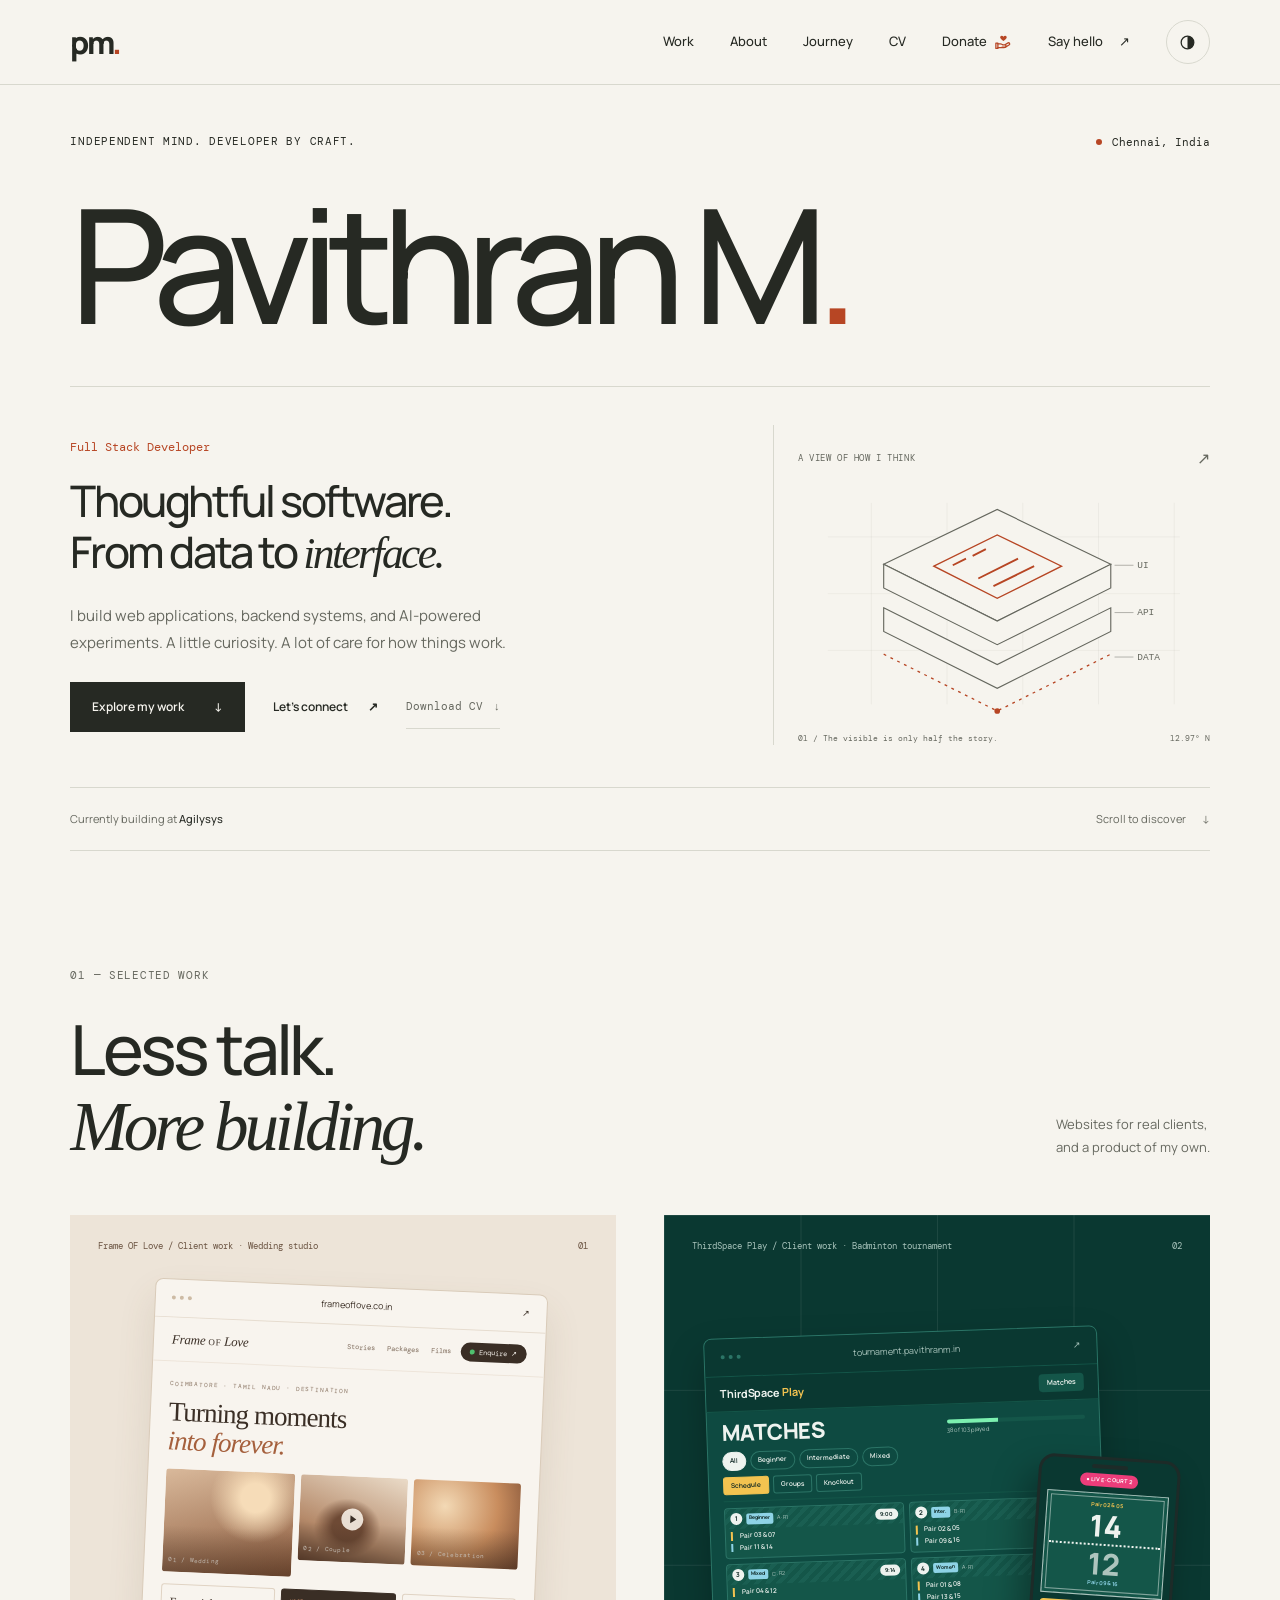
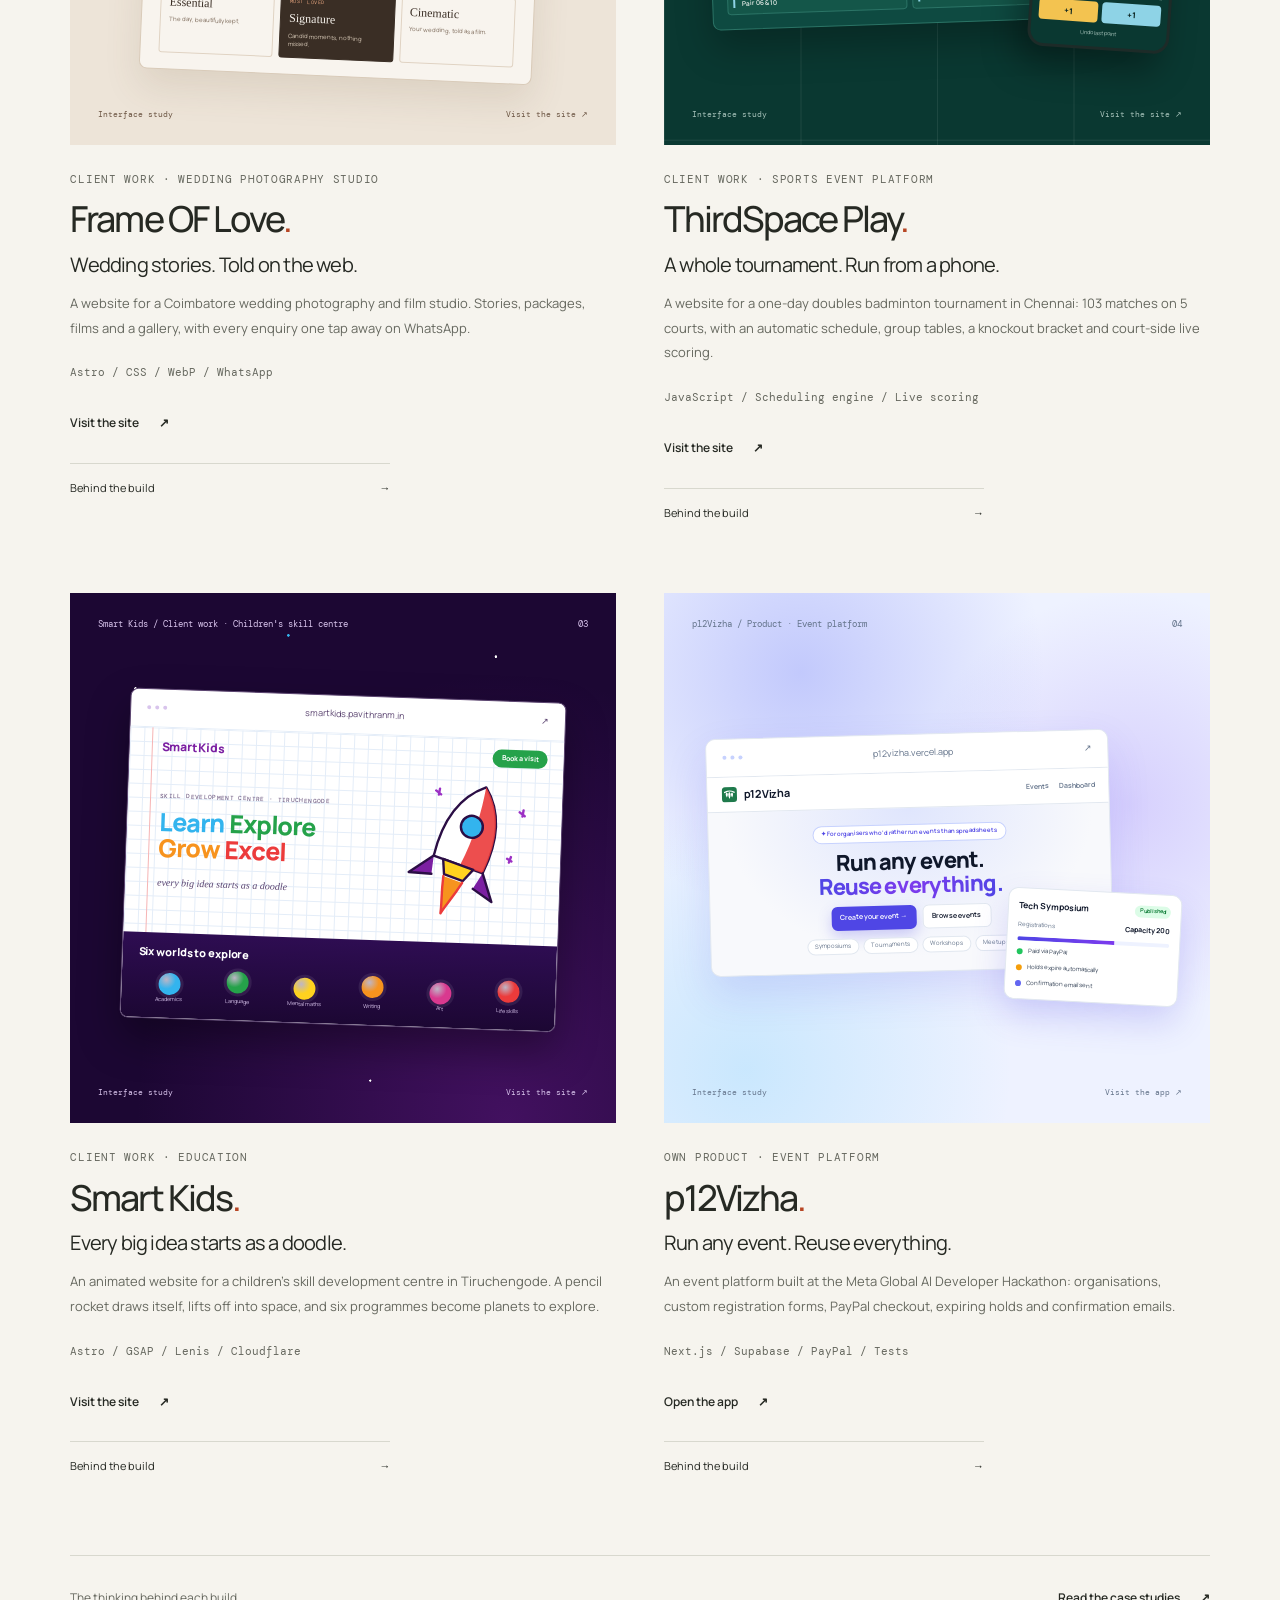
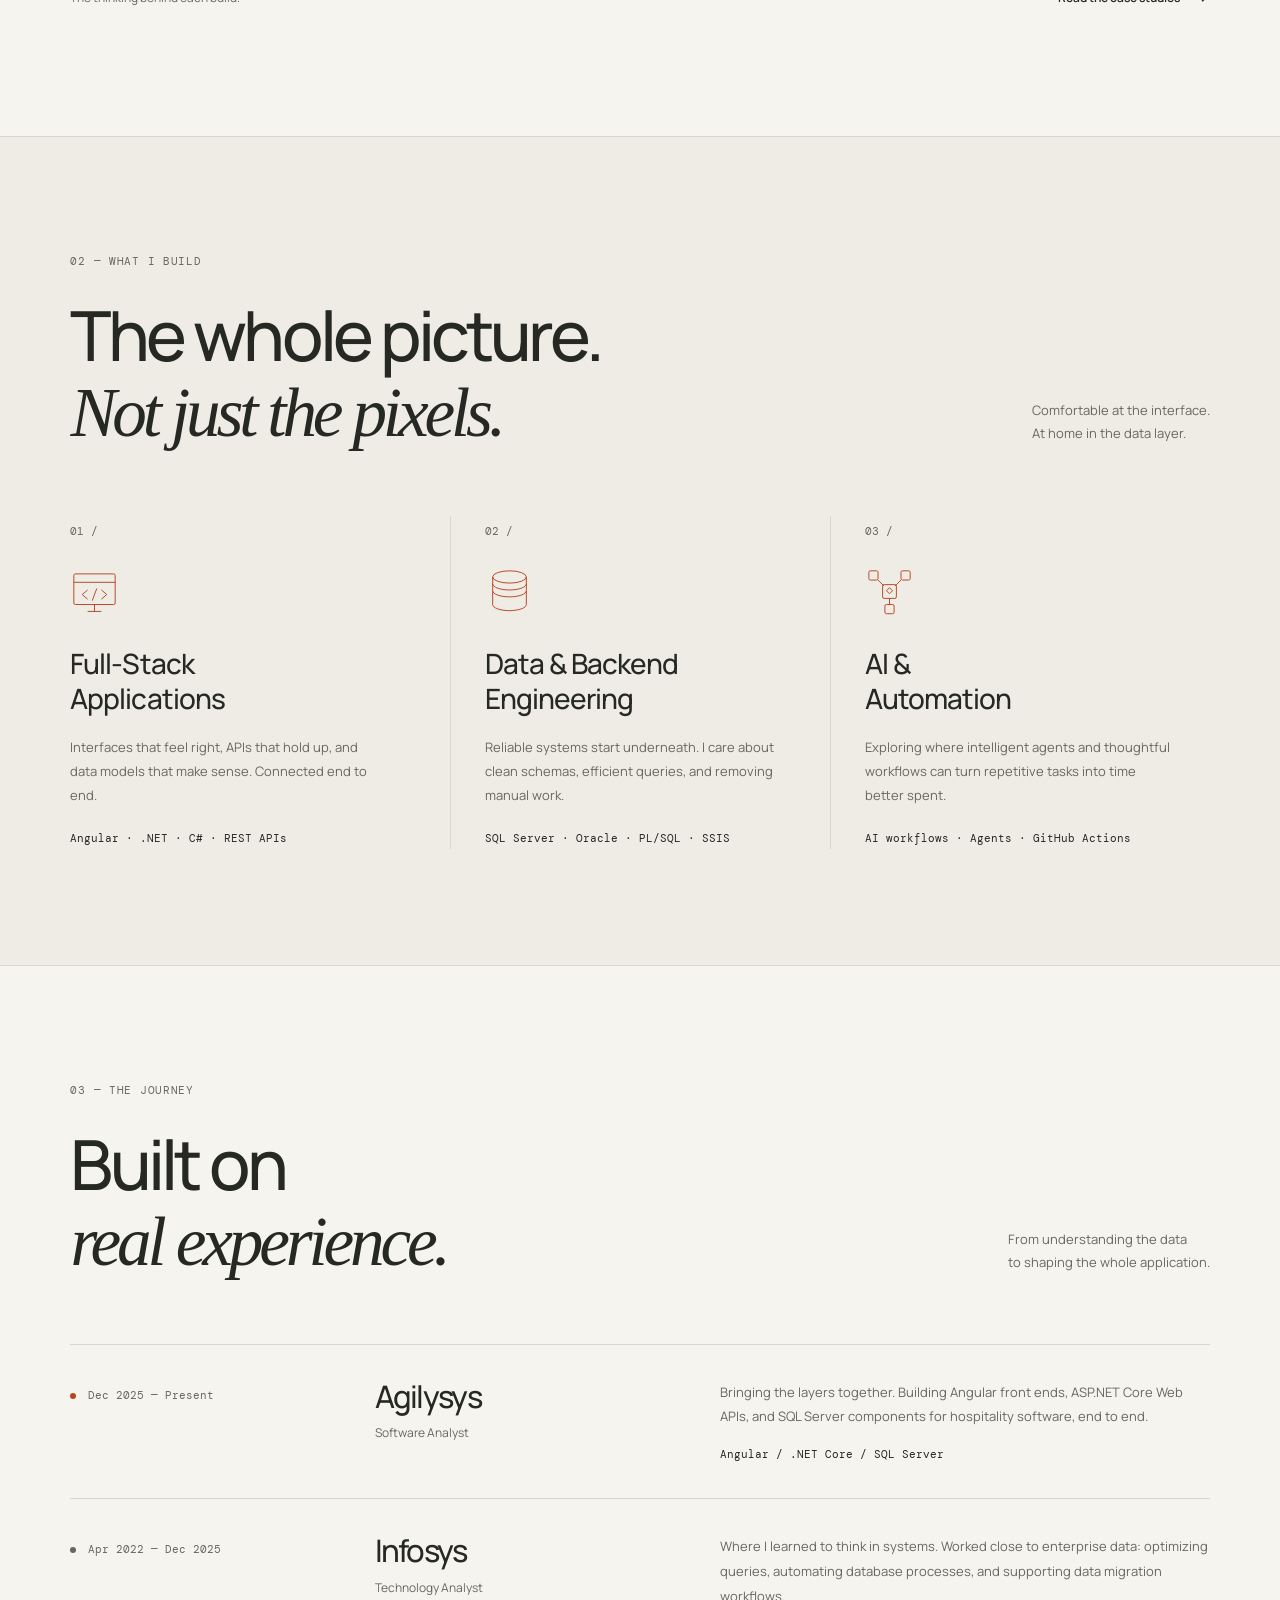
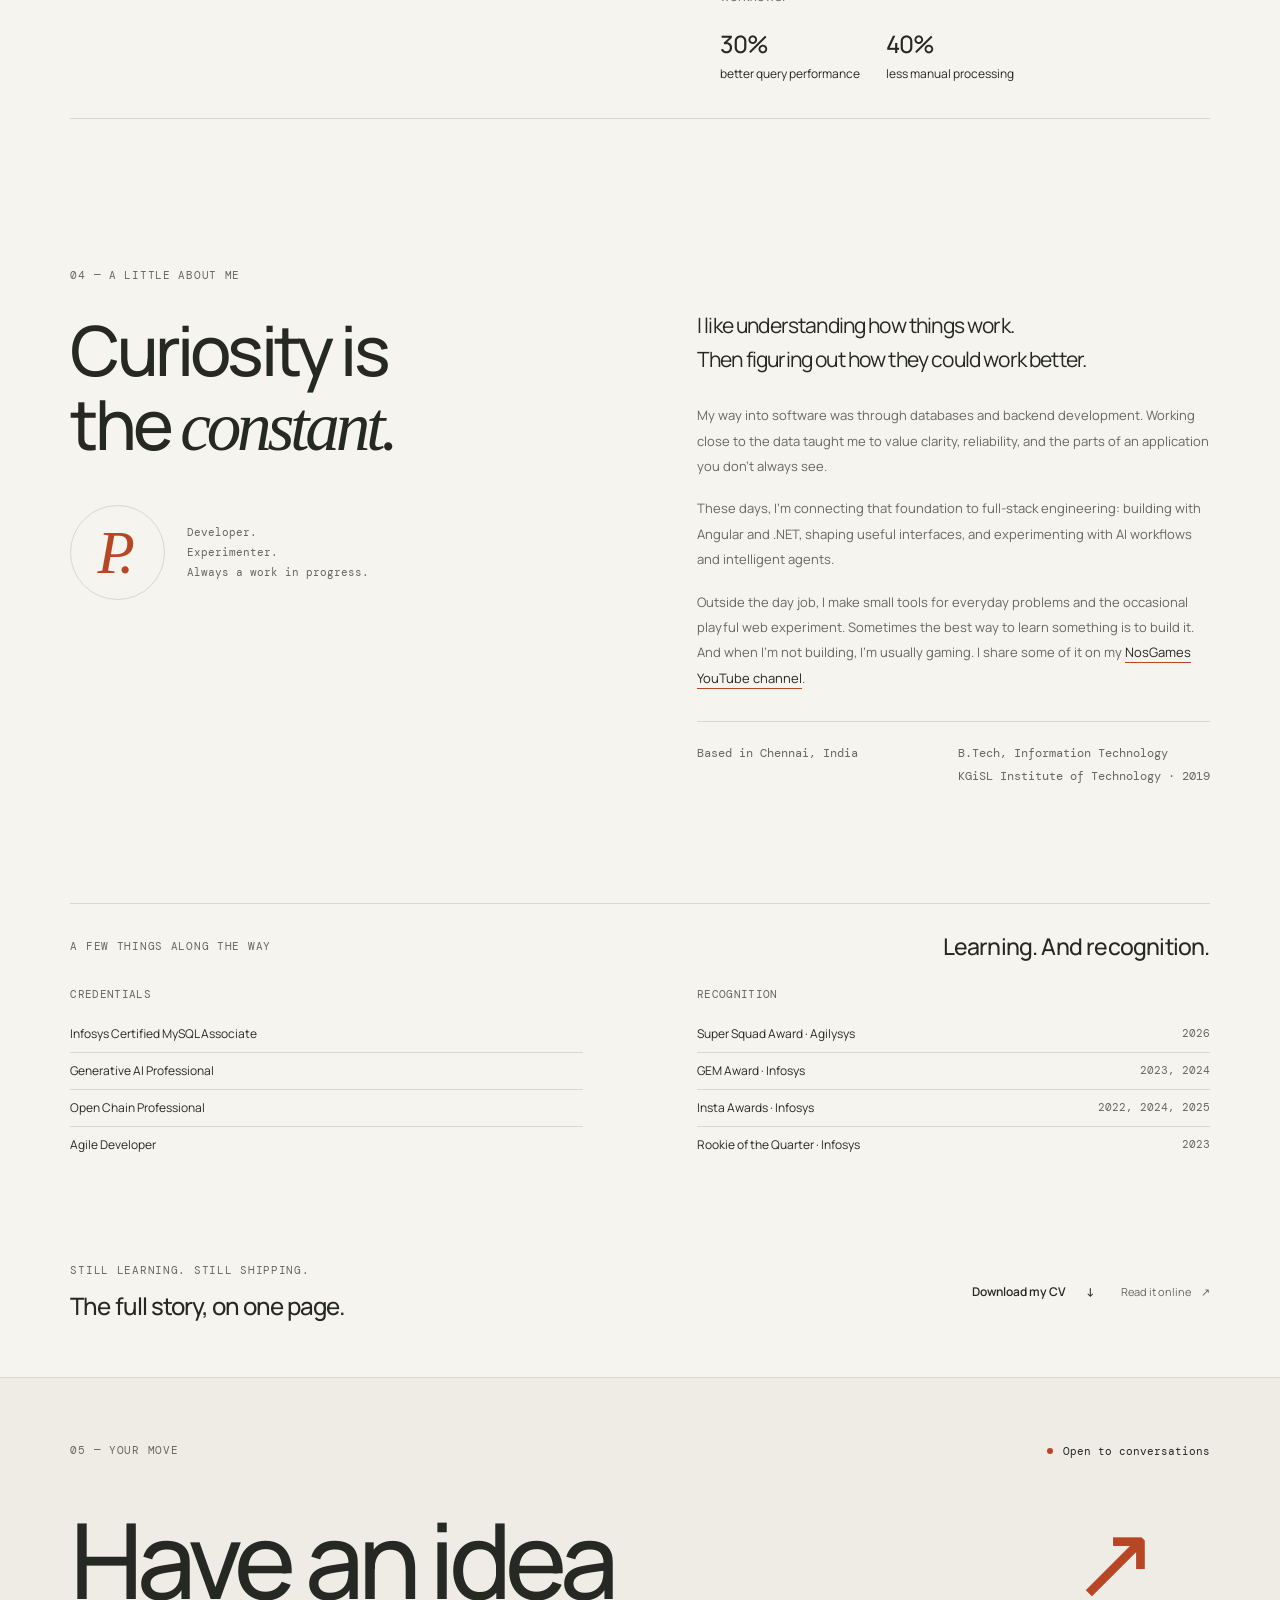
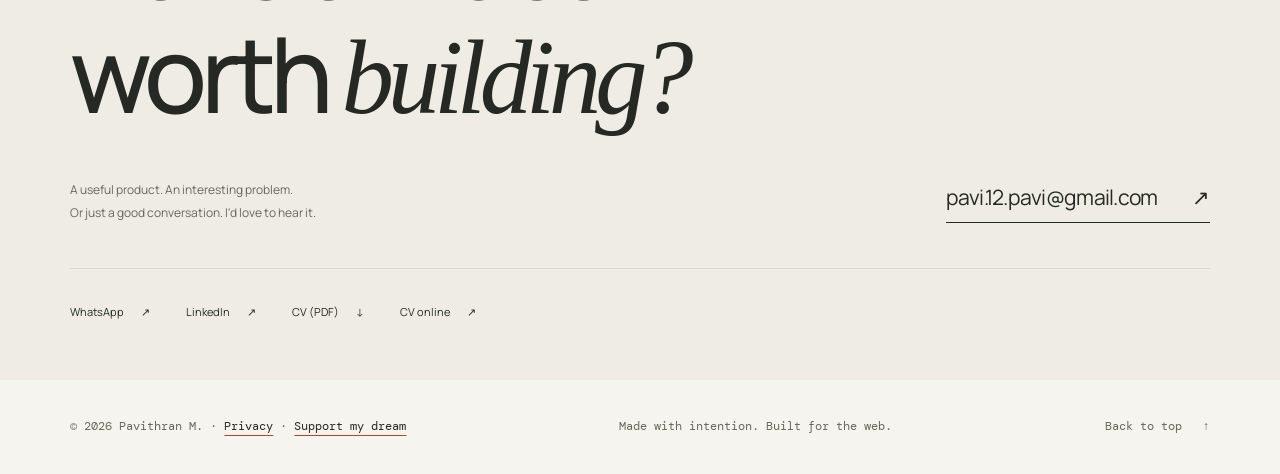
<file: index.html>
<!DOCTYPE html>
<html lang="en">
<head>
  <meta charset="UTF-8">
  <meta name="viewport" content="width=device-width, initial-scale=1">
  <title>Pavithran M. — Full Stack Developer &amp; Builder</title>
  <meta name="description" content="I'm Pavithran, a full-stack developer in Chennai. I build thoughtful web applications, dependable backend systems, and experiments that make everyday things a little better.">
  <meta name="author" content="Pavithran M">
  <meta name="theme-color" content="#f6f4ee" media="(prefers-color-scheme: light)">
  <meta name="theme-color" content="#1c201d" media="(prefers-color-scheme: dark)">
  <link rel="canonical" href="https://pavithranm.in/">
  <link rel="icon" type="image/svg+xml" href="favicon.svg">
  <link rel="icon" type="image/png" sizes="32x32" href="favicon-32x32.png">
  <link rel="apple-touch-icon" href="apple-touch-icon.png">
  <link rel="preload" href="assets/manrope-latin.woff2" as="font" type="font/woff2" crossorigin>
  <script>try{const t=localStorage.getItem('theme');document.documentElement.dataset.theme=t==='dark'||t==='light'?t:matchMedia('(prefers-color-scheme: dark)').matches?'dark':'light'}catch{}</script>
  <link rel="stylesheet" href="style.css">
  <meta property="og:type" content="website">
  <meta property="og:locale" content="en_IN">
  <meta property="og:title" content="Pavithran M. — Full Stack Developer &amp; Builder">
  <meta property="og:description" content="Thoughtful software. From data to interface. Selected work and experiments by Pavithran M.">
  <meta property="og:url" content="https://pavithranm.in/">
  <meta property="og:image" content="https://pavithranm.in/assets/social-preview.png">
  <meta property="og:image:width" content="1200">
  <meta property="og:image:height" content="630">
  <meta property="og:image:alt" content="Pavithran M. — Thoughtful software. From data to interface.">
  <meta name="twitter:card" content="summary_large_image">
  <meta name="twitter:title" content="Pavithran M. — Full Stack Developer &amp; Builder">
  <meta name="twitter:description" content="Thoughtful software. From data to interface.">
  <meta name="twitter:image" content="https://pavithranm.in/assets/social-preview.png">
  <script type="application/ld+json">
  {"@context":"https://schema.org","@graph":[{"@type":"Person","@id":"https://pavithranm.in/#person","name":"Pavithran M","jobTitle":"Software Analyst","url":"https://pavithranm.in/","email":"mailto:pavi.12.pavi@gmail.com","worksFor":{"@type":"Organization","name":"Agilysys"},"address":{"@type":"PostalAddress","addressLocality":"Chennai","addressRegion":"Tamil Nadu","addressCountry":"IN"},"sameAs":["https://www.linkedin.com/in/pavithranm/"],"knowsAbout":["Angular","ASP.NET Core","C#","SQL Server","Oracle","PL/SQL","REST APIs","Workflow Automation"],"alumniOf":{"@type":"CollegeOrUniversity","name":"KGiSL Institute of Technology"}},{"@type":"WebSite","name":"Pavithran M. — Developer & Builder","url":"https://pavithranm.in/","author":{"@id":"https://pavithranm.in/#person"}}]}
  </script>
  <script src="main.js" defer></script>
  <script src="visit-counter.js" defer></script>
</head>
<body id="top">
  <a class="skip-link" href="#main">Skip to content</a>
  <header class="site-header">
    <div class="header-inner container">
      <a class="brand" href="index.html" aria-label="Pavithran M, home">pm<span class="brand-dot">.</span></a>
      <nav class="site-nav" id="site-nav" aria-label="Main navigation">
        <a href="#projects" data-section="projects">Work</a>
        <a href="#about" data-section="about">About</a>
        <a href="#experience" data-section="experience">Journey</a>
        <a href="cv/index.html">CV</a>
        <a class="nav-donate" href="support.html">Donate <svg class="donate-icon" width="18" height="18" viewBox="0 0 24 24" fill="none" stroke="currentColor" stroke-width="1.7" stroke-linecap="round" stroke-linejoin="round" aria-hidden="true"><path d="M12.6 10.6s-3.4-2-4.2-4c-.6-1.5.3-3.1 1.9-3.1 1 0 1.7.5 2.3 1.4.6-.9 1.3-1.4 2.3-1.4 1.6 0 2.5 1.6 1.9 3.1-.8 2-4.2 4-4.2 4Z" fill="currentColor" stroke="none"/><path d="M2.5 13.5h2.7v7H2.5z"/><path d="M5.2 14.4h3.3c.7 0 1.4.2 2 .6l1.3.8h2.9a1.5 1.5 0 0 1 0 3h-4"/><path d="M5.2 19.5h8.3c.6 0 1.2-.2 1.7-.5l5.2-3.3a1.5 1.5 0 0 0-1.6-2.5l-3.7 2.2"/></svg></a>
        <a class="nav-contact" href="#contact" data-section="contact">Say hello <span aria-hidden="true">↗</span></a>
      </nav>
      <div class="header-actions">
        <button class="theme-toggle" type="button" aria-label="Switch to dark theme" hidden>
          <svg width="19" height="19" viewBox="0 0 24 24" fill="none" stroke="currentColor" stroke-width="1.6" aria-hidden="true"><circle cx="12" cy="12" r="8"/><path d="M12 4a8 8 0 0 1 0 16Z" fill="currentColor" stroke="none"/></svg>
        </button>
        <button class="menu-toggle" type="button" aria-expanded="false" aria-controls="site-nav" hidden><span class="menu-label">Menu</span><span class="menu-icon" aria-hidden="true"></span></button>
      </div>
    </div>
  </header>

  <main id="main" tabindex="-1">
    <section class="hero container" aria-labelledby="identity">
      <div class="hero-kicker"><span class="eyebrow">Independent mind. Developer by craft.</span><span class="location"><span class="status-dot" aria-hidden="true"></span> Chennai, India</span></div>
      <h1 id="identity">Pavithran M<span class="accent">.</span></h1>
      <div class="hero-grid">
        <div class="hero-copy">
          <p class="role-label">Full Stack Developer</p>
          <h2>Thoughtful software.<br>From data to <em>interface.</em></h2>
          <p class="hero-intro">I build web applications, backend systems, and AI-powered experiments. A little curiosity. A lot of care for how things work.</p>
          <div class="hero-actions">
            <a class="button button-primary" href="#projects">Explore my work <span aria-hidden="true">↓</span></a>
            <a class="text-link" href="#contact">Let's connect <span aria-hidden="true">↗</span></a>
            <a class="cv-link" href="assets/Pavithran-M-CV.pdf" download="Pavithran-M-CV.pdf">Download CV <span aria-hidden="true">↓</span></a>
          </div>
        </div>
        <figure class="system-study" aria-label="An illustration of my full-stack approach, connecting an interface, an API, and a database">
          <div class="study-heading"><span class="eyebrow">A view of how I think</span><span aria-hidden="true">↗</span></div>
          <svg class="system-drawing" viewBox="0 0 420 260" fill="none" aria-hidden="true">
            <path d="M24 58H396M24 118H396M24 178H396M70 22V235M150 22V235M230 22V235M310 22V235M390 22V235" stroke="currentColor" opacity=".07"/>
            <path d="m83 87 120-58 120 58-120 60Z" fill="var(--study-panel)" stroke="currentColor" stroke-width="1.2"/>
            <path d="m83 87 120 60 120-60v25l-120 60-120-60Z" fill="var(--study-panel)" stroke="currentColor" stroke-width="1.2"/>
            <path d="m83 133 120 60 120-60v25l-120 60-120-60Z" fill="var(--study-panel)" stroke="currentColor" stroke-width="1.2"/>
            <path d="m83 182 120 60 120-60" stroke="var(--accent)" stroke-width="1.4" stroke-dasharray="3 5"/>
            <path d="m136 89 67-33 68 33-68 34Z" stroke="var(--accent)" stroke-width="1.4"/>
            <path d="m156 88 14-7m7-3 14-7m-8 31 42-21m-26 29 43-21" stroke="var(--accent)" stroke-width="2"/>
            <path d="M327 88h20M327 138h20M327 185h20" stroke="currentColor" opacity=".5"/>
            <g fill="currentColor" font-family="monospace" font-size="10"><text x="351" y="91">UI</text><text x="351" y="141">API</text><text x="351" y="188">DATA</text></g>
            <circle cx="203" cy="242" r="3" fill="var(--accent)"/>
          </svg>
          <figcaption><span>01 / The visible is only half the story.</span><span class="study-coordinate">12.97° N</span></figcaption>
        </figure>
      </div>
      <div class="hero-footnote"><span>Currently building at <strong>Agilysys</strong></span><a href="#projects">Scroll to discover <span aria-hidden="true">↓</span></a></div>
    </section>

    <section class="work-section container section-space" id="projects" aria-labelledby="work-title">
      <div class="section-heading reveal"><div><p class="eyebrow section-index">01 — Selected work</p><h2 id="work-title">Less talk.<br><em>More building.</em></h2></div><p class="section-note">Websites for real clients, <br>and a product of my own.</p></div>

      <div class="work-grid">
      <article class="work-card reveal">
        <a class="project-visual fol-visual" href="https://frameoflove.co.in/" target="_blank" rel="noopener noreferrer" aria-label="Visit the Frame OF Love website (opens in a new tab)">
          <div class="visual-topline" aria-hidden="true"><span>Frame OF Love / Client work · Wedding studio</span><span>01</span></div>
          <div aria-hidden="true"><div class="fol-window"><div class="window-bar"><span class="window-dots"><i></i><i></i><i></i></span><span>frameoflove.co.in</span><span>↗</span></div><div class="fol-nav"><span class="fol-brand">Frame <b>OF</b> Love</span><span class="fol-links"><span>Stories</span><span>Packages</span><span>Films</span></span><span class="fol-enquire"><i></i>Enquire ↗</span></div><div class="fol-hero"><span class="fol-eyebrow">COIMBATORE · TAMIL NADU · DESTINATION</span><strong class="fol-headline">Turning moments<br><em>into forever.</em></strong></div><div class="fol-stories"><span class="fol-photo fol-photo-1"><small>01 / Wedding</small></span><span class="fol-photo fol-photo-2"><span class="fol-play"></span><small>02 / Couple</small></span><span class="fol-photo fol-photo-3"><small>03 / Celebration</small></span></div><div class="fol-packages"><span><b>Essential</b><small>The day, beautifully kept.</small></span><span class="fol-loved"><em>MOST LOVED</em><b>Signature</b><small>Candid moments, nothing missed.</small></span><span><b>Cinematic</b><small>Your wedding, told as a film.</small></span></div></div></div>
          <span class="visual-caption" aria-hidden="true">Interface study <span>Visit the site ↗</span></span>
        </a>
        <div class="featured-copy"><p class="eyebrow">Client work · Wedding photography studio</p><h3>Frame OF Love<span class="accent">.</span></h3><p class="project-deck">Wedding stories. <br>Told on the web.</p><p>A website for a Coimbatore wedding photography and film studio. Stories, packages, films and a gallery, with every enquiry one tap away on WhatsApp.</p><p class="project-stack">Astro / CSS / WebP / WhatsApp</p><div class="project-links"><a class="text-link" href="https://frameoflove.co.in/" target="_blank" rel="noopener noreferrer">Visit the site <span aria-hidden="true">↗</span></a></div><a class="project-story-link" href="projects.html#frameoflove">Behind the build <span aria-hidden="true">→</span></a></div>
      </article>
      <article class="work-card reveal">
        <a class="project-visual tsp-visual" href="https://tournament.pavithranm.in/" target="_blank" rel="noopener noreferrer" aria-label="Visit the ThirdSpace Play website (opens in a new tab)">
          <div class="visual-topline" aria-hidden="true"><span>ThirdSpace Play / Client work · Badminton tournament</span><span>02</span></div>
          <div aria-hidden="true"><div class="tsp-stage"><div class="tsp-window"><div class="window-bar"><span class="window-dots"><i></i><i></i><i></i></span><span>tournament.pavithranm.in</span><span>↗</span></div><div class="tsp-nav"><span class="tsp-brand">ThirdSpace <b>Play</b></span><span class="tsp-pill">Matches</span></div><div class="tsp-body"><div class="tsp-head"><strong>MATCHES</strong><span class="tsp-progress"><i></i><small>38 of 103 played</small></span></div><div class="tsp-chips"><span class="on">All</span><span>Beginner</span><span>Intermediate</span><span>Mixed</span></div><div class="tsp-tabs"><span class="on">Schedule</span><span>Groups</span><span>Knockout</span></div><div class="tsp-grid"><span class="tsp-card"><span class="tsp-card-top"><b>1</b><i>Beginner</i><em>A · R1</em><span class="tsp-time">9:00</span></span><span class="tsp-team tsp-a">Pair 03 &amp; 07</span><span class="tsp-team tsp-b">Pair 11 &amp; 14</span></span><span class="tsp-card tsp-live"><span class="tsp-card-top"><b>2</b><i>Inter.</i><em>B · R1</em><span class="tsp-time">9:00</span></span><span class="tsp-team tsp-a">Pair 02 &amp; 05</span><span class="tsp-team tsp-b">Pair 09 &amp; 16</span></span><span class="tsp-card"><span class="tsp-card-top"><b>3</b><i>Mixed</i><em>C · R2</em><span class="tsp-time">9:14</span></span><span class="tsp-team tsp-a">Pair 04 &amp; 12</span><span class="tsp-team tsp-b">Pair 06 &amp; 10</span></span><span class="tsp-card"><span class="tsp-card-top"><b>4</b><i>Women</i><em>A · R1</em><span class="tsp-time">9:14</span></span><span class="tsp-team tsp-a">Pair 01 &amp; 08</span><span class="tsp-team tsp-b">Pair 13 &amp; 15</span></span></div></div></div><div class="tsp-phone"><span class="tsp-phone-notch"></span><span class="tsp-live-tag">● LIVE · COURT 2</span><div class="tsp-court"><span class="tsp-court-name tsp-a">Pair 02 &amp; 05</span><span class="tsp-score">14</span><span class="tsp-net"></span><span class="tsp-score tsp-score-b">12</span><span class="tsp-court-name tsp-b">Pair 09 &amp; 16</span></div><div class="tsp-buttons"><span class="tsp-a">+1</span><span class="tsp-b">+1</span></div><span class="tsp-undo">Undo last point</span></div></div></div>
          <span class="visual-caption" aria-hidden="true">Interface study <span>Visit the site ↗</span></span>
        </a>
        <div class="featured-copy"><p class="eyebrow">Client work · Sports event platform</p><h3>ThirdSpace Play<span class="accent">.</span></h3><p class="project-deck">A whole tournament. <br>Run from a phone.</p><p>A website for a one-day doubles badminton tournament in Chennai: 103 matches on 5 courts, with an automatic schedule, group tables, a knockout bracket and court-side live scoring.</p><p class="project-stack">JavaScript / Scheduling engine / Live scoring</p><div class="project-links"><a class="text-link" href="https://tournament.pavithranm.in/" target="_blank" rel="noopener noreferrer">Visit the site <span aria-hidden="true">↗</span></a></div><a class="project-story-link" href="projects.html#thirdspace">Behind the build <span aria-hidden="true">→</span></a></div>
      </article>
      <article class="work-card reveal">
        <a class="project-visual skc-visual" href="https://smartkids.pavithranm.in/" target="_blank" rel="noopener noreferrer" aria-label="Visit the Smart Kids Skill Development Centre website (opens in a new tab)">
          <div class="visual-topline" aria-hidden="true"><span>Smart Kids / Client work · Children's skill centre</span><span>03</span></div>
          <div aria-hidden="true"><div class="skc-window"><div class="window-bar"><span class="window-dots"><i></i><i></i><i></i></span><span>smartkids.pavithranm.in</span><span>↗</span></div><div class="skc-paper"><div class="skc-nav"><span class="skc-brand">Smart Kids</span><span class="skc-book">Book a visit</span></div><div class="skc-hero"><div><span class="skc-kicker">Skill Development Centre · Tiruchengode</span><strong class="skc-motto"><span style="color:#33b4ee">Learn</span> <span style="color:#25a24a">Explore</span><br><span style="color:#f7931e">Grow</span> <span style="color:#ec3b3b">Excel</span></strong><span class="skc-doodle">every big idea starts as a doodle</span></div><svg class="skc-rocket" viewBox="0 0 120 160" fill="none" stroke="#2b0e45" stroke-width="2.4" stroke-linecap="round" stroke-linejoin="round"><path d="M60 10c22 18 30 46 26 82H34c-4-36 4-64 26-82Z" fill="#ffffff"/><path d="M60 10c22 18 30 46 26 82H62c4-30 2-58-2-82Z" fill="#ec3b3b" stroke="none" opacity=".9"/><circle cx="60" cy="52" r="11" fill="#33b4ee"/><path d="M34 92 16 116l22-6m48-18 18 24-22-6" fill="#7b1fa2"/><path d="M44 92h32l-6 14H50Z" fill="#ffd21f"/><path class="skc-flame" d="M50 108c4 18 8 26 10 36 2-10 6-18 10-36" fill="#f7931e" stroke="#ec3b3b"/><path d="M14 30l6 2m-3-5 1 6M100 22l6 2m-3-5 1 6M104 70l5 1m-2-4v6" stroke="#9b30c4"/></svg></div></div><div class="skc-space"><span class="skc-space-title">Six worlds to explore</span><div class="skc-planets"><span class="skc-planet" style="--p:#33b4ee"><i></i><small>Academics</small></span><span class="skc-planet" style="--p:#25a24a"><i></i><small>Language</small></span><span class="skc-planet" style="--p:#ffd21f"><i></i><small>Mental maths</small></span><span class="skc-planet" style="--p:#f7931e"><i></i><small>Writing</small></span><span class="skc-planet" style="--p:#d9398f"><i></i><small>Art</small></span><span class="skc-planet" style="--p:#ec3b3b"><i></i><small>Life skills</small></span></div></div></div></div>
          <span class="visual-caption" aria-hidden="true">Interface study <span>Visit the site ↗</span></span>
        </a>
        <div class="featured-copy"><p class="eyebrow">Client work · Education</p><h3>Smart Kids<span class="accent">.</span></h3><p class="project-deck">Every big idea <br>starts as a doodle.</p><p>An animated website for a children's skill development centre in Tiruchengode. A pencil rocket draws itself, lifts off into space, and six programmes become planets to explore.</p><p class="project-stack">Astro / GSAP / Lenis / Cloudflare</p><div class="project-links"><a class="text-link" href="https://smartkids.pavithranm.in/" target="_blank" rel="noopener noreferrer">Visit the site <span aria-hidden="true">↗</span></a></div><a class="project-story-link" href="projects.html#smartkids">Behind the build <span aria-hidden="true">→</span></a></div>
      </article>
      <article class="work-card reveal">
        <a class="project-visual viz-visual" href="https://p12vizha.vercel.app/" target="_blank" rel="noopener noreferrer" aria-label="Visit the p12Vizha app (opens in a new tab)"><div class="visual-topline" aria-hidden="true"><span>p12Vizha / Product · Event platform</span><span>04</span></div><div class="viz-stage"><div class="viz-window"><div class="window-bar"><span class="window-dots"><i></i><i></i><i></i></span><span>p12vizha.vercel.app</span><span>↗</span></div><div class="viz-nav"><span class="viz-brand"><svg class="viz-logo" viewBox="0 0 256 256" aria-hidden="true"><path fill="#1F7A4C" d="M60 8H196A52 52 0 0 1 248 60V196A52 52 0 0 1 196 248H60A52 52 0 0 1 8 196V60A52 52 0 0 1 60 8Z"/><path fill="#FFFFFF" d="M52 79.68A161 161 0 0 1 204 79.68A11 11 0 0 1 204 101.68A139 139 0 0 0 52 101.68A11 11 0 0 1 52 79.68ZM86 92C107 101.6 111 132 86 172C61 132 65 101.6 86 92ZM128 86C151.1 99.2 155.5 141 128 196C100.5 141 104.9 99.2 128 86ZM170 92C191 101.6 195 132 170 172C145 132 149 101.6 170 92Z"/></svg>p12Vizha</span><span class="viz-links"><span>Events</span><span>Dashboard</span></span></div><div class="viz-hero"><span class="viz-pill">✦ For organisers who’d rather run events than spreadsheets</span><strong class="viz-title">Run any event.<br><em>Reuse everything.</em></strong><span class="viz-buttons"><b>Create your event →</b><i>Browse events</i></span><span class="viz-chips"><span>Symposiums</span><span>Tournaments</span><span>Workshops</span><span>Meetups</span></span></div></div><div class="viz-panel"><span class="viz-panel-head"><b>Tech Symposium</b><em>Published</em></span><span class="viz-stat"><small>Registrations</small><strong>Capacity 200</strong></span><span class="viz-bar"><i></i></span><span class="viz-row"><span class="viz-dot viz-paid"></span>Paid via PayPal</span><span class="viz-row"><span class="viz-dot viz-pending"></span>Holds expire automatically</span><span class="viz-row"><span class="viz-dot viz-mail"></span>Confirmation email sent</span></div></div><span class="visual-caption" aria-hidden="true">Interface study <span>Visit the app ↗</span></span></a>
        <div class="featured-copy"><p class="eyebrow">Own product · Event platform</p><h3>p12Vizha<span class="accent">.</span></h3><p class="project-deck">Run any event. <br>Reuse everything.</p><p>An event platform built at the Meta Global AI Developer Hackathon: organisations, custom registration forms, PayPal checkout, expiring holds and confirmation emails.</p><p class="project-stack">Next.js / Supabase / PayPal / Tests</p><div class="project-links"><a class="text-link" href="https://p12vizha.vercel.app/" target="_blank" rel="noopener noreferrer">Open the app <span aria-hidden="true">↗</span></a></div><a class="project-story-link" href="projects.html#p12vizha">Behind the build <span aria-hidden="true">→</span></a></div>
      </article>
      </div>

      <div class="work-footer"><p>The thinking behind each build.</p><a class="text-link" href="projects.html">Read the case studies <span aria-hidden="true">↗</span></a></div>
    </section>

    <section class="capabilities-band" id="skills" aria-labelledby="build-title">
      <div class="container section-space"><div class="section-heading reveal"><div><p class="eyebrow section-index">02 — What I build</p><h2 id="build-title">The whole picture.<br><em>Not just the pixels.</em></h2></div><p class="section-note">Comfortable at the interface.<br>At home in the data layer.</p></div>
        <div class="capabilities-grid">
          <article class="capability reveal"><span class="capability-number">01 /</span><svg viewBox="0 0 64 64" fill="none" aria-hidden="true"><rect x="5" y="9" width="54" height="40" rx="2"/><path d="M5 20h54M23 58h18M32 49v9m-9-28-7 6 7 6m18-12 7 6-7 6m-6-14-6 16"/></svg><h3>Full-Stack<br>Applications</h3><p>Interfaces that feel right, APIs that hold up, and data models that make sense. Connected end to end.</p><p class="capability-tools">Angular · .NET · C# · REST APIs</p></article>
          <article class="capability reveal"><span class="capability-number">02 /</span><svg viewBox="0 0 64 64" fill="none" aria-hidden="true"><ellipse cx="32" cy="13" rx="22" ry="8"/><path d="M10 13v18c0 4.4 9.8 8 22 8s22-3.6 22-8V13M10 31v18c0 4.4 9.8 8 22 8s22-3.6 22-8V31M10 22c0 4.4 9.8 8 22 8s22-3.6 22-8"/></svg><h3>Data &amp; Backend<br>Engineering</h3><p>Reliable systems start underneath. I care about clean schemas, efficient queries, and removing manual work.</p><p class="capability-tools">SQL Server · Oracle · PL/SQL · SSIS</p></article>
          <article class="capability reveal"><span class="capability-number">03 /</span><svg viewBox="0 0 64 64" fill="none" aria-hidden="true"><rect x="23" y="23" width="18" height="18" rx="2"/><rect x="5" y="5" width="12" height="12" rx="2"/><rect x="47" y="5" width="12" height="12" rx="2"/><rect x="26" y="49" width="12" height="12" rx="2"/><path d="m17 17 8 8m22-8-8 8M32 41v8m-4-18 4-4 4 4-4 4Z"/></svg><h3>AI &amp;<br>Automation</h3><p>Exploring where intelligent agents and thoughtful workflows can turn repetitive tasks into time better spent.</p><p class="capability-tools">AI workflows · Agents · GitHub Actions</p></article>
        </div>
      </div>
    </section>

    <section class="experience-section container section-space" id="experience" aria-labelledby="experience-title">
      <div class="section-heading reveal"><div><p class="eyebrow section-index">03 — The journey</p><h2 id="experience-title">Built on<br><em>real experience.</em></h2></div><p class="section-note">From understanding the data<br>to shaping the whole application.</p></div>
      <div class="experience-list">
        <article class="experience-row reveal"><div class="experience-date"><span class="status-dot" aria-hidden="true"></span><span><time datetime="2025-12">Dec 2025</time> — Present</span></div><div class="experience-company"><h3>Agilysys</h3><p>Software Analyst</p></div><div class="experience-story"><p>Bringing the layers together. Building Angular front ends, ASP.NET Core Web APIs, and SQL Server components for hospitality software, end to end.</p><span class="experience-focus">Angular / .NET Core / SQL Server</span></div></article>
        <article class="experience-row reveal"><div class="experience-date"><span class="timeline-dot" aria-hidden="true"></span><span><time datetime="2022-04">Apr 2022</time> — <time datetime="2025-12">Dec 2025</time></span></div><div class="experience-company"><h3>Infosys</h3><p>Technology Analyst</p></div><div class="experience-story"><p>Where I learned to think in systems. Worked close to enterprise data: optimizing queries, automating database processes, and supporting data migration workflows.</p><div class="impact-notes"><span><strong>30%</strong> better query performance</span><span><strong>40%</strong> less manual processing</span></div></div></article>
      </div>
    </section>

    <section class="about-section container section-space" id="about" aria-labelledby="about-title">
      <div class="about-title reveal"><p class="eyebrow section-index">04 — A little about me</p><h2 id="about-title">Curiosity is<br>the <em>constant.</em></h2><div class="personal-note"><span class="personal-mark" aria-hidden="true">P.</span><span>Developer.<br>Experimenter.<br>Always a work in progress.</span></div></div>
      <div class="about-copy reveal"><p class="about-lead">I like understanding how things work.<br>Then figuring out how they could work better.</p><p>My way into software was through databases and backend development. Working close to the data taught me to value clarity, reliability, and the parts of an application you don't always see.</p><p>These days, I'm connecting that foundation to full-stack engineering: building with Angular and .NET, shaping useful interfaces, and experimenting with AI workflows and intelligent agents.</p><p>Outside the day job, I make small tools for everyday problems and the occasional playful web experiment. Sometimes the best way to learn something is to build it. And when I'm not building, I'm usually gaming. I share some of it on my <a class="inline-link" href="https://www.youtube.com/@NosGames_p12" target="_blank" rel="noopener noreferrer">NosGames YouTube channel</a>.</p><div class="about-meta"><span>Based in Chennai, India</span><span>B.Tech, Information Technology<br>KGiSL Institute of Technology · 2019</span></div></div>
    </section>

    <section class="credentials-section container" id="certifications" aria-labelledby="credentials-title">
      <div class="credentials-heading"><p class="eyebrow section-index">A few things along the way</p><h2 id="credentials-title">Learning. And recognition.</h2></div>
      <div class="credentials-grid"><div><h3>Credentials</h3><ul class="credential-list"><li>Infosys Certified MySQL Associate</li><li>Generative AI Professional</li><li>Open Chain Professional</li><li>Agile Developer</li></ul></div><div id="awards"><h3>Recognition</h3><ul class="credential-list"><li><span>Super Squad Award · Agilysys</span><span>2026</span></li><li><span>GEM Award · Infosys</span><span>2023, 2024</span></li><li><span>Insta Awards · Infosys</span><span>2022, 2024, 2025</span></li><li><span>Rookie of the Quarter · Infosys</span><span>2023</span></li></ul></div></div>
    </section>

    <aside class="activity-strip container" id="stats" aria-labelledby="activity-title"><div><p class="eyebrow" id="contributions">Still learning. Still shipping.</p><h2 id="activity-title">The full story, on one page.</h2></div><div class="activity-links"><a class="text-link" href="assets/Pavithran-M-CV.pdf" download="Pavithran-M-CV.pdf">Download my CV <span aria-hidden="true">↓</span></a><a class="quiet-link" href="cv/index.html">Read it online <span aria-hidden="true">↗</span></a></div></aside>

    <section class="contact-section" id="contact" aria-labelledby="contact-title"><div class="container"><div class="contact-top"><p class="eyebrow section-index">05 — Your move</p><span class="location"><span class="status-dot" aria-hidden="true"></span> Open to conversations</span></div><h2 id="contact-title">Have an idea<br>worth <em>building?</em><span class="contact-arrow" aria-hidden="true">↗</span></h2><div class="contact-bottom"><p>A useful product. An interesting problem.<br>Or just a good conversation. I'd love to hear it.</p><a class="email-link" href="mailto:pavi.12.pavi@gmail.com">pavi.12.pavi@gmail.com <span aria-hidden="true">↗</span></a></div><div class="social-links"><a href="https://wa.me/919789612615?text=Hi%20Pavithran%2C%20I%20found%20you%20on%20pavithranm.in." target="_blank" rel="noopener noreferrer">WhatsApp <span aria-hidden="true">↗</span></a><a href="https://www.linkedin.com/in/pavithranm/" target="_blank" rel="noopener noreferrer">LinkedIn <span aria-hidden="true">↗</span></a><a href="assets/Pavithran-M-CV.pdf" download="Pavithran-M-CV.pdf">CV (PDF) <span aria-hidden="true">↓</span></a><a href="cv/index.html">CV online <span aria-hidden="true">↗</span></a></div></div></section>
  </main>
  <footer class="site-footer container"><p>© <span data-year>2026</span> Pavithran M. · <a href="privacy-policy.html">Privacy</a> · <a href="support.html">Support my dream</a></p><p>Made with intention. Built for the web.<span class="visit-count" data-visit-count hidden> · <span data-visit-number>0</span> <span data-visit-label>visits</span></span></p><a class="back-to-top" href="#top">Back to top <span aria-hidden="true">↑</span></a></footer>
</body>
</html>
</file>
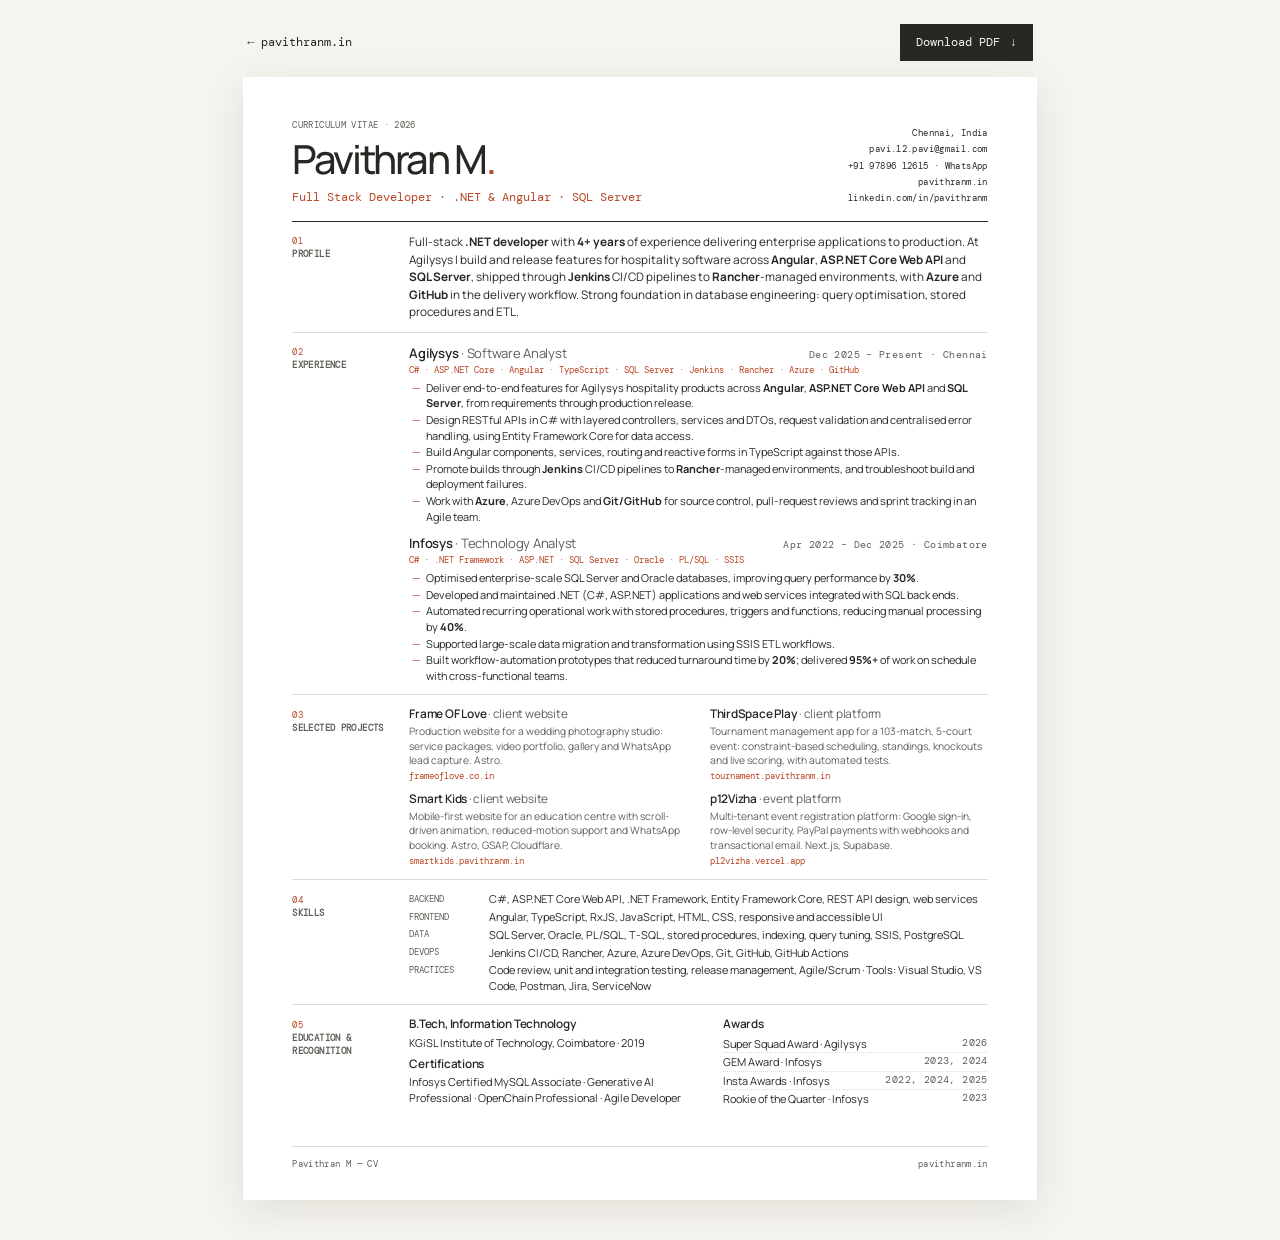
<file: cv/index.html>
<!DOCTYPE html>
<html lang="en">
<head>
  <meta charset="UTF-8">
  <meta name="viewport" content="width=device-width, initial-scale=1">
  <title>Pavithran M — CV</title>
  <meta name="description" content="CV of Pavithran M, full-stack .NET and Angular developer in Chennai.">
  <meta name="robots" content="noindex">
  <link rel="canonical" href="https://pavithranm.in/cv/">
  <link rel="icon" type="image/svg+xml" href="../favicon.svg">
  <!-- Source for assets/Pavithran-M-CV.pdf. To regenerate: open in Chrome, Print → Save as PDF, A4, margins None, Background graphics on. -->
  <style>
    @font-face{font-family:Manrope;src:url('../assets/manrope-latin.woff2') format('woff2');font-weight:400 800;font-display:swap}
    @font-face{font-family:'DM Mono';src:url('../assets/dm-mono-latin.woff2') format('woff2');font-weight:400;font-display:swap}
    :root{--paper:#fff;--bg:#f6f4ee;--text:#262923;--muted:#5d5f57;--line:#dcdcd2;--accent:#b74624;--sans:Manrope,'Segoe UI',sans-serif;--mono:'DM Mono',Consolas,monospace;--serif:Georgia,'Times New Roman',serif}
    @page{size:A4;margin:0}
    *{box-sizing:border-box}
    html{background:var(--bg)}
    body{margin:0;font-family:var(--sans);color:var(--text);font-size:8.2pt;line-height:1.42;-webkit-font-smoothing:antialiased;-webkit-print-color-adjust:exact;print-color-adjust:exact}
    a{color:inherit;text-decoration:none}
    h1,h2,h3,p,ul{margin:0}
    .toolbar{max-width:210mm;margin:24px auto 0;display:flex;justify-content:space-between;align-items:center;gap:16px;padding-inline:4px;font-family:var(--mono);font-size:12px}
    .toolbar a{display:inline-flex;gap:10px;align-items:center;padding:10px 16px;background:var(--text);color:var(--bg)}
    .toolbar a:hover{background:var(--accent)}
    .toolbar .back{background:none;color:var(--text);padding-inline:0}
    .toolbar .back:hover{background:none;text-decoration:underline}
    .sheet{width:210mm;min-height:297mm;margin:16px auto 40px;background:var(--paper);padding:11mm 13mm 7.5mm;box-shadow:0 10px 40px #2629231a;display:flex;flex-direction:column}
    .eyebrow,.label,.meta,.contact,.footer{font-family:var(--mono);letter-spacing:.04em}
    header{display:grid;grid-template-columns:1fr auto;gap:8mm;align-items:end;padding-bottom:4mm;border-bottom:1px solid var(--text)}
    .eyebrow{font-size:7pt;text-transform:uppercase;color:var(--muted);margin-bottom:2mm}
    h1{font-size:30pt;font-weight:500;letter-spacing:-.06em;line-height:1}
    .accent{color:var(--accent)}
    .role{font-family:var(--mono);font-size:9pt;color:var(--accent);margin-top:2.5mm}
    .contact{list-style:none;padding:0;font-size:7.1pt;line-height:1.7;text-align:right}
    section{display:grid;grid-template-columns:27mm 1fr;gap:4mm;padding-block:2.9mm;border-bottom:1px solid var(--line)}
    section:last-of-type{border-bottom:0}
    .label{font-size:7pt;text-transform:uppercase;color:var(--muted);padding-top:.6mm}
    .label b{display:block;font-weight:400;color:var(--accent)}
    .summary{font-size:8.8pt;line-height:1.5}
    .summary em{font-family:var(--serif);font-size:9.3pt}
    .job+.job{margin-top:2.6mm}
    .job-head{display:flex;justify-content:space-between;align-items:baseline;gap:4mm}
    h3{font-size:9.8pt;font-weight:600;letter-spacing:-.02em}
    h3 span{font-weight:400;color:var(--muted)}
    .meta{font-size:7.3pt;color:var(--muted);white-space:nowrap}
    .stack{font-family:var(--mono);font-size:6.9pt;color:var(--accent);margin:.4mm 0 .8mm}
    ul.points{padding-left:3.6mm}
    ul.points li{padding-left:.8mm;margin-top:.3mm}
    ul.points li::marker{color:var(--accent);content:'— '}
    .side{display:grid;grid-template-columns:1fr 1fr;gap:2mm 6mm}
    .side h3{font-size:8.9pt}
    .side p{color:var(--muted);font-size:7.7pt;line-height:1.4;margin-top:.3mm}
    .side .link{font-family:var(--mono);font-size:7pt;color:var(--accent)}
    dl.skills{display:grid;grid-template-columns:18mm 1fr;gap:.6mm 3mm;margin:0}
    dl.skills dt{font-family:var(--mono);font-size:6.9pt;text-transform:uppercase;color:var(--muted);padding-top:.4mm}
    dl.skills dd{margin:0}
    .two{display:grid;grid-template-columns:1.1fr 1fr;gap:6mm}
    .two h3{font-size:8.8pt;margin-bottom:.5mm}
    .plain{list-style:none;padding:0}
    .plain li{display:flex;justify-content:space-between;gap:3mm;padding-block:.25mm;border-bottom:1px dotted var(--line)}
    .plain li:last-child{border-bottom:0}
    .plain .meta{white-space:nowrap}
    .footer{margin-top:auto;padding-top:3mm;display:flex;justify-content:space-between;font-size:6.8pt;color:var(--muted);border-top:1px solid var(--line)}
    @media print{html{background:none}.toolbar{display:none}.sheet{margin:0;box-shadow:none}}
    @media screen and (max-width:820px){.sheet{width:auto;min-height:0;margin:12px;padding:24px 18px}.toolbar{margin:16px 12px 0}header,section,.side,.two{grid-template-columns:1fr}.contact{text-align:left}h1{font-size:40px}section{gap:6px}.job-head{flex-direction:column;gap:2px}dl.skills{grid-template-columns:1fr}dl.skills dd{margin-bottom:6px}}
  </style>
  <script src="../visit-counter.js" defer></script>
</head>
<body>
  <nav class="toolbar" aria-label="CV actions"><a class="back" href="../index.html">← pavithranm.in</a><a href="../assets/Pavithran-M-CV.pdf" download>Download PDF <span aria-hidden="true">↓</span></a></nav>
  <main class="sheet">
    <header>
      <div>
        <p class="eyebrow">Curriculum vitae · 2026</p>
        <h1>Pavithran M<span class="accent">.</span></h1>
        <p class="role">Full Stack Developer · .NET &amp; Angular · SQL Server</p>
      </div>
      <ul class="contact">
        <li>Chennai, India</li>
        <li><a href="mailto:pavi.12.pavi@gmail.com">pavi.12.pavi@gmail.com</a></li>
        <li><a href="https://wa.me/919789612615">+91 97896 12615 · WhatsApp</a></li>
        <li><a href="https://pavithranm.in/">pavithranm.in</a></li>
        <li><a href="https://www.linkedin.com/in/pavithranm/">linkedin.com/in/pavithranm</a></li>
              </ul>
    </header>

    <section aria-labelledby="profile">
      <h2 class="label" id="profile"><b>01</b>Profile</h2>
      <p class="summary">Full-stack <strong>.NET developer</strong> with <strong>4+ years</strong> of experience delivering enterprise applications to production. At Agilysys I build and release features for hospitality software across <strong>Angular</strong>, <strong>ASP.NET Core Web API</strong> and <strong>SQL Server</strong>, shipped through <strong>Jenkins</strong> CI/CD pipelines to <strong>Rancher</strong>-managed environments, with <strong>Azure</strong> and <strong>GitHub</strong> in the delivery workflow. Strong foundation in database engineering: query optimisation, stored procedures and ETL.</p>
    </section>

    <section aria-labelledby="experience">
      <h2 class="label" id="experience"><b>02</b>Experience</h2>
      <div>
        <article class="job">
          <div class="job-head"><h3>Agilysys <span>· Software Analyst</span></h3><span class="meta">Dec 2025 – Present · Chennai</span></div>
          <p class="stack">C# · ASP.NET Core · Angular · TypeScript · SQL Server · Jenkins · Rancher · Azure · GitHub</p>
          <ul class="points">
            <li>Deliver end-to-end features for Agilysys hospitality products across <strong>Angular</strong>, <strong>ASP.NET Core Web API</strong> and <strong>SQL Server</strong>, from requirements through production release.</li>
            <li>Design RESTful APIs in C# with layered controllers, services and DTOs, request validation and centralised error handling, using Entity Framework Core for data access.</li>
            <li>Build Angular components, services, routing and reactive forms in TypeScript against those APIs.</li>
            <li>Promote builds through <strong>Jenkins</strong> CI/CD pipelines to <strong>Rancher</strong>-managed environments, and troubleshoot build and deployment failures.</li>
            <li>Work with <strong>Azure</strong>, Azure DevOps and <strong>Git/GitHub</strong> for source control, pull-request reviews and sprint tracking in an Agile team.</li>
          </ul>
        </article>
        <article class="job">
          <div class="job-head"><h3>Infosys <span>· Technology Analyst</span></h3><span class="meta">Apr 2022 – Dec 2025 · Coimbatore</span></div>
          <p class="stack">C# · .NET Framework · ASP.NET · SQL Server · Oracle · PL/SQL · SSIS</p>
          <ul class="points">
            <li>Optimised enterprise-scale SQL Server and Oracle databases, improving query performance by <strong>30%</strong>.</li>
            <li>Developed and maintained .NET (C#, ASP.NET) applications and web services integrated with SQL back ends.</li>
            <li>Automated recurring operational work with stored procedures, triggers and functions, reducing manual processing by <strong>40%</strong>.</li>
            <li>Supported large-scale data migration and transformation using SSIS ETL workflows.</li>
            <li>Built workflow-automation prototypes that reduced turnaround time by <strong>20%</strong>; delivered <strong>95%+</strong> of work on schedule with cross-functional teams.</li>
          </ul>
        </article>
      </div>
    </section>

    <section aria-labelledby="side">
      <h2 class="label" id="side"><b>03</b>Selected projects</h2>
      <div class="side">
        <div><h3>Frame OF Love <span>· client website</span></h3><p>Production website for a wedding photography studio: service packages, video portfolio, gallery and WhatsApp lead capture. Astro.</p><a class="link" href="https://frameoflove.co.in/">frameoflove.co.in</a></div>
        <div><h3>ThirdSpace Play <span>· client platform</span></h3><p>Tournament management app for a 103-match, 5-court event: constraint-based scheduling, standings, knockouts and live scoring, with automated tests.</p><a class="link" href="https://tournament.pavithranm.in/">tournament.pavithranm.in</a></div>
        <div><h3>Smart Kids <span>· client website</span></h3><p>Mobile-first website for an education centre with scroll-driven animation, reduced-motion support and WhatsApp booking. Astro, GSAP, Cloudflare.</p><a class="link" href="https://smartkids.pavithranm.in/">smartkids.pavithranm.in</a></div>
        <div><h3>p12Vizha <span>· event platform</span></h3><p>Multi-tenant event registration platform: Google sign-in, row-level security, PayPal payments with webhooks and transactional email. Next.js, Supabase.</p><a class="link" href="https://p12vizha.vercel.app/">p12vizha.vercel.app</a></div>
      </div>
    </section>

    <section aria-labelledby="skills">
      <h2 class="label" id="skills"><b>04</b>Skills</h2>
      <dl class="skills">
        <dt>Backend</dt><dd>C#, ASP.NET Core Web API, .NET Framework, Entity Framework Core, REST API design, web services</dd>
        <dt>Frontend</dt><dd>Angular, TypeScript, RxJS, JavaScript, HTML, CSS, responsive and accessible UI</dd>
        <dt>Data</dt><dd>SQL Server, Oracle, PL/SQL, T-SQL, stored procedures, indexing, query tuning, SSIS, PostgreSQL</dd>
        <dt>DevOps</dt><dd>Jenkins CI/CD, Rancher, Azure, Azure DevOps, Git, GitHub, GitHub Actions</dd>
        <dt>Practices</dt><dd>Code review, unit and integration testing, release management, Agile/Scrum · Tools: Visual Studio, VS Code, Postman, Jira, ServiceNow</dd>
      </dl>
    </section>

    <section aria-labelledby="education">
      <h2 class="label" id="education"><b>05</b>Education &amp; recognition</h2>
      <div class="two">
        <div>
          <h3>B.Tech, Information Technology</h3>
          <p>KGiSL Institute of Technology, Coimbatore · 2019</p>
          <h3 style="margin-top:1.4mm">Certifications</h3>
          <p>Infosys Certified MySQL Associate · Generative AI Professional · OpenChain Professional · Agile Developer</p>
        </div>
        <div>
          <h3>Awards</h3>
          <ul class="plain">
            <li><span>Super Squad Award · Agilysys</span><span class="meta">2026</span></li>
            <li><span>GEM Award · Infosys</span><span class="meta">2023, 2024</span></li>
            <li><span>Insta Awards · Infosys</span><span class="meta">2022, 2024, 2025</span></li>
            <li><span>Rookie of the Quarter · Infosys</span><span class="meta">2023</span></li>
          </ul>
        </div>
      </div>
    </section>

    <p class="footer"><span>Pavithran M — CV</span><span>pavithranm.in</span></p>
  </main>
</body>
</html>
</file>
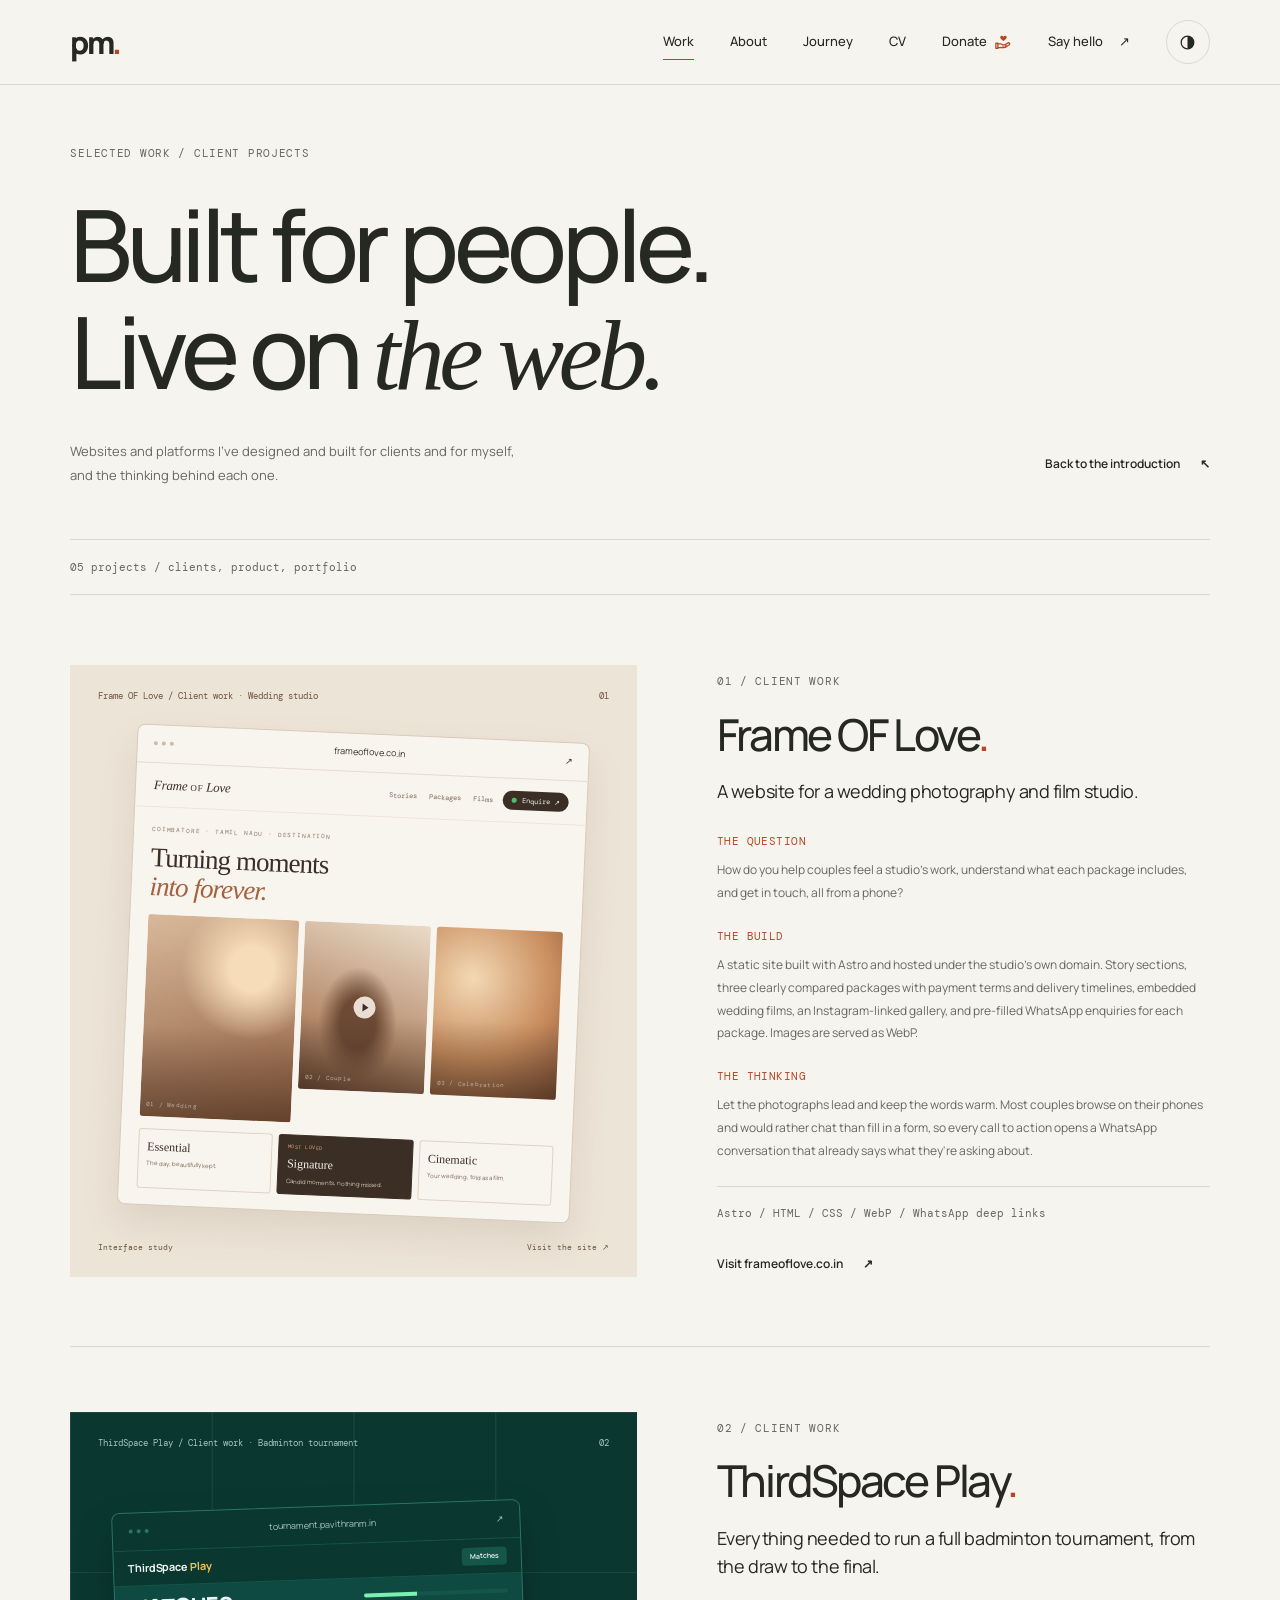
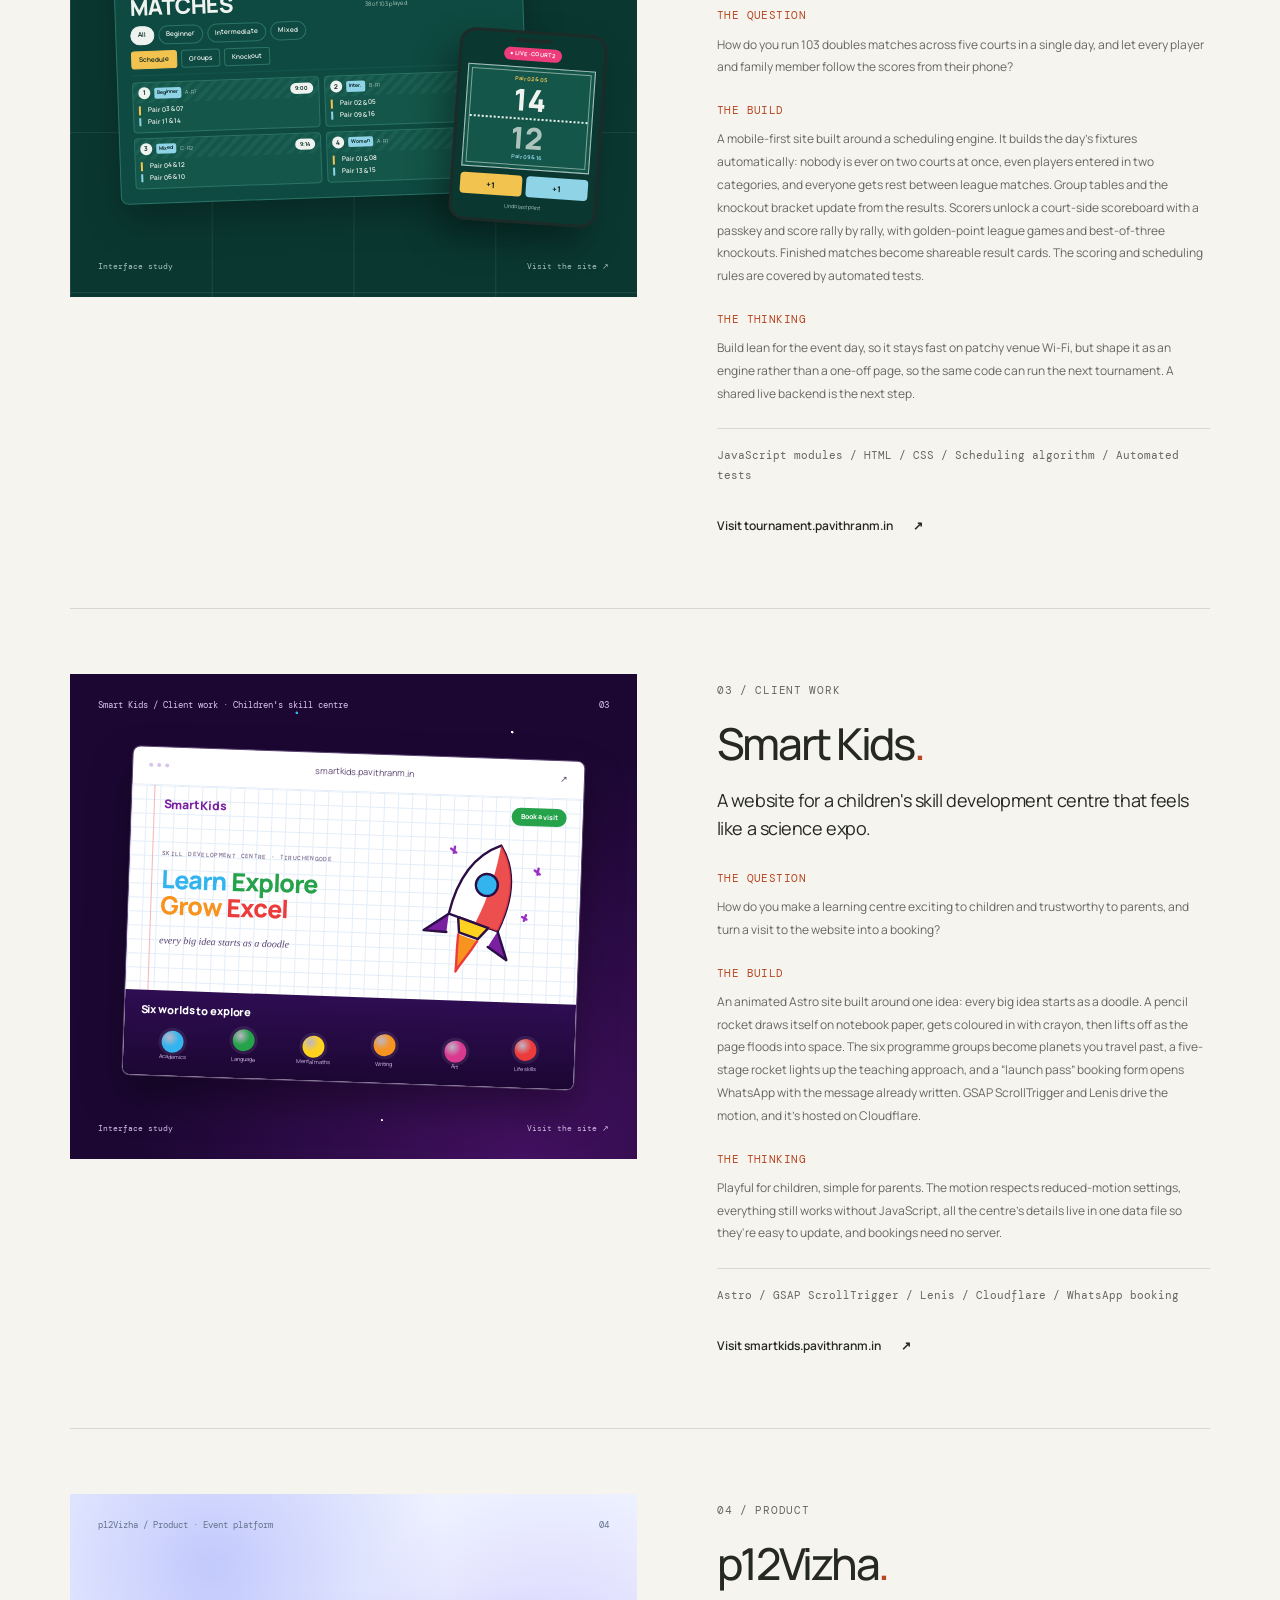
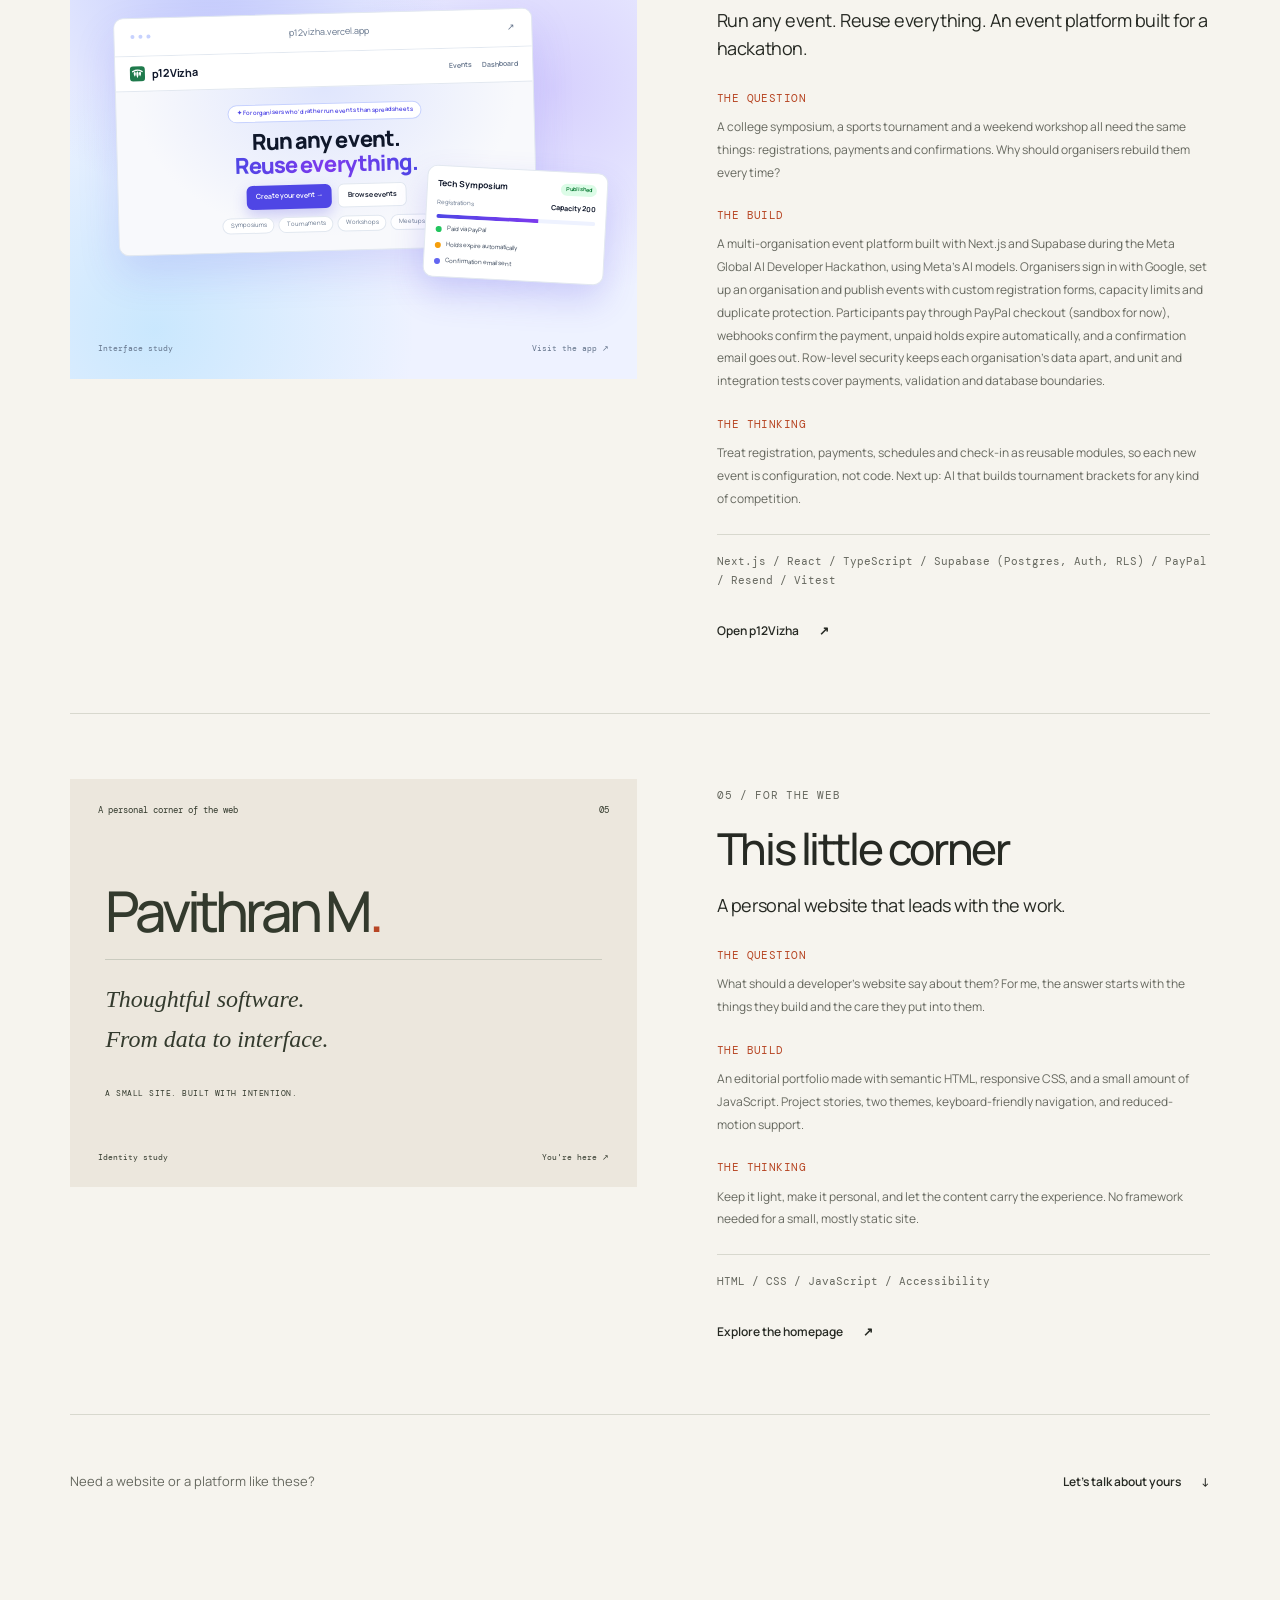
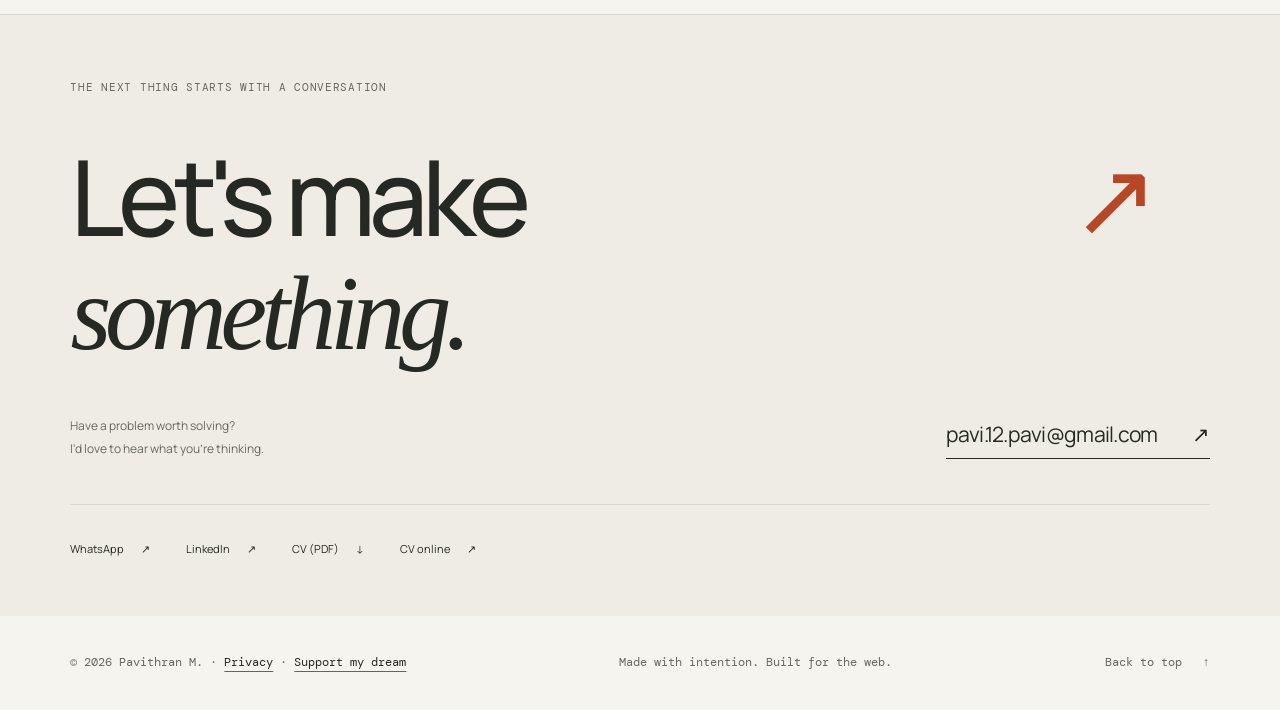
<file: InOfficeIQ/index.html>
<!DOCTYPE html>
<html lang="en">
  <head>
    <meta charset="UTF-8">
    <meta name="viewport" content="width=device-width, initial-scale=1">
    <meta name="robots" content="noindex">
    <meta http-equiv="refresh" content="0; url=../projects.html">
    <title>Redirecting…</title>
  </head>
  <body>
    <p>This page has moved. <a href="../projects.html">See my projects</a>.</p>
  </body>
</html>
</file>
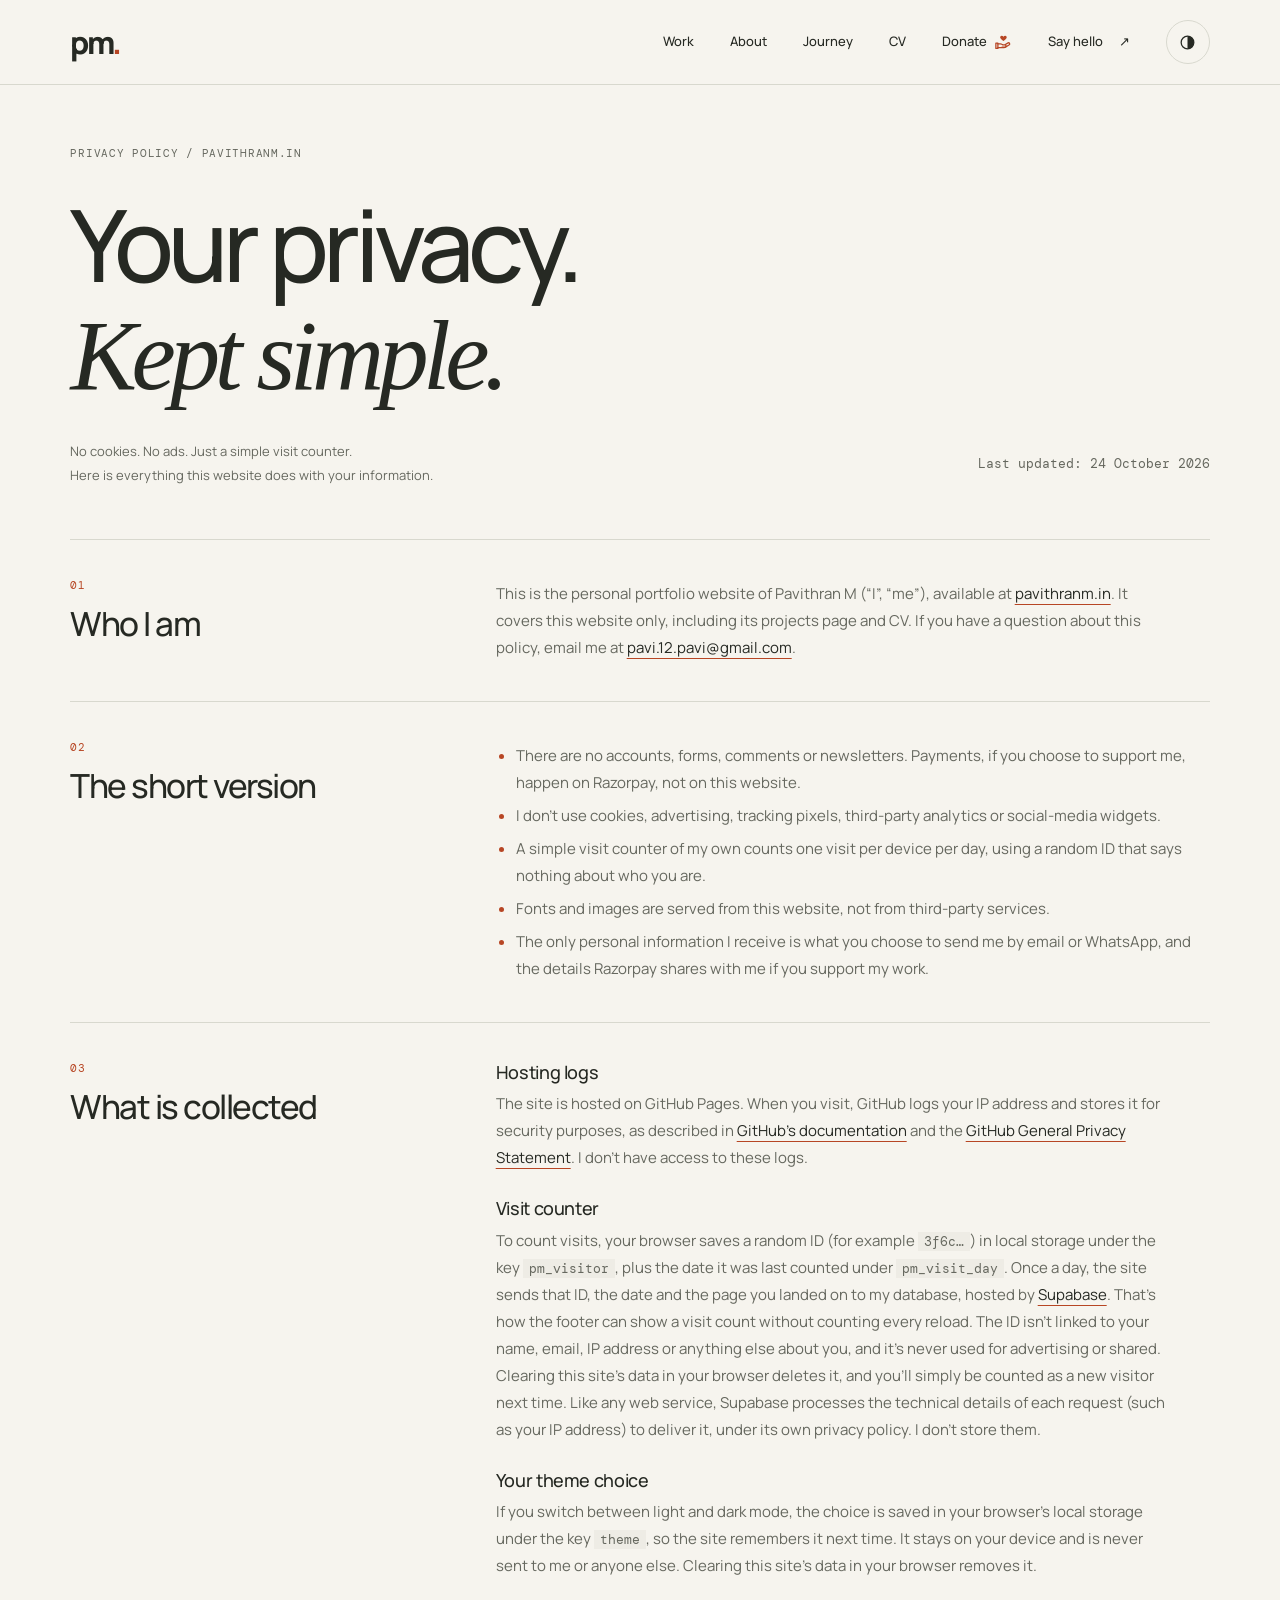
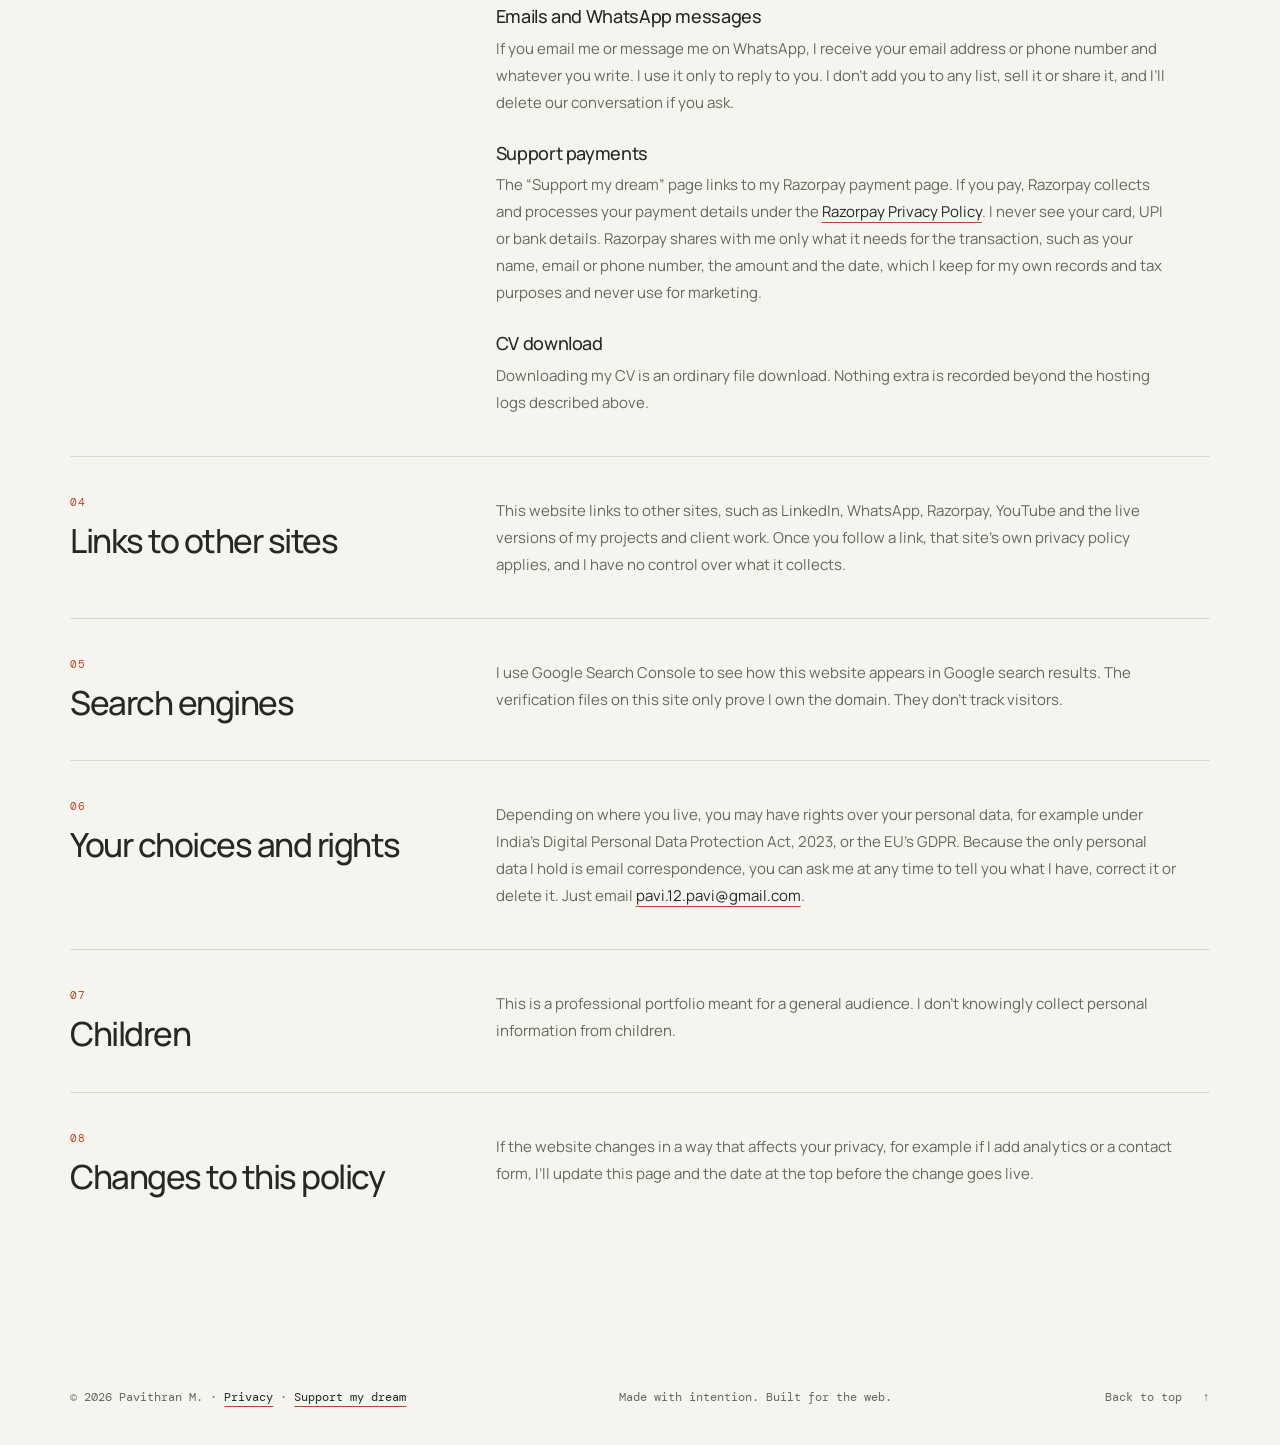
<file: privacy-policy.html>
<!DOCTYPE html>
<html lang="en">
<head>
  <meta charset="UTF-8">
  <meta name="viewport" content="width=device-width, initial-scale=1">
  <title>Privacy Policy — Pavithran M.</title>
  <meta name="description" content="How pavithranm.in handles your information: no cookies, no analytics, no tracking. What the host logs, what your browser stores, and how to contact me.">
  <meta name="author" content="Pavithran M">
  <meta name="theme-color" content="#f6f4ee" media="(prefers-color-scheme: light)">
  <meta name="theme-color" content="#1c201d" media="(prefers-color-scheme: dark)">
  <link rel="canonical" href="https://pavithranm.in/privacy-policy.html">
  <link rel="icon" type="image/svg+xml" href="favicon.svg">
  <link rel="icon" type="image/png" sizes="32x32" href="favicon-32x32.png">
  <link rel="apple-touch-icon" href="apple-touch-icon.png">
  <link rel="preload" href="assets/manrope-latin.woff2" as="font" type="font/woff2" crossorigin>
  <script>try{const t=localStorage.getItem('theme');document.documentElement.dataset.theme=t==='dark'||t==='light'?t:matchMedia('(prefers-color-scheme: dark)').matches?'dark':'light'}catch{}</script>
  <link rel="stylesheet" href="style.css">
  <script src="main.js" defer></script>
  <script src="visit-counter.js" defer></script>
</head>
<body id="top">
  <a class="skip-link" href="#main">Skip to content</a>
  <header class="site-header"><div class="header-inner container">
    <a class="brand" href="index.html" aria-label="Pavithran M, home">pm<span class="brand-dot">.</span></a>
    <nav class="site-nav" id="site-nav" aria-label="Main navigation"><a href="projects.html">Work</a><a href="index.html#about">About</a><a href="index.html#experience">Journey</a><a href="cv/index.html">CV</a><a class="nav-donate" href="support.html">Donate <svg class="donate-icon" width="18" height="18" viewBox="0 0 24 24" fill="none" stroke="currentColor" stroke-width="1.7" stroke-linecap="round" stroke-linejoin="round" aria-hidden="true"><path d="M12.6 10.6s-3.4-2-4.2-4c-.6-1.5.3-3.1 1.9-3.1 1 0 1.7.5 2.3 1.4.6-.9 1.3-1.4 2.3-1.4 1.6 0 2.5 1.6 1.9 3.1-.8 2-4.2 4-4.2 4Z" fill="currentColor" stroke="none"/><path d="M2.5 13.5h2.7v7H2.5z"/><path d="M5.2 14.4h3.3c.7 0 1.4.2 2 .6l1.3.8h2.9a1.5 1.5 0 0 1 0 3h-4"/><path d="M5.2 19.5h8.3c.6 0 1.2-.2 1.7-.5l5.2-3.3a1.5 1.5 0 0 0-1.6-2.5l-3.7 2.2"/></svg></a><a class="nav-contact" href="index.html#contact">Say hello <span aria-hidden="true">↗</span></a></nav>
    <div class="header-actions"><button class="theme-toggle" type="button" aria-label="Switch to dark theme" hidden><svg width="19" height="19" viewBox="0 0 24 24" fill="none" stroke="currentColor" stroke-width="1.6" aria-hidden="true"><circle cx="12" cy="12" r="8"/><path d="M12 4a8 8 0 0 1 0 16Z" fill="currentColor" stroke="none"/></svg></button><button class="menu-toggle" type="button" aria-expanded="false" aria-controls="site-nav" hidden><span class="menu-label">Menu</span><span class="menu-icon" aria-hidden="true"></span></button></div>
  </div></header>

  <main id="main" tabindex="-1">
    <section class="archive-hero container" aria-labelledby="privacy-title">
      <p class="eyebrow">Privacy policy / pavithranm.in</p>
      <h1 id="privacy-title">Your privacy.<br><em>Kept simple.</em></h1>
      <div class="archive-intro"><p>No cookies. No ads. Just a simple visit counter.<br>Here is everything this website does with your information.</p><p class="legal-updated">Last updated: <time datetime="2026-10-24">24 October 2026</time></p></div>
    </section>

    <article class="legal container section-space">
      <section aria-labelledby="p-who">
        <h2 id="p-who"><span>01</span>Who I am</h2>
        <div><p>This is the personal portfolio website of Pavithran M (“I”, “me”), available at <a href="https://pavithranm.in/">pavithranm.in</a>. It covers this website only, including its projects page and CV. If you have a question about this policy, email me at <a href="mailto:pavi.12.pavi@gmail.com">pavi.12.pavi@gmail.com</a>.</p></div>
      </section>

      <section aria-labelledby="p-short">
        <h2 id="p-short"><span>02</span>The short version</h2>
        <div><ul>
          <li>There are no accounts, forms, comments or newsletters. Payments, if you choose to support me, happen on Razorpay, not on this website.</li>
          <li>I don’t use cookies, advertising, tracking pixels, third-party analytics or social-media widgets.</li>
          <li>A simple visit counter of my own counts one visit per device per day, using a random ID that says nothing about who you are.</li>
          <li>Fonts and images are served from this website, not from third-party services.</li>
          <li>The only personal information I receive is what you choose to send me by email or WhatsApp, and the details Razorpay shares with me if you support my work.</li>
        </ul></div>
      </section>

      <section aria-labelledby="p-collect">
        <h2 id="p-collect"><span>03</span>What is collected</h2>
        <div>
          <h3>Hosting logs</h3>
          <p>The site is hosted on GitHub Pages. When you visit, GitHub logs your IP address and stores it for security purposes, as described in <a href="https://docs.github.com/en/pages/getting-started-with-github-pages/about-github-pages#data-collection" target="_blank" rel="noopener noreferrer">GitHub’s documentation</a> and the <a href="https://docs.github.com/en/site-policy/privacy-policies/github-general-privacy-statement" target="_blank" rel="noopener noreferrer">GitHub General Privacy Statement</a>. I don’t have access to these logs.</p>
          <h3>Visit counter</h3>
          <p>To count visits, your browser saves a random ID (for example <code>3f6c…</code>) in local storage under the key <code>pm_visitor</code>, plus the date it was last counted under <code>pm_visit_day</code>. Once a day, the site sends that ID, the date and the page you landed on to my database, hosted by <a href="https://supabase.com/privacy" target="_blank" rel="noopener noreferrer">Supabase</a>. That’s how the footer can show a visit count without counting every reload. The ID isn’t linked to your name, email, IP address or anything else about you, and it’s never used for advertising or shared. Clearing this site’s data in your browser deletes it, and you’ll simply be counted as a new visitor next time. Like any web service, Supabase processes the technical details of each request (such as your IP address) to deliver it, under its own privacy policy. I don’t store them.</p>
          <h3>Your theme choice</h3>
          <p>If you switch between light and dark mode, the choice is saved in your browser’s local storage under the key <code>theme</code>, so the site remembers it next time. It stays on your device and is never sent to me or anyone else. Clearing this site’s data in your browser removes it.</p>
          <h3>Emails and WhatsApp messages</h3>
          <p>If you email me or message me on WhatsApp, I receive your email address or phone number and whatever you write. I use it only to reply to you. I don’t add you to any list, sell it or share it, and I’ll delete our conversation if you ask.</p>
          <h3>Support payments</h3>
          <p>The “Support my dream” page links to my Razorpay payment page. If you pay, Razorpay collects and processes your payment details under the <a href="https://razorpay.com/privacy/" target="_blank" rel="noopener noreferrer">Razorpay Privacy Policy</a>. I never see your card, UPI or bank details. Razorpay shares with me only what it needs for the transaction, such as your name, email or phone number, the amount and the date, which I keep for my own records and tax purposes and never use for marketing.</p>
          <h3>CV download</h3>
          <p>Downloading my CV is an ordinary file download. Nothing extra is recorded beyond the hosting logs described above.</p>
        </div>
      </section>

      <section aria-labelledby="p-links">
        <h2 id="p-links"><span>04</span>Links to other sites</h2>
        <div><p>This website links to other sites, such as LinkedIn, WhatsApp, Razorpay, YouTube and the live versions of my projects and client work. Once you follow a link, that site’s own privacy policy applies, and I have no control over what it collects.</p></div>
      </section>

      <section aria-labelledby="p-search">
        <h2 id="p-search"><span>05</span>Search engines</h2>
        <div><p>I use Google Search Console to see how this website appears in Google search results. The verification files on this site only prove I own the domain. They don’t track visitors.</p></div>
      </section>

      <section aria-labelledby="p-rights">
        <h2 id="p-rights"><span>06</span>Your choices and rights</h2>
        <div><p>Depending on where you live, you may have rights over your personal data, for example under India’s Digital Personal Data Protection Act, 2023, or the EU’s GDPR. Because the only personal data I hold is email correspondence, you can ask me at any time to tell you what I have, correct it or delete it. Just email <a href="mailto:pavi.12.pavi@gmail.com">pavi.12.pavi@gmail.com</a>.</p></div>
      </section>

      <section aria-labelledby="p-children">
        <h2 id="p-children"><span>07</span>Children</h2>
        <div><p>This is a professional portfolio meant for a general audience. I don’t knowingly collect personal information from children.</p></div>
      </section>

      <section aria-labelledby="p-changes">
        <h2 id="p-changes"><span>08</span>Changes to this policy</h2>
        <div><p>If the website changes in a way that affects your privacy, for example if I add analytics or a contact form, I’ll update this page and the date at the top before the change goes live.</p></div>
      </section>
    </article>
  </main>

  <footer class="site-footer container"><p>© <span data-year>2026</span> Pavithran M. · <a href="privacy-policy.html" aria-current="page">Privacy</a> · <a href="support.html">Support my dream</a></p><p>Made with intention. Built for the web.<span class="visit-count" data-visit-count hidden> · <span data-visit-number>0</span> <span data-visit-label>visits</span></span></p><a class="back-to-top" href="#top">Back to top <span aria-hidden="true">↑</span></a></footer>
</body>
</html>
</file>
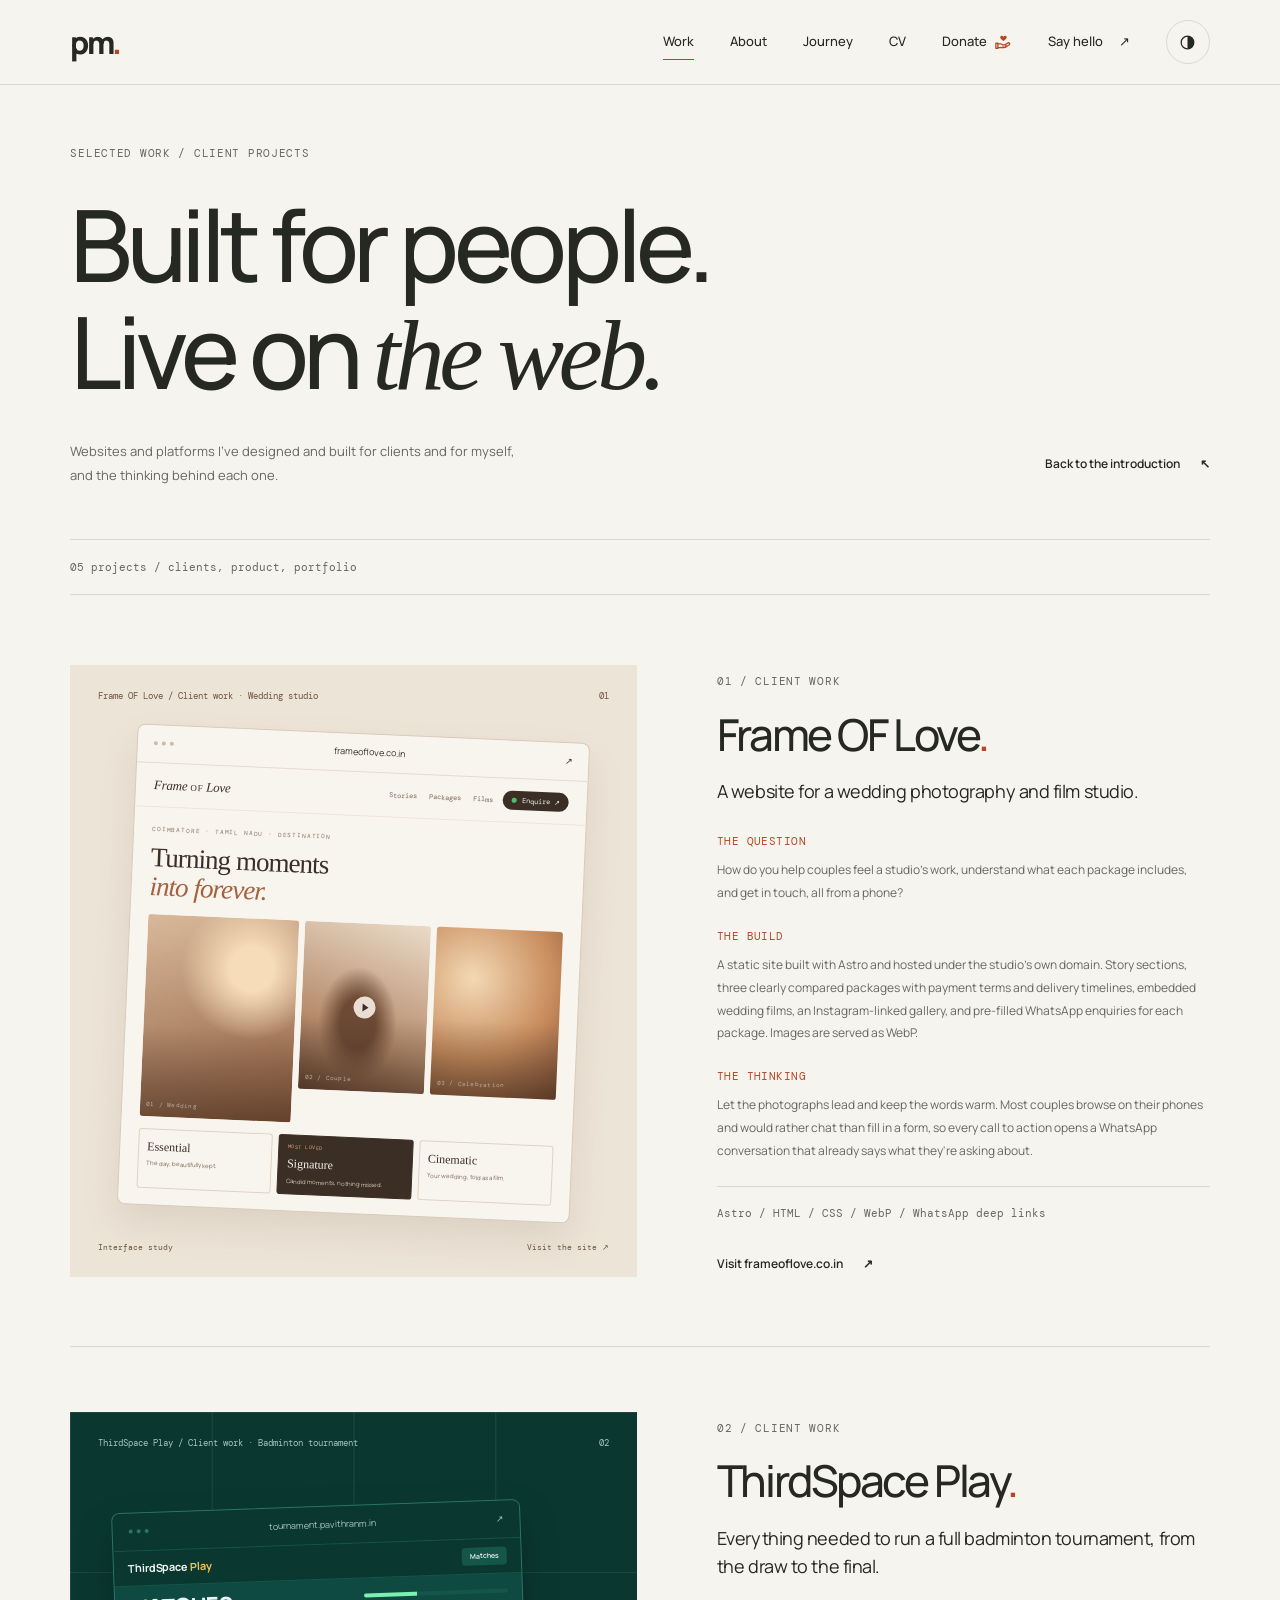
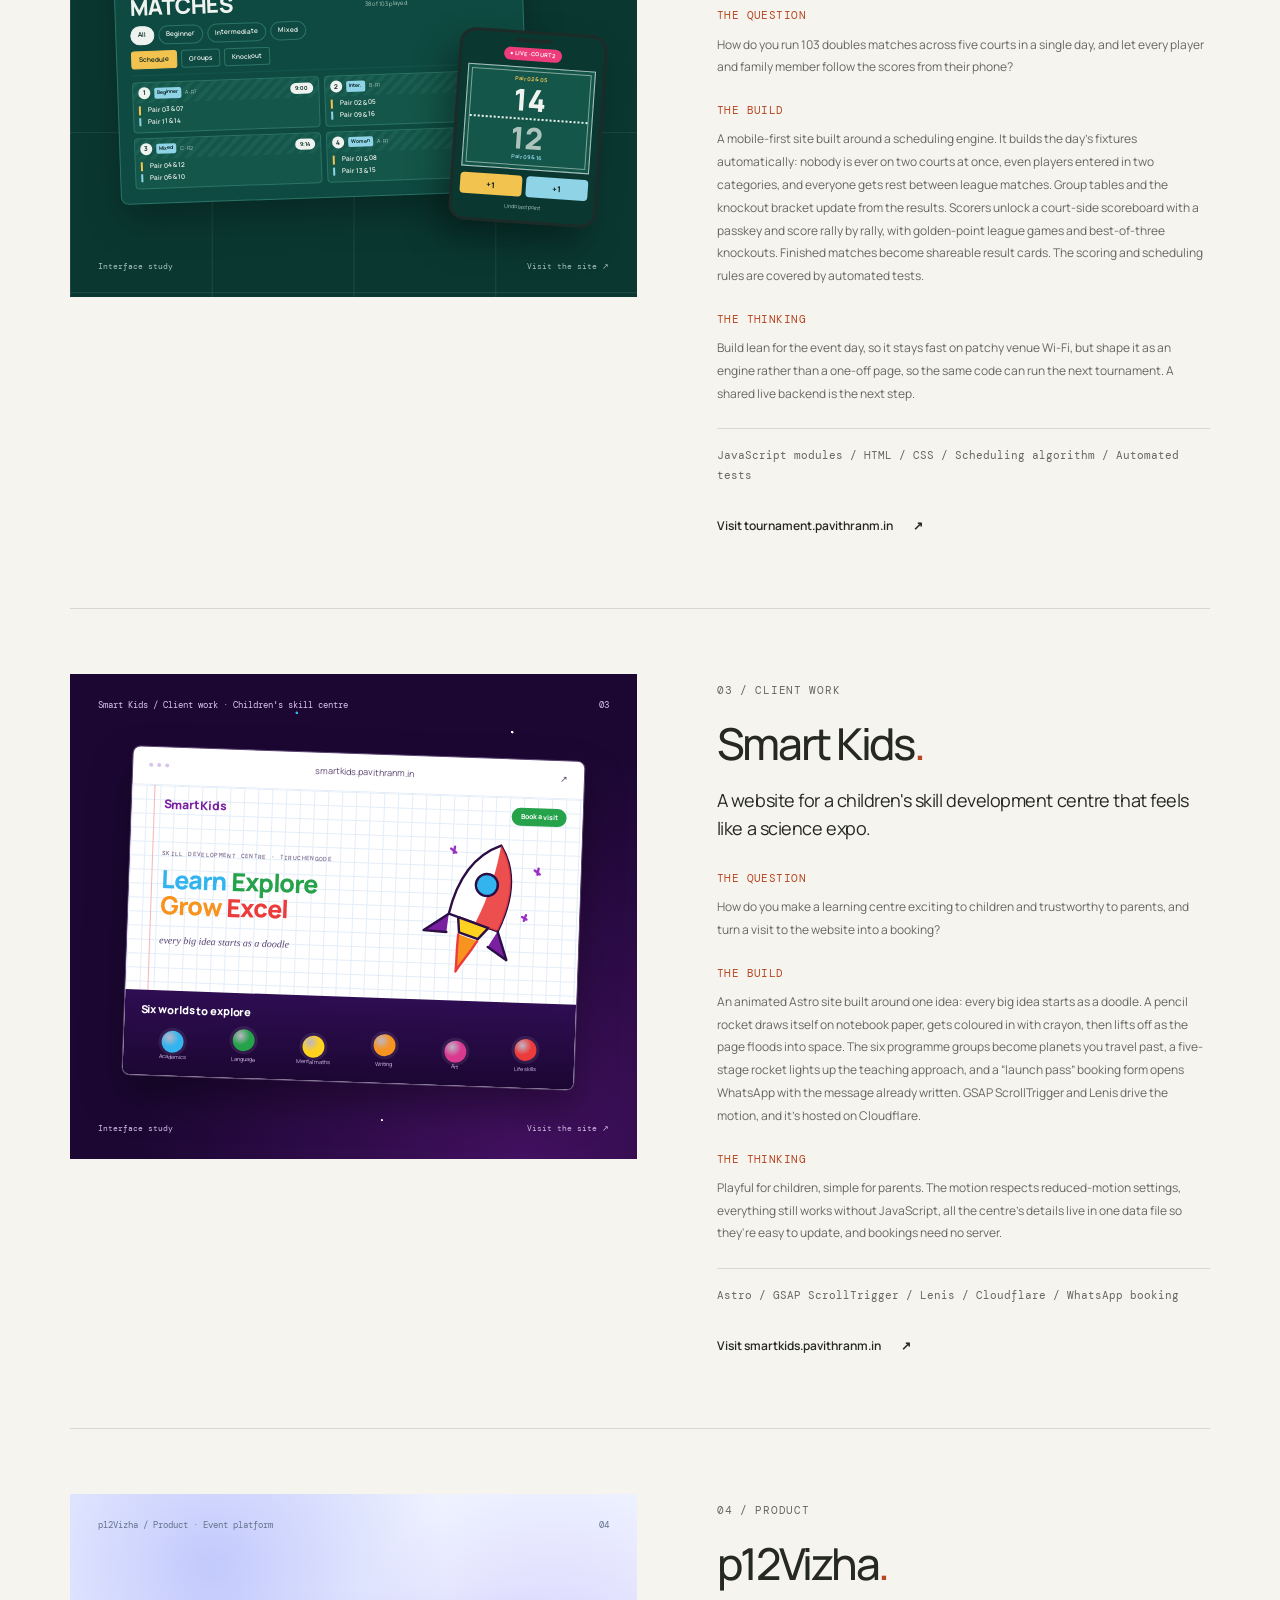
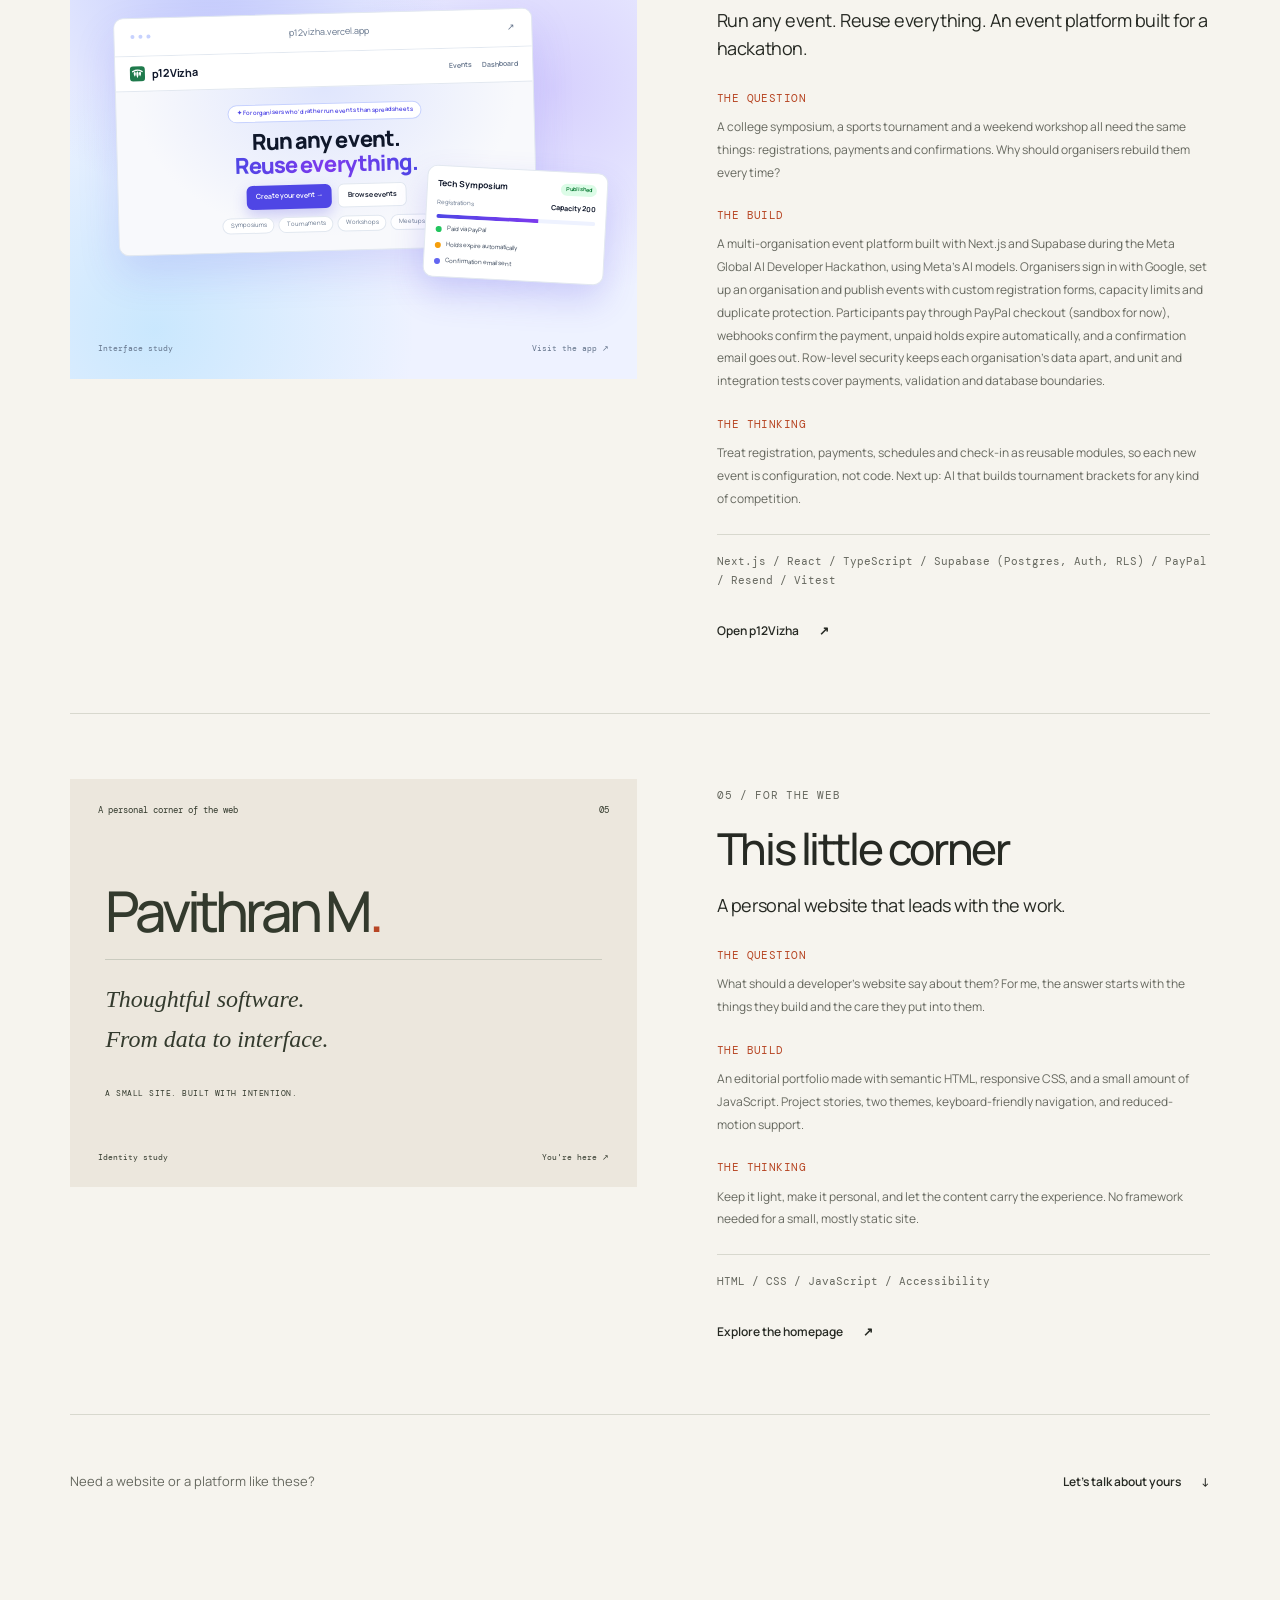
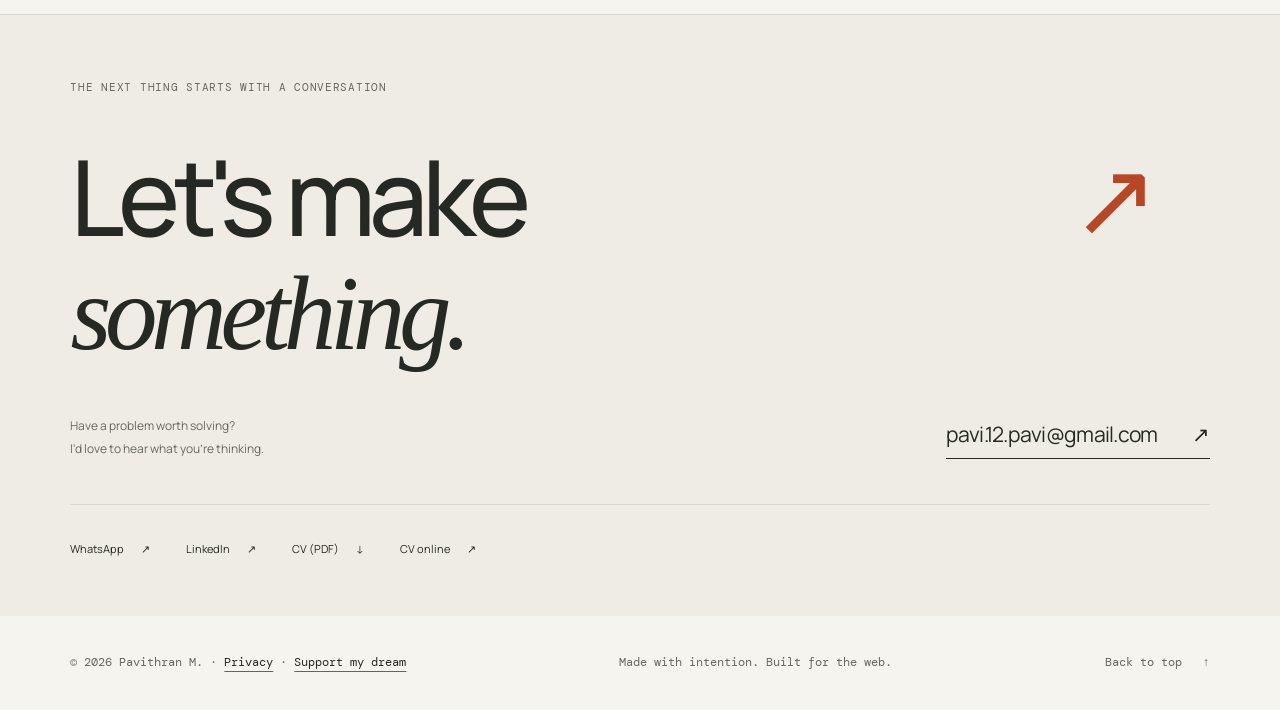
<file: projects.html>
<!DOCTYPE html>
<html lang="en">
<head>
  <meta charset="UTF-8">
  <meta name="viewport" content="width=device-width, initial-scale=1">
  <title>Work &amp; Experiments — Pavithran M.</title>
  <meta name="description" content="Case studies by Pavithran M: Frame OF Love, ThirdSpace Play and Smart Kids for clients, the p12Vizha event platform, and this portfolio.">
  <meta name="author" content="Pavithran M">
  <meta name="theme-color" content="#f6f4ee" media="(prefers-color-scheme: light)">
  <meta name="theme-color" content="#1c201d" media="(prefers-color-scheme: dark)">
  <link rel="canonical" href="https://pavithranm.in/projects.html">
  <link rel="icon" type="image/svg+xml" href="favicon.svg">
  <link rel="icon" type="image/png" sizes="32x32" href="favicon-32x32.png">
  <link rel="apple-touch-icon" href="apple-touch-icon.png">
  <link rel="preload" href="assets/manrope-latin.woff2" as="font" type="font/woff2" crossorigin>
  <script>try{const t=localStorage.getItem('theme');document.documentElement.dataset.theme=t==='dark'||t==='light'?t:matchMedia('(prefers-color-scheme: dark)').matches?'dark':'light'}catch{}</script>
  <link rel="stylesheet" href="style.css">
  <meta property="og:type" content="website">
  <meta property="og:locale" content="en_IN">
  <meta property="og:title" content="Work &amp; Experiments — Pavithran M.">
  <meta property="og:description" content="Useful tools, playful experiments, and the stories behind the build.">
  <meta property="og:url" content="https://pavithranm.in/projects.html">
  <meta property="og:image" content="https://pavithranm.in/assets/social-preview.png">
  <meta property="og:image:width" content="1200">
  <meta property="og:image:height" content="630">
  <meta property="og:image:alt" content="Pavithran M. — Thoughtful software. From data to interface.">
  <meta name="twitter:card" content="summary_large_image">
  <meta name="twitter:title" content="Work &amp; Experiments — Pavithran M.">
  <meta name="twitter:description" content="Useful tools, playful experiments, and the stories behind the build.">
  <meta name="twitter:image" content="https://pavithranm.in/assets/social-preview.png">
  <script src="main.js" defer></script>
  <script src="visit-counter.js" defer></script>
</head>
<body id="top">
  <a class="skip-link" href="#main">Skip to projects</a>
  <header class="site-header"><div class="header-inner container">
    <a class="brand" href="index.html" aria-label="Pavithran M, home">pm<span class="brand-dot">.</span></a>
    <nav class="site-nav" id="site-nav" aria-label="Main navigation"><a href="projects.html" aria-current="page">Work</a><a href="index.html#about">About</a><a href="index.html#experience">Journey</a><a href="cv/index.html">CV</a><a class="nav-donate" href="support.html">Donate <svg class="donate-icon" width="18" height="18" viewBox="0 0 24 24" fill="none" stroke="currentColor" stroke-width="1.7" stroke-linecap="round" stroke-linejoin="round" aria-hidden="true"><path d="M12.6 10.6s-3.4-2-4.2-4c-.6-1.5.3-3.1 1.9-3.1 1 0 1.7.5 2.3 1.4.6-.9 1.3-1.4 2.3-1.4 1.6 0 2.5 1.6 1.9 3.1-.8 2-4.2 4-4.2 4Z" fill="currentColor" stroke="none"/><path d="M2.5 13.5h2.7v7H2.5z"/><path d="M5.2 14.4h3.3c.7 0 1.4.2 2 .6l1.3.8h2.9a1.5 1.5 0 0 1 0 3h-4"/><path d="M5.2 19.5h8.3c.6 0 1.2-.2 1.7-.5l5.2-3.3a1.5 1.5 0 0 0-1.6-2.5l-3.7 2.2"/></svg></a><a class="nav-contact" href="index.html#contact">Say hello <span aria-hidden="true">↗</span></a></nav>
    <div class="header-actions"><button class="theme-toggle" type="button" aria-label="Switch to dark theme" hidden><svg width="19" height="19" viewBox="0 0 24 24" fill="none" stroke="currentColor" stroke-width="1.6" aria-hidden="true"><circle cx="12" cy="12" r="8"/><path d="M12 4a8 8 0 0 1 0 16Z" fill="currentColor" stroke="none"/></svg></button><button class="menu-toggle" type="button" aria-expanded="false" aria-controls="site-nav" hidden><span class="menu-label">Menu</span><span class="menu-icon" aria-hidden="true"></span></button></div>
  </div></header>
  <main id="main" tabindex="-1">
    <section class="archive-hero container" aria-labelledby="archive-title"><p class="eyebrow">Selected work / Client projects</p><h1 id="archive-title">Built for people.<br>Live on <em>the web.</em></h1><div class="archive-intro"><p>Websites and platforms I’ve designed and built for clients and for myself,<br>and the thinking behind each one.</p><a class="text-link" href="index.html">Back to the introduction <span aria-hidden="true">↖</span></a></div></section>
    <section class="archive-projects container" id="projects" aria-label="Project collection">
      <div class="archive-toolbar"><p class="filter-count">05 projects / clients, product, portfolio</p></div>

      <article class="case-study" id="frameoflove" data-category="client" aria-labelledby="fol-title">
        <a class="project-visual fol-visual" href="https://frameoflove.co.in/" target="_blank" rel="noopener noreferrer" aria-label="Visit the Frame OF Love website (opens in a new tab)"><div class="visual-topline"><span>Frame OF Love / Client work · Wedding studio</span><span>01</span></div><div class="fol-window"><div class="window-bar"><span class="window-dots"><i></i><i></i><i></i></span><span>frameoflove.co.in</span><span>↗</span></div><div class="fol-nav"><span class="fol-brand">Frame <b>OF</b> Love</span><span class="fol-links"><span>Stories</span><span>Packages</span><span>Films</span></span><span class="fol-enquire"><i></i>Enquire ↗</span></div><div class="fol-hero"><span class="fol-eyebrow">COIMBATORE · TAMIL NADU · DESTINATION</span><strong class="fol-headline">Turning moments<br><em>into forever.</em></strong></div><div class="fol-stories"><span class="fol-photo fol-photo-1"><small>01 / Wedding</small></span><span class="fol-photo fol-photo-2"><span class="fol-play"></span><small>02 / Couple</small></span><span class="fol-photo fol-photo-3"><small>03 / Celebration</small></span></div><div class="fol-packages"><span><b>Essential</b><small>The day, beautifully kept.</small></span><span class="fol-loved"><em>MOST LOVED</em><b>Signature</b><small>Candid moments, nothing missed.</small></span><span><b>Cinematic</b><small>Your wedding, told as a film.</small></span></div></div><span class="visual-caption">Interface study <span>Visit the site ↗</span></span></a>
        <div class="case-copy"><p class="eyebrow">01 / Client work</p><h2 id="fol-title">Frame OF Love<span class="accent">.</span></h2><p class="case-deck">A website for a wedding photography and film studio.</p><dl class="case-notes"><dt>The question</dt><dd>How do you help couples feel a studio's work, understand what each package includes, and get in touch, all from a phone?</dd><dt>The build</dt><dd>A static site built with Astro and hosted under the studio's own domain. Story sections, three clearly compared packages with payment terms and delivery timelines, embedded wedding films, an Instagram-linked gallery, and pre-filled WhatsApp enquiries for each package. Images are served as WebP.</dd><dt>The thinking</dt><dd>Let the photographs lead and keep the words warm. Most couples browse on their phones and would rather chat than fill in a form, so every call to action opens a WhatsApp conversation that already says what they're asking about.</dd></dl><p class="project-stack">Astro / HTML / CSS / WebP / WhatsApp deep links</p><div class="project-links"><a class="text-link" href="https://frameoflove.co.in/" target="_blank" rel="noopener noreferrer">Visit frameoflove.co.in <span aria-hidden="true">↗</span></a></div></div>
      </article>

      <article class="case-study" id="thirdspace" data-category="client" aria-labelledby="tsp-title">
        <a class="project-visual tsp-visual" href="https://tournament.pavithranm.in/" target="_blank" rel="noopener noreferrer" aria-label="Visit the ThirdSpace Play website (opens in a new tab)"><div class="visual-topline"><span>ThirdSpace Play / Client work · Badminton tournament</span><span>02</span></div><div class="tsp-stage"><div class="tsp-window"><div class="window-bar"><span class="window-dots"><i></i><i></i><i></i></span><span>tournament.pavithranm.in</span><span>↗</span></div><div class="tsp-nav"><span class="tsp-brand">ThirdSpace <b>Play</b></span><span class="tsp-pill">Matches</span></div><div class="tsp-body"><div class="tsp-head"><strong>MATCHES</strong><span class="tsp-progress"><i></i><small>38 of 103 played</small></span></div><div class="tsp-chips"><span class="on">All</span><span>Beginner</span><span>Intermediate</span><span>Mixed</span></div><div class="tsp-tabs"><span class="on">Schedule</span><span>Groups</span><span>Knockout</span></div><div class="tsp-grid"><span class="tsp-card"><span class="tsp-card-top"><b>1</b><i>Beginner</i><em>A · R1</em><span class="tsp-time">9:00</span></span><span class="tsp-team tsp-a">Pair 03 &amp; 07</span><span class="tsp-team tsp-b">Pair 11 &amp; 14</span></span><span class="tsp-card tsp-live"><span class="tsp-card-top"><b>2</b><i>Inter.</i><em>B · R1</em><span class="tsp-time">9:00</span></span><span class="tsp-team tsp-a">Pair 02 &amp; 05</span><span class="tsp-team tsp-b">Pair 09 &amp; 16</span></span><span class="tsp-card"><span class="tsp-card-top"><b>3</b><i>Mixed</i><em>C · R2</em><span class="tsp-time">9:14</span></span><span class="tsp-team tsp-a">Pair 04 &amp; 12</span><span class="tsp-team tsp-b">Pair 06 &amp; 10</span></span><span class="tsp-card"><span class="tsp-card-top"><b>4</b><i>Women</i><em>A · R1</em><span class="tsp-time">9:14</span></span><span class="tsp-team tsp-a">Pair 01 &amp; 08</span><span class="tsp-team tsp-b">Pair 13 &amp; 15</span></span></div></div></div><div class="tsp-phone"><span class="tsp-phone-notch"></span><span class="tsp-live-tag">● LIVE · COURT 2</span><div class="tsp-court"><span class="tsp-court-name tsp-a">Pair 02 &amp; 05</span><span class="tsp-score">14</span><span class="tsp-net"></span><span class="tsp-score tsp-score-b">12</span><span class="tsp-court-name tsp-b">Pair 09 &amp; 16</span></div><div class="tsp-buttons"><span class="tsp-a">+1</span><span class="tsp-b">+1</span></div><span class="tsp-undo">Undo last point</span></div></div><span class="visual-caption">Interface study <span>Visit the site ↗</span></span></a>
        <div class="case-copy"><p class="eyebrow">02 / Client work</p><h2 id="tsp-title">ThirdSpace Play<span class="accent">.</span></h2><p class="case-deck">Everything needed to run a full badminton tournament, from the draw to the final.</p><dl class="case-notes"><dt>The question</dt><dd>How do you run 103 doubles matches across five courts in a single day, and let every player and family member follow the scores from their phone?</dd><dt>The build</dt><dd>A mobile-first site built around a scheduling engine. It builds the day's fixtures automatically: nobody is ever on two courts at once, even players entered in two categories, and everyone gets rest between league matches. Group tables and the knockout bracket update from the results. Scorers unlock a court-side scoreboard with a passkey and score rally by rally, with golden-point league games and best-of-three knockouts. Finished matches become shareable result cards. The scoring and scheduling rules are covered by automated tests.</dd><dt>The thinking</dt><dd>Build lean for the event day, so it stays fast on patchy venue Wi-Fi, but shape it as an engine rather than a one-off page, so the same code can run the next tournament. A shared live backend is the next step.</dd></dl><p class="project-stack">JavaScript modules / HTML / CSS / Scheduling algorithm / Automated tests</p><div class="project-links"><a class="text-link" href="https://tournament.pavithranm.in/" target="_blank" rel="noopener noreferrer">Visit tournament.pavithranm.in <span aria-hidden="true">↗</span></a></div></div>
      </article>

      <article class="case-study" id="smartkids" data-category="client" aria-labelledby="skc-title">
        <a class="project-visual skc-visual" href="https://smartkids.pavithranm.in/" target="_blank" rel="noopener noreferrer" aria-label="Visit the Smart Kids Skill Development Centre website (opens in a new tab)"><div class="visual-topline"><span>Smart Kids / Client work · Children's skill centre</span><span>03</span></div><div class="skc-window"><div class="window-bar"><span class="window-dots"><i></i><i></i><i></i></span><span>smartkids.pavithranm.in</span><span>↗</span></div><div class="skc-paper"><div class="skc-nav"><span class="skc-brand">Smart Kids</span><span class="skc-book">Book a visit</span></div><div class="skc-hero"><div><span class="skc-kicker">Skill Development Centre · Tiruchengode</span><strong class="skc-motto"><span style="color:#33b4ee">Learn</span> <span style="color:#25a24a">Explore</span><br><span style="color:#f7931e">Grow</span> <span style="color:#ec3b3b">Excel</span></strong><span class="skc-doodle">every big idea starts as a doodle</span></div><svg class="skc-rocket" viewBox="0 0 120 160" fill="none" stroke="#2b0e45" stroke-width="2.4" stroke-linecap="round" stroke-linejoin="round"><path d="M60 10c22 18 30 46 26 82H34c-4-36 4-64 26-82Z" fill="#ffffff"/><path d="M60 10c22 18 30 46 26 82H62c4-30 2-58-2-82Z" fill="#ec3b3b" stroke="none" opacity=".9"/><circle cx="60" cy="52" r="11" fill="#33b4ee"/><path d="M34 92 16 116l22-6m48-18 18 24-22-6" fill="#7b1fa2"/><path d="M44 92h32l-6 14H50Z" fill="#ffd21f"/><path class="skc-flame" d="M50 108c4 18 8 26 10 36 2-10 6-18 10-36" fill="#f7931e" stroke="#ec3b3b"/><path d="M14 30l6 2m-3-5 1 6M100 22l6 2m-3-5 1 6M104 70l5 1m-2-4v6" stroke="#9b30c4"/></svg></div></div><div class="skc-space"><span class="skc-space-title">Six worlds to explore</span><div class="skc-planets"><span class="skc-planet" style="--p:#33b4ee"><i></i><small>Academics</small></span><span class="skc-planet" style="--p:#25a24a"><i></i><small>Language</small></span><span class="skc-planet" style="--p:#ffd21f"><i></i><small>Mental maths</small></span><span class="skc-planet" style="--p:#f7931e"><i></i><small>Writing</small></span><span class="skc-planet" style="--p:#d9398f"><i></i><small>Art</small></span><span class="skc-planet" style="--p:#ec3b3b"><i></i><small>Life skills</small></span></div></div></div><span class="visual-caption">Interface study <span>Visit the site ↗</span></span></a>
        <div class="case-copy"><p class="eyebrow">03 / Client work</p><h2 id="skc-title">Smart Kids<span class="accent">.</span></h2><p class="case-deck">A website for a children's skill development centre that feels like a science expo.</p><dl class="case-notes"><dt>The question</dt><dd>How do you make a learning centre exciting to children and trustworthy to parents, and turn a visit to the website into a booking?</dd><dt>The build</dt><dd>An animated Astro site built around one idea: every big idea starts as a doodle. A pencil rocket draws itself on notebook paper, gets coloured in with crayon, then lifts off as the page floods into space. The six programme groups become planets you travel past, a five-stage rocket lights up the teaching approach, and a “launch pass” booking form opens WhatsApp with the message already written. GSAP ScrollTrigger and Lenis drive the motion, and it's hosted on Cloudflare.</dd><dt>The thinking</dt><dd>Playful for children, simple for parents. The motion respects reduced-motion settings, everything still works without JavaScript, all the centre's details live in one data file so they're easy to update, and bookings need no server.</dd></dl><p class="project-stack">Astro / GSAP ScrollTrigger / Lenis / Cloudflare / WhatsApp booking</p><div class="project-links"><a class="text-link" href="https://smartkids.pavithranm.in/" target="_blank" rel="noopener noreferrer">Visit smartkids.pavithranm.in <span aria-hidden="true">↗</span></a></div></div>
      </article>

      <article class="case-study" id="p12vizha" data-category="product" aria-labelledby="viz-title">
        <a class="project-visual viz-visual" href="https://p12vizha.vercel.app/" target="_blank" rel="noopener noreferrer" aria-label="Visit the p12Vizha app (opens in a new tab)"><div class="visual-topline"><span>p12Vizha / Product · Event platform</span><span>04</span></div><div class="viz-stage"><div class="viz-window"><div class="window-bar"><span class="window-dots"><i></i><i></i><i></i></span><span>p12vizha.vercel.app</span><span>↗</span></div><div class="viz-nav"><span class="viz-brand"><svg class="viz-logo" viewBox="0 0 256 256" aria-hidden="true"><path fill="#1F7A4C" d="M60 8H196A52 52 0 0 1 248 60V196A52 52 0 0 1 196 248H60A52 52 0 0 1 8 196V60A52 52 0 0 1 60 8Z"/><path fill="#FFFFFF" d="M52 79.68A161 161 0 0 1 204 79.68A11 11 0 0 1 204 101.68A139 139 0 0 0 52 101.68A11 11 0 0 1 52 79.68ZM86 92C107 101.6 111 132 86 172C61 132 65 101.6 86 92ZM128 86C151.1 99.2 155.5 141 128 196C100.5 141 104.9 99.2 128 86ZM170 92C191 101.6 195 132 170 172C145 132 149 101.6 170 92Z"/></svg>p12Vizha</span><span class="viz-links"><span>Events</span><span>Dashboard</span></span></div><div class="viz-hero"><span class="viz-pill">✦ For organisers who’d rather run events than spreadsheets</span><strong class="viz-title">Run any event.<br><em>Reuse everything.</em></strong><span class="viz-buttons"><b>Create your event →</b><i>Browse events</i></span><span class="viz-chips"><span>Symposiums</span><span>Tournaments</span><span>Workshops</span><span>Meetups</span></span></div></div><div class="viz-panel"><span class="viz-panel-head"><b>Tech Symposium</b><em>Published</em></span><span class="viz-stat"><small>Registrations</small><strong>Capacity 200</strong></span><span class="viz-bar"><i></i></span><span class="viz-row"><span class="viz-dot viz-paid"></span>Paid via PayPal</span><span class="viz-row"><span class="viz-dot viz-pending"></span>Holds expire automatically</span><span class="viz-row"><span class="viz-dot viz-mail"></span>Confirmation email sent</span></div></div><span class="visual-caption">Interface study <span>Visit the app ↗</span></span></a>
        <div class="case-copy"><p class="eyebrow">04 / Product</p><h2 id="viz-title">p12Vizha<span class="accent">.</span></h2><p class="case-deck">Run any event. Reuse everything. An event platform built for a hackathon.</p><dl class="case-notes"><dt>The question</dt><dd>A college symposium, a sports tournament and a weekend workshop all need the same things: registrations, payments and confirmations. Why should organisers rebuild them every time?</dd><dt>The build</dt><dd>A multi-organisation event platform built with Next.js and Supabase during the Meta Global AI Developer Hackathon, using Meta's AI models. Organisers sign in with Google, set up an organisation and publish events with custom registration forms, capacity limits and duplicate protection. Participants pay through PayPal checkout (sandbox for now), webhooks confirm the payment, unpaid holds expire automatically, and a confirmation email goes out. Row-level security keeps each organisation's data apart, and unit and integration tests cover payments, validation and database boundaries.</dd><dt>The thinking</dt><dd>Treat registration, payments, schedules and check-in as reusable modules, so each new event is configuration, not code. Next up: AI that builds tournament brackets for any kind of competition.</dd></dl><p class="project-stack">Next.js / React / TypeScript / Supabase (Postgres, Auth, RLS) / PayPal / Resend / Vitest</p><div class="project-links"><a class="text-link" href="https://p12vizha.vercel.app/" target="_blank" rel="noopener noreferrer">Open p12Vizha <span aria-hidden="true">↗</span></a></div></div>
      </article>

      <article class="case-study" id="portfolio" data-category="web" aria-labelledby="portfolio-title">
        <a class="project-visual portfolio-visual" href="index.html" aria-label="Go to the homepage of this website"><div class="visual-topline"><span>A personal corner of the web</span><span>05</span></div><div class="portfolio-interface"><strong>Pavithran M<span>.</span></strong><p>Thoughtful software.<br>From data to interface.</p><span class="mock-label">A SMALL SITE. BUILT WITH INTENTION.</span></div><span class="visual-caption">Identity study <span>You're here ↗</span></span></a>
        <div class="case-copy"><p class="eyebrow">05 / For the web</p><h2 id="portfolio-title">This little corner</h2><p class="case-deck">A personal website that leads with the work.</p><dl class="case-notes"><dt>The question</dt><dd>What should a developer's website say about them? For me, the answer starts with the things they build and the care they put into them.</dd><dt>The build</dt><dd>An editorial portfolio made with semantic HTML, responsive CSS, and a small amount of JavaScript. Project stories, two themes, keyboard-friendly navigation, and reduced-motion support.</dd><dt>The thinking</dt><dd>Keep it light, make it personal, and let the content carry the experience. No framework needed for a small, mostly static site.</dd></dl><p class="project-stack">HTML / CSS / JavaScript / Accessibility</p><div class="project-links"><a class="text-link" href="index.html">Explore the homepage <span aria-hidden="true">↗</span></a></div></div>
      </article>
      <div class="archive-outro"><div><p>Need a website or a platform like these?</p></div><a class="text-link" href="#contact">Let's talk about yours <span aria-hidden="true">↓</span></a></div>
    </section>
    <section class="contact-section" id="contact" aria-labelledby="contact-title"><div class="container"><div class="contact-top"><p class="eyebrow section-index">The next thing starts with a conversation</p></div><h2 id="contact-title">Let's make<br><em>something.</em><span class="contact-arrow" aria-hidden="true">↗</span></h2><div class="contact-bottom"><p>Have a problem worth solving?<br>I'd love to hear what you're thinking.</p><a class="email-link" href="mailto:pavi.12.pavi@gmail.com">pavi.12.pavi@gmail.com <span aria-hidden="true">↗</span></a></div><div class="social-links"><a href="https://wa.me/919789612615?text=Hi%20Pavithran%2C%20I%20found%20you%20on%20pavithranm.in." target="_blank" rel="noopener noreferrer">WhatsApp <span aria-hidden="true">↗</span></a><a href="https://www.linkedin.com/in/pavithranm/" target="_blank" rel="noopener noreferrer">LinkedIn <span aria-hidden="true">↗</span></a><a href="assets/Pavithran-M-CV.pdf" download="Pavithran-M-CV.pdf">CV (PDF) <span aria-hidden="true">↓</span></a><a href="cv/index.html">CV online <span aria-hidden="true">↗</span></a></div></div></section>
  </main>
  <footer class="site-footer container"><p>© <span data-year>2026</span> Pavithran M. · <a href="privacy-policy.html">Privacy</a> · <a href="support.html">Support my dream</a></p><p>Made with intention. Built for the web.<span class="visit-count" data-visit-count hidden> · <span data-visit-number>0</span> <span data-visit-label>visits</span></span></p><a class="back-to-top" href="#top">Back to top <span aria-hidden="true">↑</span></a></footer>
</body>
</html>
</file>
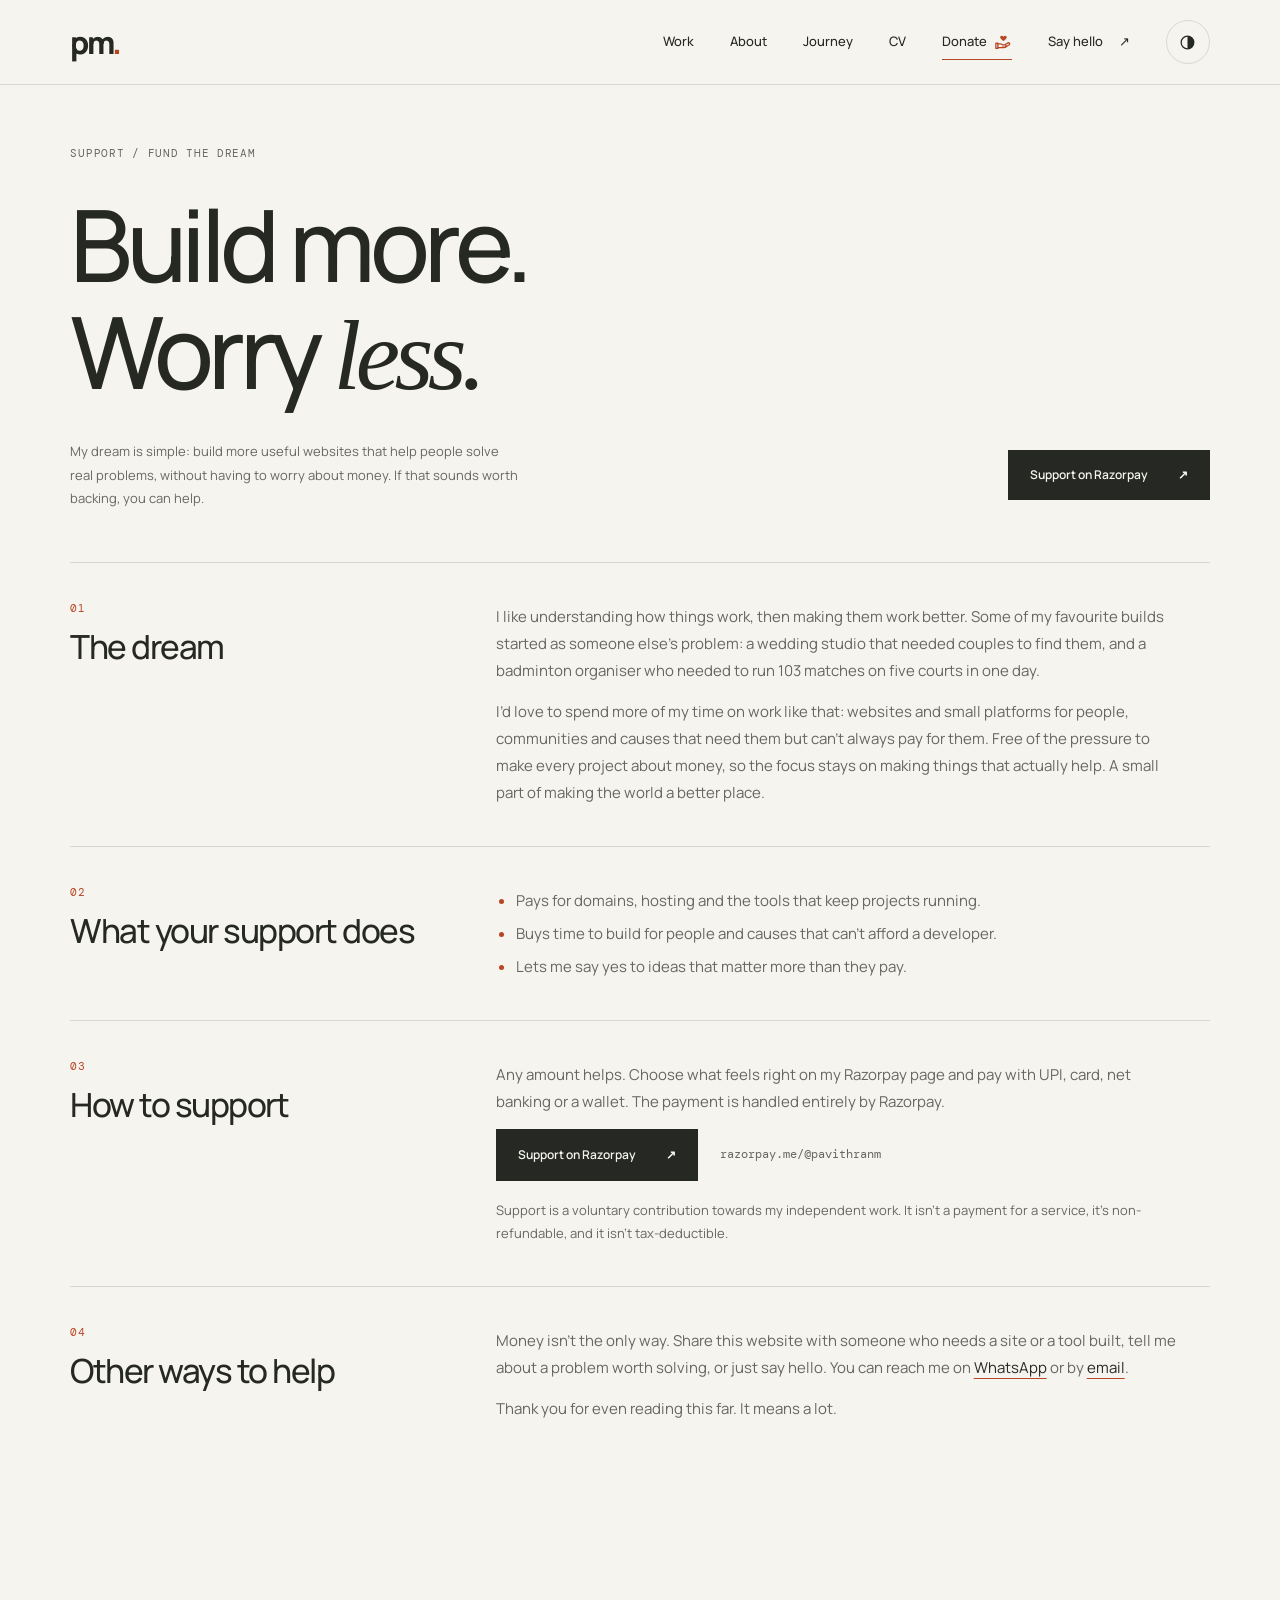
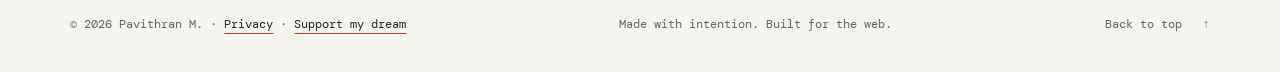
<file: support.html>
<!DOCTYPE html>
<html lang="en">
<head>
  <meta charset="UTF-8">
  <meta name="viewport" content="width=device-width, initial-scale=1">
  <title>Support my dream — Pavithran M.</title>
  <meta name="description" content="Help Pavithran M build more websites that solve real problems for people, without worrying about money. Support the dream through Razorpay.">
  <meta name="author" content="Pavithran M">
  <meta name="theme-color" content="#f6f4ee" media="(prefers-color-scheme: light)">
  <meta name="theme-color" content="#1c201d" media="(prefers-color-scheme: dark)">
  <link rel="canonical" href="https://pavithranm.in/support.html">
  <link rel="icon" type="image/svg+xml" href="favicon.svg">
  <link rel="icon" type="image/png" sizes="32x32" href="favicon-32x32.png">
  <link rel="apple-touch-icon" href="apple-touch-icon.png">
  <link rel="preload" href="assets/manrope-latin.woff2" as="font" type="font/woff2" crossorigin>
  <script>try{const t=localStorage.getItem('theme');document.documentElement.dataset.theme=t==='dark'||t==='light'?t:matchMedia('(prefers-color-scheme: dark)').matches?'dark':'light'}catch{}</script>
  <link rel="stylesheet" href="style.css">
  <meta property="og:type" content="website">
  <meta property="og:locale" content="en_IN">
  <meta property="og:title" content="Support my dream — Pavithran M.">
  <meta property="og:description" content="Help me build more websites that solve real problems for people.">
  <meta property="og:url" content="https://pavithranm.in/support.html">
  <meta property="og:image" content="https://pavithranm.in/assets/social-preview.png">
  <meta property="og:image:width" content="1200">
  <meta property="og:image:height" content="630">
  <meta name="twitter:card" content="summary_large_image">
  <script src="main.js" defer></script>
  <script src="visit-counter.js" defer></script>
</head>
<body id="top">
  <a class="skip-link" href="#main">Skip to content</a>
  <header class="site-header"><div class="header-inner container">
    <a class="brand" href="index.html" aria-label="Pavithran M, home">pm<span class="brand-dot">.</span></a>
    <nav class="site-nav" id="site-nav" aria-label="Main navigation"><a href="projects.html">Work</a><a href="index.html#about">About</a><a href="index.html#experience">Journey</a><a href="cv/index.html">CV</a><a class="nav-donate" href="support.html" aria-current="page">Donate <svg class="donate-icon" width="18" height="18" viewBox="0 0 24 24" fill="none" stroke="currentColor" stroke-width="1.7" stroke-linecap="round" stroke-linejoin="round" aria-hidden="true"><path d="M12.6 10.6s-3.4-2-4.2-4c-.6-1.5.3-3.1 1.9-3.1 1 0 1.7.5 2.3 1.4.6-.9 1.3-1.4 2.3-1.4 1.6 0 2.5 1.6 1.9 3.1-.8 2-4.2 4-4.2 4Z" fill="currentColor" stroke="none"/><path d="M2.5 13.5h2.7v7H2.5z"/><path d="M5.2 14.4h3.3c.7 0 1.4.2 2 .6l1.3.8h2.9a1.5 1.5 0 0 1 0 3h-4"/><path d="M5.2 19.5h8.3c.6 0 1.2-.2 1.7-.5l5.2-3.3a1.5 1.5 0 0 0-1.6-2.5l-3.7 2.2"/></svg></a><a class="nav-contact" href="index.html#contact">Say hello <span aria-hidden="true">↗</span></a></nav>
    <div class="header-actions"><button class="theme-toggle" type="button" aria-label="Switch to dark theme" hidden><svg width="19" height="19" viewBox="0 0 24 24" fill="none" stroke="currentColor" stroke-width="1.6" aria-hidden="true"><circle cx="12" cy="12" r="8"/><path d="M12 4a8 8 0 0 1 0 16Z" fill="currentColor" stroke="none"/></svg></button><button class="menu-toggle" type="button" aria-expanded="false" aria-controls="site-nav" hidden><span class="menu-label">Menu</span><span class="menu-icon" aria-hidden="true"></span></button></div>
  </div></header>

  <main id="main" tabindex="-1">
    <section class="archive-hero container" aria-labelledby="support-title">
      <p class="eyebrow">Support / Fund the dream</p>
      <h1 id="support-title">Build more.<br>Worry <em>less.</em></h1>
      <div class="archive-intro">
        <p>My dream is simple: build more useful websites that help people solve real problems, without having to worry about money. If that sounds worth backing, you can help.</p>
        <a class="button button-primary" href="https://razorpay.me/@pavithranm" target="_blank" rel="noopener noreferrer">Support on Razorpay <span aria-hidden="true">↗</span></a>
      </div>
    </section>

    <article class="legal container section-space">
      <section aria-labelledby="s-dream">
        <h2 id="s-dream"><span>01</span>The dream</h2>
        <div>
          <p>I like understanding how things work, then making them work better. Some of my favourite builds started as someone else’s problem: a wedding studio that needed couples to find them, and a badminton organiser who needed to run 103 matches on five courts in one day.</p>
          <p>I’d love to spend more of my time on work like that: websites and small platforms for people, communities and causes that need them but can’t always pay for them. Free of the pressure to make every project about money, so the focus stays on making things that actually help. A small part of making the world a better place.</p>
        </div>
      </section>

      <section aria-labelledby="s-what">
        <h2 id="s-what"><span>02</span>What your support does</h2>
        <div><ul>
          <li>Pays for domains, hosting and the tools that keep projects running.</li>
          <li>Buys time to build for people and causes that can’t afford a developer.</li>
          <li>Lets me say yes to ideas that matter more than they pay.</li>
        </ul></div>
      </section>

      <section aria-labelledby="s-how">
        <h2 id="s-how"><span>03</span>How to support</h2>
        <div>
          <p>Any amount helps. Choose what feels right on my Razorpay page and pay with UPI, card, net banking or a wallet. The payment is handled entirely by Razorpay.</p>
          <p class="support-cta"><a class="button button-primary" href="https://razorpay.me/@pavithranm" target="_blank" rel="noopener noreferrer">Support on Razorpay <span aria-hidden="true">↗</span></a><span class="support-url">razorpay.me/@pavithranm</span></p>
          <p class="support-note">Support is a voluntary contribution towards my independent work. It isn’t a payment for a service, it’s non-refundable, and it isn’t tax-deductible.</p>
        </div>
      </section>

      <section aria-labelledby="s-other">
        <h2 id="s-other"><span>04</span>Other ways to help</h2>
        <div>
          <p>Money isn’t the only way. Share this website with someone who needs a site or a tool built, tell me about a problem worth solving, or just say hello. You can reach me on <a href="https://wa.me/919789612615?text=Hi%20Pavithran%2C%20I%20found%20you%20on%20pavithranm.in." target="_blank" rel="noopener noreferrer">WhatsApp</a> or by <a href="mailto:pavi.12.pavi@gmail.com">email</a>.</p>
          <p>Thank you for even reading this far. It means a lot.</p>
        </div>
      </section>
    </article>
  </main>

  <footer class="site-footer container"><p>© <span data-year>2026</span> Pavithran M. · <a href="privacy-policy.html">Privacy</a> · <a href="support.html" aria-current="page">Support my dream</a></p><p>Made with intention. Built for the web.<span class="visit-count" data-visit-count hidden> · <span data-visit-number>0</span> <span data-visit-label>visits</span></span></p><a class="back-to-top" href="#top">Back to top <span aria-hidden="true">↑</span></a></footer>
</body>
</html>
</file>
<file: style.css>
/* Pavithran M. — an independent developer's corner of the web. */
@font-face {
  font-family: Manrope;
  src: url('assets/manrope-latin.woff2') format('woff2');
  font-style: normal;
  font-weight: 400 800;
  font-display: swap;
}
@font-face {
  font-family: 'DM Mono';
  src: url('assets/dm-mono-latin.woff2') format('woff2');
  font-style: normal;
  font-weight: 400;
  font-display: swap;
}
:root {
  color-scheme: light;
  --bg: #f6f4ee;
  --surface: #eeece5;
  --text: #262923;
  --muted: #66685f;
  --line: #d8d8ce;
  --accent: #b74624;
  --study-panel: #f6f4ee;
  --header: rgba(246,244,238,.96);
  --sans: Manrope,'Segoe UI',sans-serif;
  --mono: 'DM Mono',Consolas,monospace;
  --serif: Georgia,'Times New Roman',serif;
  --gutter: clamp(22px,5.5vw,88px);
  --header-height: 84px;
}
[data-theme=dark] {
  color-scheme: dark;
  --bg: #1c201d;
  --surface: #242923;
  --text: #eeeee5;
  --muted: #b1b5a9;
  --line: #3c443b;
  --accent: #f19b76;
  --study-panel: #1c201d;
  --header: rgba(28,32,29,.97);
}
*,
*::before,
*::after {
  box-sizing: border-box;
}
html {
  scroll-behavior: smooth;
  scroll-padding-top: calc(var(--header-height) + 24px);
}
body {
  margin: 0;
  background: var(--bg);
  color: var(--text);
  font-family: var(--sans);
  font-size: 16px;
  line-height: 1.65;
  -webkit-font-smoothing: antialiased;
}
::selection {
  background: var(--accent);
  color: var(--bg);
}
h1,
h2,
h3,
p,
figure {
  margin: 0;
}
h1,
h2,
h3 {
  font-weight: 500;
  line-height: 1.08;
  letter-spacing: -.055em;
}
h2 {
  font-size: clamp(40px,5.4vw,74px);
}
h2 em {
  font-family: var(--serif);
  font-weight: 400;
  letter-spacing: -.06em;
}
a {
  color: inherit;
  text-decoration: none;
  text-underline-offset: 5px;
}
button {
  font: inherit;
  color: inherit;
  cursor: pointer;
}
button,
a {
  -webkit-tap-highlight-color: transparent;
}
button:disabled {
  cursor: default;
}
svg {
  display: block;
  max-width: 100%;
}
img {
  max-width: 100%;
  height: auto;
}
[hidden] {
  display: none!important;
}
:focus-visible {
  outline: 2px solid var(--accent);
  outline-offset: 6px;
}
.container {
  width: 100%;
  max-width: 1440px;
  margin-inline: auto;
  padding-inline: var(--gutter);
}
.section-space {
  padding-top: 116px;
  padding-bottom: 116px;
}
.eyebrow {
  font-family: var(--mono);
  font-size: 11px;
  font-weight: 400;
  line-height: 1.6;
  letter-spacing: .065em;
  text-transform: uppercase;
}
.accent {
  color: var(--accent);
}
.section-index {
  color: var(--muted);
  margin-bottom: 28px;
}
.skip-link {
  position: fixed;
  top: 12px;
  left: 16px;
  z-index: 100;
  background: var(--text);
  color: var(--bg);
  padding: 12px 20px;
  transform: translateY(-160%);
}
.skip-link:focus {
  transform: none;
}
.site-header {
  position: sticky;
  top: 0;
  z-index: 50;
  background: var(--header);
  border-bottom: 1px solid var(--line);
}
.header-inner {
  height: var(--header-height);
  display: flex;
  align-items: center;
  justify-content: space-between;
  gap: 36px;
}
.brand {
  font-size: 31px;
  font-weight: 800;
  letter-spacing: -.085em;
  line-height: 1;
  min-width: 54px;
  padding-block: 10px;
}
.brand-dot {
  color: var(--accent);
}
.site-nav {
  display: flex;
  align-items: center;
  gap: 36px;
  margin-left: auto;
}
.site-nav a {
  font-size: 13px;
  font-weight: 500;
  padding-block: 12px;
  position: relative;
}
.site-nav a::after {
  content: '';
  position: absolute;
  left: 0;
  right: 0;
  bottom: 5px;
  height: 1px;
  background: var(--accent);
  transform: scaleX(0);
  transform-origin: left;
  transition: transform .2s;
}
.site-nav a:hover::after,
.site-nav a[aria-current]::after {
  transform: scaleX(1);
}
.nav-contact {
  display: flex;
  align-items: center;
  gap: 16px;
}
.header-actions {
  display: flex;
  align-items: center;
  gap: 16px;
}
.theme-toggle {
  width: 44px;
  height: 44px;
  background: transparent;
  border: 1px solid var(--line);
  border-radius: 50%;
  display: grid;
  place-items: center;
  transition: background .2s;
}
.theme-toggle:hover {
  background: var(--surface);
}
.menu-toggle {
  display: none;
}
.hero {
  padding-top: 48px;
}
.hero-kicker,
.hero-footnote {
  display: flex;
  justify-content: space-between;
  align-items: center;
  gap: 24px;
}
.hero-kicker {
  margin-bottom: 26px;
}
.location {
  display: inline-flex;
  align-items: center;
  gap: 10px;
  font-family: var(--mono);
  font-size: 11px;
  white-space: nowrap;
}
.status-dot {
  display: inline-block;
  width: 6px;
  height: 6px;
  border-radius: 50%;
  background: var(--accent);
  flex-shrink: 0;
}
.hero h1 {
  font-size: clamp(72px,12.45vw,179px);
  font-weight: 500;
  letter-spacing: -.075em;
  line-height: 1.08;
  padding-bottom: 37px;
  border-bottom: 1px solid var(--line);
}
.hero-grid {
  display: grid;
  grid-template-columns: 1.4fr 1fr;
  gap: 8%;
  padding-block: 38px 42px;
  align-items: center;
}
.role-label {
  font-family: var(--mono);
  font-size: 12px;
  color: var(--accent);
  margin-bottom: 17px;
}
.hero h2 {
  font-size: clamp(33px,3.4vw,48px);
  letter-spacing: -.055em;
  line-height: 1.18;
}
.hero-intro {
  max-width: 480px;
  color: var(--muted);
  font-size: 15px;
  line-height: 1.8;
  margin-top: 22px;
}
.hero-actions {
  display: flex;
  align-items: center;
  gap: 28px;
  margin-top: 26px;
}
.button {
  display: inline-flex;
  align-items: center;
  justify-content: space-between;
  gap: 30px;
  font-size: 12px;
  font-weight: 600;
  min-height: 50px;
  padding: 14px 21px;
  border: 1px solid transparent;
  transition: background .2s,transform .2s;
}
.button-primary {
  background: var(--text);
  color: var(--bg);
}
.button-primary:hover {
  background: var(--accent);
  color: var(--bg);
  transform: translateY(-2px);
}
.text-link {
  display: inline-flex;
  align-items: center;
  gap: 20px;
  font-size: 12px;
  font-weight: 600;
  min-height: 44px;
}
.text-link span,
.quiet-link span,
.email-link span,
.social-links span {
  transition: transform .2s;
}
.text-link:hover span,
.quiet-link:hover span,
.email-link:hover span,
.social-links a:hover span {
  transform: translate(2px,-2px);
}
.text-link:hover,
.quiet-link:hover {
  text-decoration: underline;
}
.system-study {
  align-self: stretch;
  display: flex;
  flex-direction: column;
  justify-content: center;
  min-width: 0;
  padding: 20px 0 0 24px;
  border-left: 1px solid var(--line);
  color: var(--muted);
}
.study-heading {
  display: flex;
  align-items: center;
  justify-content: space-between;
}
.study-heading .eyebrow {
  font-size: 9px;
}
.system-drawing {
  width: 100%;
  margin-block: 10px 4px;
  max-height: 246px;
}
.system-study figcaption {
  font-family: var(--mono);
  font-size: 8px;
  display: flex;
  justify-content: space-between;
  gap: 10px;
}
.study-coordinate {
  white-space: nowrap;
}
.hero-footnote {
  font-size: 11px;
  color: var(--muted);
  padding-block: 18px;
  border-block: 1px solid var(--line);
}
.hero-footnote strong {
  font-weight: 500;
  color: var(--text);
}
.hero-footnote a {
  display: flex;
  gap: 16px;
  align-items: center;
  min-height: 26px;
}
.section-heading {
  display: flex;
  align-items: flex-end;
  justify-content: space-between;
  gap: 36px;
  margin-bottom: 50px;
}
.section-note {
  font-size: 13px;
  line-height: 1.8;
  color: var(--muted);
  padding-bottom: 5px;
  max-width: 300px;
}
.featured-project {
  display: grid;
  grid-template-columns: 1.65fr 1fr;
  gap: 6%;
  align-items: center;
}
.project-visual {
  position: relative;
  display: flex;
  flex-direction: column;
  justify-content: space-between;
  overflow: hidden;
  min-width: 0;
  transition: box-shadow .3s;
}
.project-visual:focus-visible {
  outline-offset: 5px;
}
.visual-topline,
.visual-caption {
  display: flex;
  justify-content: space-between;
  align-items: center;
  gap: 12px;
  font-family: var(--mono);
  font-size: 9px;
  line-height: 1.6;
  padding: 24px 28px;
}
.visual-caption {
  font-size: 8px;
  padding-top: 0;
}
.office-visual {
  background: #e8e9dc;
  color: #3e4e38;
  min-height: 526px;
}
.office-window {
  width: 80%;
  max-width: 480px;
  margin: 5px auto 27px;
  background: #fafbf5;
  border: 1px solid #c9cfbd;
  border-radius: 8px;
  box-shadow: 0 18px 36px #5360471a;
  transform: rotate(-3deg);
  transition: transform .5s cubic-bezier(.2,.65,.3,1);
}
.project-visual:hover .office-window {
  transform: rotate(0) translateY(-5px);
}
.window-bar {
  display: flex;
  justify-content: space-between;
  align-items: center;
  padding: 11px 16px;
  border-bottom: 1px solid #dfe2d5;
  font-size: 9px;
}
.window-dots {
  display: flex;
  gap: 4px;
}
.window-dots i {
  width: 4px;
  height: 4px;
  border-radius: 50%;
  background: #bac1ad;
}
.office-body {
  padding: 24px;
}
.office-title {
  display: flex;
  justify-content: space-between;
  align-items: center;
  gap: 10px;
}
.mock-label {
  font-family: var(--mono);
  font-size: 7px;
  letter-spacing: .06em;
}
.office-title strong {
  display: block;
  font-size: 17px;
  letter-spacing: -.04em;
  font-weight: 600;
  margin-top: 3px;
}
.calendar-icon {
  font-size: 29px;
  color: #6b7c5a;
}
.office-stats {
  display: grid;
  grid-template-columns: repeat(3,1fr);
  margin-block: 20px;
  gap: 10px;
}
.office-stats>div {
  border-top: 1px solid #d9decc;
  padding-top: 10px;
}
.office-stats strong {
  font-size: 28px;
  font-weight: 500;
  letter-spacing: -.05em;
  display: block;
  line-height: 1.4;
}
.office-stats strong span {
  font-size: 8px;
  letter-spacing: 0;
  margin-left: 5px;
}
.office-stats>div>span {
  font-size: 8px;
  color: #647059;
}
.office-stats .office-remaining {
  color: #5f713a;
}
.calendar-heading {
  display: flex;
  justify-content: space-between;
  font-size: 10px;
  margin-block: 10px 8px;
}
.calendar-grid {
  display: grid;
  grid-template-columns: repeat(7,1fr);
  gap: 4px;
  font-family: var(--mono);
  font-size: 8px;
  text-align: center;
}
.calendar-grid>* {
  display: flex;
  align-items: center;
  justify-content: center;
  min-height: 25px;
  border-radius: 3px;
}
.calendar-grid b {
  font-size: 7px;
  color: #626e56;
  font-weight: 400;
}
.calendar-grid .office-day {
  background: #dbe5bb;
  color: #42522c;
}
.calendar-grid .weekend {
  background: #eeefe7;
  color: #59644e;
}
.calendar-grid .holiday-day {
  background: #edd9c5;
  color: #6d502e;
}
.calendar-legend {
  display: flex;
  justify-content: center;
  gap: 16px;
  margin-top: 12px;
  font-size: 7px;
}
.calendar-legend span {
  display: flex;
  align-items: center;
  gap: 4px;
}
.calendar-legend i {
  height: 5px;
  width: 5px;
  background: #c7d49f;
  border-radius: 1px;
}
.calendar-legend span:nth-child(2) i {
  background: #e1bf9b;
}
.calendar-legend span:nth-child(3) i {
  background: #d5d7c9;
}
.featured-copy .eyebrow {
  font-size: 11px;
  color: var(--muted);
  margin-bottom: 23px;
}
.featured-copy h3 {
  font-size: clamp(32px,3.5vw,50px);
  margin-bottom: 23px;
}
.project-deck {
  font-size: 23px;
  letter-spacing: -.04em;
  line-height: 1.4;
  margin-bottom: 18px;
}
.featured-copy>p:not(.eyebrow):not(.project-deck):not(.project-stack) {
  font-size: 13px;
  color: var(--muted);
  line-height: 1.9;
}
.project-stack {
  font-family: var(--mono);
  font-size: 11px;
  color: var(--muted);
  line-height: 1.8;
  margin-top: 23px;
}
.project-links {
  display: flex;
  flex-wrap: wrap;
  align-items: center;
  gap: 24px;
  margin-top: 18px;
}
.quiet-link {
  display: inline-flex;
  align-items: center;
  gap: 10px;
  font-size: 11px;
  color: var(--muted);
  min-height: 44px;
}
.project-story-link {
  font-size: 11px;
  display: flex;
  justify-content: space-between;
  border-top: 1px solid var(--line);
  padding-block: 15px;
  margin-top: 18px;
}
.project-story-link:hover {
  color: var(--accent);
}
.project-pair {
  display: grid;
  grid-template-columns: 1fr 1fr;
  gap: 32px;
  margin-top: 60px;
}
.secondary-project .project-visual {
  min-height: 370px;
}
.weather-visual {
  background: #dce7ee;
  color: #2e4f61;
}
.weather-interface {
  width: 64%;
  margin: 0 auto 25px;
  transition: transform .4s;
}
.weather-place {
  display: flex;
  justify-content: space-between;
  font-family: var(--mono);
  font-size: 8px;
  letter-spacing: .09em;
}
.weather-current {
  display: flex;
  align-items: center;
  justify-content: space-between;
  gap: 15px;
  margin-top: 6px;
}
.weather-degree {
  font-size: 100px;
  letter-spacing: -.09em;
  font-weight: 400;
  line-height: 1.25;
}
.weather-sun {
  height: 54px;
  width: 54px;
  flex-shrink: 0;
  background: #e9ac6c;
  border-radius: 50%;
  box-shadow: 0 0 0 12px #e9ac6c1a,0 0 0 24px #e9ac6c0d;
}
.weather-interface>p {
  font-size: 14px;
  letter-spacing: -.02em;
  line-height: 1.6;
}
.weather-forecast {
  display: flex;
  justify-content: space-between;
  border-top: 1px solid #b9cdd6;
  margin-top: 23px;
  padding-top: 14px;
}
.weather-forecast>div {
  display: flex;
  flex-direction: column;
  align-items: center;
  gap: 8px;
  font-size: 10px;
}
.weather-forecast span {
  font-family: var(--mono);
  font-size: 6px;
}
.weather-forecast i {
  width: 9px;
  height: 9px;
  border-radius: 50%;
  background: #d5a56c;
}
.weather-forecast strong {
  font-weight: 400;
}
.project-visual:hover .weather-interface {
  transform: translateY(-4px);
}
.pacman-visual {
  background: #1b2420;
  color: #b5bfae;
}
.pacman-interface {
  width: 82%;
  margin: 25px auto 35px;
}
.pacman-interface>.mock-label {
  font-size: 8px;
}
.pacman-interface svg {
  width: 100%;
  margin-top: 18px;
  transition: transform .4s;
}
.workflow-line {
  display: flex;
  align-items: center;
  justify-content: space-between;
  gap: 8px;
  font-family: var(--mono);
  font-size: 8px;
  border-top: 1px solid #3b473d;
  padding-top: 16px;
  margin-top: 20px;
}
.workflow-line i {
  font-style: normal;
  color: #798875;
}
.workflow-output {
  color: #efa457;
}
.project-visual:hover .pacman-interface svg {
  transform: translateX(4px);
}
.project-caption {
  padding-top: 23px;
}
.project-caption-heading {
  display: flex;
  align-items: center;
  justify-content: space-between;
  gap: 15px;
  margin-bottom: 14px;
}
.project-caption h3 {
  font-size: 27px;
  letter-spacing: -.04em;
}
.project-caption-heading .eyebrow {
  color: var(--muted);
  font-size: 11px;
}
.project-caption>p:not(.project-stack) {
  font-size: 13px;
  color: var(--muted);
  max-width: 460px;
  line-height: 1.85;
}
.project-caption .project-stack {
  margin-top: 16px;
}
.project-caption .project-links {
  margin-top: 10px;
}
.work-footer {
  margin-top: 48px;
  padding-top: 20px;
  border-top: 1px solid var(--line);
  display: flex;
  align-items: center;
  justify-content: space-between;
  gap: 20px;
}
.work-footer p {
  font-size: 12px;
  color: var(--muted);
}
.capabilities-band {
  background: var(--surface);
  border-block: 1px solid var(--line);
}
.capabilities-grid {
  display: grid;
  grid-template-columns: repeat(3,1fr);
  margin-top: 66px;
}
.capability {
  position: relative;
  border-left: 1px solid var(--line);
  padding: 0 34px;
}
.capability:first-child {
  border-left: 0;
  padding-left: 0;
}
.capability:last-child {
  padding-right: 0;
}
.capability-number {
  font-family: var(--mono);
  font-size: 11px;
  color: var(--muted);
}
.capability svg {
  height: 49px;
  width: 49px;
  stroke: var(--accent);
  stroke-width: 1.25;
  margin-block: 24px 30px;
}
.capability h3 {
  font-size: 28px;
  letter-spacing: -.035em;
  line-height: 1.25;
}
.capability>p:not(.capability-tools) {
  font-size: 13px;
  color: var(--muted);
  line-height: 1.85;
  margin-top: 19px;
  max-width: 310px;
}
.capability-tools {
  font-family: var(--mono);
  font-size: 11px;
  line-height: 1.8;
  margin-top: 22px;
}
.experience-list {
  margin-top: 64px;
}
.experience-row {
  display: grid;
  grid-template-columns: 1fr 1.15fr 1.8fr;
  gap: 32px;
  padding-block: 35px;
  border-top: 1px solid var(--line);
}
.experience-row:last-child {
  border-bottom: 1px solid var(--line);
}
.experience-date {
  display: flex;
  align-items: baseline;
  gap: 12px;
  font-family: var(--mono);
  font-size: 11px;
  color: var(--muted);
  padding-top: 6px;
}
.timeline-dot {
  width: 6px;
  height: 6px;
  display: inline-block;
  background: var(--muted);
  border-radius: 50%;
  flex-shrink: 0;
}
.experience-company h3 {
  font-size: 31px;
}
.experience-company p {
  font-size: 12px;
  color: var(--muted);
  margin-top: 10px;
}
.experience-story>p {
  font-size: 13px;
  color: var(--muted);
  line-height: 1.9;
}
.experience-focus {
  font-family: var(--mono);
  font-size: 11px;
  display: block;
  margin-top: 16px;
}
.impact-notes {
  display: flex;
  gap: 26px;
  margin-top: 18px;
  font-size: 12px;
  line-height: 1.5;
}
.impact-notes strong {
  display: block;
  font-size: 24px;
  font-weight: 500;
  color: var(--text);
  letter-spacing: -.04em;
  margin-bottom: 3px;
}
.about-section {
  display: grid;
  grid-template-columns: 1fr 1fr;
  gap: 10%;
  padding-top: 32px;
}
.personal-note {
  display: flex;
  align-items: center;
  gap: 22px;
  margin-top: 40px;
  font-family: var(--mono);
  font-size: 11px;
  color: var(--muted);
  line-height: 1.8;
}
.personal-mark {
  font-family: var(--serif);
  font-style: italic;
  font-size: 61px;
  line-height: 1.3;
  letter-spacing: -.13em;
  display: grid;
  place-items: center;
  width: 95px;
  height: 95px;
  border: 1px solid var(--line);
  border-radius: 50%;
  color: var(--accent);
  padding-right: 12px;
}
.about-copy {
  padding-top: 42px;
}
.about-lead {
  font-size: 21px;
  line-height: 1.6;
  letter-spacing: -.04em;
  margin-bottom: 27px;
}
.about-copy>p:not(.about-lead) {
  font-size: 13px;
  color: var(--muted);
  line-height: 1.95;
  margin-top: 17px;
}
.about-meta {
  display: flex;
  justify-content: space-between;
  gap: 25px;
  border-top: 1px solid var(--line);
  padding-top: 20px;
  margin-top: 30px;
  font-family: var(--mono);
  font-size: 12px;
  color: var(--muted);
  line-height: 1.9;
}
.credentials-section {
  padding-bottom: 70px;
}
.credentials-heading {
  display: flex;
  justify-content: space-between;
  gap: 25px;
  align-items: center;
  border-top: 1px solid var(--line);
  padding-top: 30px;
}
.credentials-heading .section-index {
  margin-bottom: 0;
}
.credentials-heading h2 {
  font-size: 23px;
  letter-spacing: -.035em;
}
.credentials-grid {
  display: grid;
  grid-template-columns: 1fr 1fr;
  gap: 10%;
  margin-top: 30px;
}
.credentials-grid h3 {
  font-family: var(--mono);
  font-size: 11px;
  color: var(--muted);
  letter-spacing: .03em;
  margin-bottom: 15px;
  text-transform: uppercase;
}
.credential-list {
  list-style: none;
  margin: 0;
  padding: 0;
  font-size: 12px;
}
.credential-list li {
  display: flex;
  justify-content: space-between;
  gap: 20px;
  padding-block: 8px;
  border-bottom: 1px solid var(--line);
}
.credential-list li:last-child {
  border-bottom: 0;
}
.credential-list li>span:last-child {
  font-family: var(--mono);
  font-size: 11px;
  color: var(--muted);
}
.activity-strip {
  display: flex;
  align-items: center;
  justify-content: space-between;
  gap: 30px;
  padding-block: 30px 56px;
}
.activity-strip .eyebrow {
  color: var(--muted);
  font-size: 11px;
  margin-bottom: 10px;
}
.activity-strip h2 {
  font-size: 24px;
  letter-spacing: -.04em;
  line-height: 1.3;
}
.activity-links {
  display: flex;
  align-items: center;
  gap: 26px;
}
.contact-section {
  background: var(--surface);
  border-top: 1px solid var(--line);
  padding-block: 64px 45px;
}
.contact-top {
  display: flex;
  justify-content: space-between;
  gap: 20px;
  align-items: center;
  margin-bottom: 42px;
}
.contact-top .section-index {
  margin: 0;
}
.contact-top .location {
  font-size: 11px;
}
.contact-section h2 {
  position: relative;
  font-size: clamp(54px,8.2vw,118px);
  line-height: 1.08;
  letter-spacing: -.06em;
}
.contact-arrow {
  position: absolute;
  right: 5%;
  top: 0;
  color: var(--accent);
  font-weight: 400;
}
.contact-bottom {
  display: flex;
  align-items: center;
  justify-content: space-between;
  gap: 30px;
  margin-top: 45px;
}
.contact-bottom p {
  font-size: 12px;
  color: var(--muted);
  line-height: 1.9;
}
.email-link {
  display: inline-flex;
  align-items: center;
  gap: 35px;
  font-size: clamp(14px,1.65vw,24px);
  letter-spacing: -.035em;
  border-bottom: 1px solid var(--text);
  padding-bottom: 7px;
}
.social-links {
  display: flex;
  gap: 36px;
  margin-top: 43px;
  padding-top: 22px;
  border-top: 1px solid var(--line);
}
.social-links a {
  display: inline-flex;
  gap: 17px;
  align-items: center;
  font-size: 11px;
  min-height: 44px;
}
.social-links a:hover {
  text-decoration: underline;
}
.site-footer {
  display: flex;
  align-items: center;
  justify-content: space-between;
  gap: 25px;
  padding-block: 25px;
  font-family: var(--mono);
  font-size: 12px;
  color: var(--muted);
}
.back-to-top {
  display: flex;
  align-items: center;
  gap: 20px;
  min-height: 44px;
}

/* Progressive motion: content remains visible without JavaScript. */
.reveal {
  transition: opacity .6s,transform .6s cubic-bezier(.2,.65,.3,1);
}
.reveal.is-pending {
  opacity: 0;
  transform: translateY(18px);
}

/* Work archive */
.archive-hero {
  padding-top: 60px;
  padding-bottom: 52px;
}
.archive-hero .eyebrow {
  color: var(--muted);
  margin-bottom: 28px;
}
.archive-hero h1 {
  font-size: clamp(54px,7.8vw,112px);
  line-height: 1.08;
}
.archive-hero h1 em {
  font-family: var(--serif);
  font-weight: 400;
}
.archive-intro {
  display: flex;
  justify-content: space-between;
  align-items: center;
  gap: 36px;
  margin-top: 30px;
}
.archive-intro p {
  font-size: 13px;
  color: var(--muted);
  max-width: 450px;
  line-height: 1.8;
}
.archive-toolbar {
  display: flex;
  align-items: center;
  justify-content: space-between;
  gap: 24px;
  border-block: 1px solid var(--line);
  padding-block: 18px;
  margin-bottom: 50px;
}
.project-filters {
  display: flex;
  gap: 8px;
  flex-wrap: wrap;
}
.filter-button {
  font-family: var(--mono);
  font-size: 11px;
  padding: 10px 16px;
  min-height: 44px;
  border: 1px solid var(--line);
  background: transparent;
  border-radius: 0;
}
.filter-button[aria-pressed=true] {
  background: var(--text);
  color: var(--bg);
  border-color: var(--text);
}
.filter-button:hover:not([aria-pressed=true]) {
  background: var(--surface);
}
.filter-count {
  font-family: var(--mono);
  font-size: 11px;
  color: var(--muted);
  white-space: nowrap;
}
.archive-projects {
  padding-bottom: 70px;
}
.case-study {
  display: grid;
  grid-template-columns: 1.15fr 1fr;
  gap: 7%;
  padding-block: 20px 60px;
  margin-bottom: 45px;
  border-bottom: 1px solid var(--line);
  scroll-margin-top: 110px;
}
.case-study .project-visual {
  align-self: start;
  min-height: 390px;
}
.case-study .office-visual {
  min-height: 485px;
}
.case-copy {
  padding-top: 8px;
}
.case-copy>.eyebrow {
  font-size: 11px;
  color: var(--muted);
  margin-bottom: 20px;
}
.case-copy h2 {
  font-size: 44px;
  letter-spacing: -.055em;
  margin-bottom: 20px;
}
.case-copy .case-deck {
  font-size: 18px;
  line-height: 1.55;
  letter-spacing: -.025em;
}
.case-notes {
  margin: 26px 0 0;
}
.case-notes dt {
  font-family: var(--mono);
  font-size: 11px;
  text-transform: uppercase;
  letter-spacing: .04em;
  margin-top: 22px;
  color: var(--accent);
}
.case-notes dd {
  margin: 9px 0 0;
  font-size: 12px;
  color: var(--muted);
  line-height: 1.9;
}
.case-copy .project-stack {
  border-top: 1px solid var(--line);
  padding-top: 17px;
}
.sorting-visual {
  background: #e8e1d9;
  color: #5c4539;
}
.sorting-interface {
  text-align: center;
  margin: 25px 0 34px;
  padding: 0 25px;
}
.sorting-interface svg {
  width: 124px;
  height: 124px;
  margin: auto;
  stroke: #816953;
  stroke-width: 1;
}
.sorting-interface p {
  font-family: var(--serif);
  font-style: italic;
  font-size: 30px;
  line-height: 1.3;
  letter-spacing: -.04em;
  margin-top: 15px;
}
.sorting-houses {
  display: flex;
  justify-content: center;
  gap: 8px;
  margin-top: 25px;
}
.sorting-houses span {
  width: 28px;
  height: 3px;
  background: #8a4741;
}
.sorting-houses span:nth-child(2) {
  background: #bb9d57;
}
.sorting-houses span:nth-child(3) {
  background: #617b67;
}
.sorting-houses span:nth-child(4) {
  background: #657a8c;
}
.portfolio-visual {
  background: #ece7dd;
  color: #333a2d;
  justify-content: space-between;
}
.portfolio-interface {
  padding: 35px 35px 50px;
}
.portfolio-interface>strong {
  display: block;
  font-size: clamp(32px,4.4vw,63px);
  font-weight: 500;
  letter-spacing: -.075em;
  line-height: 1.2;
  border-bottom: 1px solid #cacbbf;
  padding-bottom: 15px;
}
.portfolio-interface>strong span {
  color: #b74624;
}
.portfolio-interface>p {
  font-family: var(--serif);
  font-size: 24px;
  font-style: italic;
  margin-top: 20px;
}
.portfolio-interface .mock-label {
  margin-top: 28px;
  display: block;
  font-size: 8px;
}
.archive-outro {
  padding-bottom: 40px;
  display: flex;
  justify-content: space-between;
  gap: 30px;
  align-items: center;
}
.archive-outro p {
  font-size: 13px;
  color: var(--muted);
}

@media (min-width: 1441px) {
  .hero h1 {
    font-size: 179px;
  }
}

@media (max-width: 1050px) {
  .site-nav {
    gap: 26px;
  }
  .hero-grid {
    gap: 5%;
  }
  .hero h1 {
    font-size: 12.25vw;
  }
  .hero h2 {
    font-size: 3.8vw;
  }
  .section-space {
    padding-block: 90px;
  }
  .office-visual {
    min-height: 480px;
  }
  .office-window {
    width: 85%;
  }
  .office-body {
    padding: 20px;
  }
  .visual-topline,
  .visual-caption {
    padding-inline: 22px;
  }
  .featured-project {
    gap: 5%;
    grid-template-columns: 1.4fr 1fr;
  }
  .project-deck {
    font-size: 21px;
  }
  .featured-copy h3 {
    font-size: 37px;
  }
  .project-links {
    gap: 20px;
  }
  .project-pair {
    gap: 24px;
  }
  .project-caption-heading {
    align-items: flex-start;
    flex-direction: column;
    gap: 8px;
  }
  .weather-degree {
    font-size: 84px;
  }
  .weather-sun {
    width: 43px;
    height: 43px;
  }
  .secondary-project .project-visual {
    min-height: 350px;
  }
  .capability {
    padding-inline: 25px;
  }
  .capability h3 {
    font-size: 25px;
  }
  .capability-tools {
    font-size: 11px;
  }
  .experience-row {
    grid-template-columns: 1fr 1fr 1.7fr;
    gap: 20px;
  }
  .experience-date {
    font-size: 11px;
  }
  .about-section {
    gap: 7%;
    padding-top: 10px;
  }
  .about-lead {
    font-size: 19px;
  }
  .activity-links {
    gap: 20px;
  }
  .case-study {
    gap: 5%;
    grid-template-columns: 1.05fr 1fr;
  }
  .case-copy h2 {
    font-size: 38px;
  }
}

@media (max-width: 760px) {
  :root {
    --header-height: 72px;
  }
  .header-inner {
    gap: 20px;
  }
  .hero-kicker {
    align-items: flex-start;
  }
  .hero-kicker .eyebrow {
    font-size: 11px;
    max-width: 200px;
  }
  .location {
    font-size: 11px;
  }
  .hero {
    padding-top: 32px;
  }
  .hero h1 {
    font-size: 12vw;
    padding-bottom: 25px;
  }
  .hero-grid {
    grid-template-columns: 1.25fr 1fr;
    gap: 5%;
    padding-block: 30px;
  }
  .hero h2 {
    font-size: 30px;
  }
  .hero-intro {
    font-size: 13px;
  }
  .hero-actions {
    gap: 17px;
    flex-wrap: wrap;
    margin-top: 23px;
  }
  .button {
    font-size: 11px;
    padding-inline: 15px;
    gap: 17px;
  }
  .hero-actions .text-link {
    font-size: 11px;
    gap: 10px;
  }
  .system-study {
    padding-left: 15px;
  }
  .study-heading .eyebrow {
    font-size: 7px;
  }
  .system-study figcaption {
    font-size: 7px;
  }
  .study-coordinate {
    display: none;
  }
  .hero-footnote {
    font-size: 11px;
  }
  .section-space {
    padding-block: 70px;
  }
  .section-heading {
    gap: 20px;
    margin-bottom: 35px;
  }
  .section-note {
    font-size: 11px;
  }
  .section-index {
    font-size: 11px;
    margin-bottom: 20px;
  }
  .featured-project {
    grid-template-columns: 1fr;
  }
  .office-visual {
    min-height: 490px;
  }
  .office-window {
    width: 73%;
    max-width: 410px;
  }
  .featured-copy {
    padding-top: 26px;
  }
  .featured-copy .eyebrow {
    margin-bottom: 12px;
  }
  .featured-copy h3 {
    font-size: 39px;
    margin-bottom: 12px;
  }
  .project-deck br {
    display: none;
  }
  .project-deck {
    font-size: 22px;
    margin-bottom: 13px;
  }
  .featured-copy>p:not(.eyebrow):not(.project-deck):not(.project-stack) {
    max-width: 540px;
  }
  .project-story-link {
    max-width: 300px;
  }
  .project-pair {
    margin-top: 38px;
    gap: 22px;
  }
  .secondary-project .project-visual {
    min-height: 310px;
  }
  .visual-topline,
  .visual-caption {
    font-size: 7px;
    padding: 18px;
  }
  .visual-caption {
    padding-top: 0;
  }
  .weather-interface {
    width: 75%;
    margin-bottom: 21px;
  }
  .weather-degree {
    font-size: 71px;
  }
  .weather-sun {
    width: 30px;
    height: 30px;
    box-shadow: 0 0 0 8px #e9ac6c1a,0 0 0 16px #e9ac6c0d;
  }
  .weather-interface>p {
    font-size: 12px;
  }
  .pacman-interface {
    margin-block: 23px 30px;
  }
  .pacman-interface>.mock-label {
    font-size: 6px;
  }
  .workflow-line {
    font-size: 6px;
  }
  .project-caption h3 {
    font-size: 24px;
  }
  .project-caption>p:not(.project-stack) {
    font-size: 12px;
  }
  .project-stack {
    font-size: 11px;
  }
  .project-links {
    gap: 15px;
  }
  .project-links .text-link {
    font-size: 11px;
    gap: 12px;
  }
  .project-links .quiet-link {
    font-size: 12px;
  }
  .work-footer {
    margin-top: 32px;
  }
  .capabilities-grid {
    margin-top: 40px;
  }
  .capability {
    padding-inline: 18px;
  }
  .capability h3 {
    font-size: 22px;
  }
  .capability>p:not(.capability-tools) {
    font-size: 11px;
  }
  .capability-tools {
    font-size: 11px;
  }
  .experience-row {
    grid-template-columns: 1fr 1.5fr;
    row-gap: 19px;
  }
  .experience-date {
    grid-column: 1/-1;
    padding: 0;
  }
  .experience-company h3 {
    font-size: 28px;
  }
  .experience-story>p {
    font-size: 12px;
  }
  .impact-notes {
    gap: 18px;
  }
  .about-section {
    padding-top: 0;
    gap: 6%;
  }
  .about-title h2 {
    font-size: 42px;
  }
  .about-copy {
    padding-top: 32px;
  }
  .about-lead {
    font-size: 17px;
  }
  .about-copy>p:not(.about-lead) {
    font-size: 12px;
  }
  .about-meta {
    flex-direction: column;
    gap: 10px;
  }
  .personal-note {
    gap: 16px;
    font-size: 11px;
  }
  .personal-mark {
    width: 75px;
    height: 75px;
    font-size: 49px;
  }
  .credentials-heading h2 {
    font-size: 20px;
  }
  .credentials-heading .eyebrow {
    font-size: 11px;
  }
  .credentials-grid {
    gap: 6%;
  }
  .credential-list {
    font-size: 12px;
  }
  .credential-list li>span:last-child {
    font-size: 11px;
  }
  .activity-strip {
    align-items: flex-start;
  }
  .activity-strip h2 {
    font-size: 21px;
  }
  .activity-links {
    flex-direction: column;
    align-items: flex-start;
    gap: 0;
  }
  .contact-section {
    padding-top: 48px;
  }
  .contact-section h2 {
    font-size: 9vw;
  }
  .contact-bottom {
    align-items: flex-start;
    flex-direction: column;
    gap: 24px;
    margin-top: 30px;
  }
  .email-link {
    font-size: 20px;
  }
  .site-footer {
    font-size: 12px;
    gap: 15px;
  }
  .case-study {
    grid-template-columns: 1fr;
    gap: 25px;
    padding-bottom: 40px;
    margin-bottom: 30px;
  }
  .case-study .project-visual {
    min-height: 370px;
  }
  .case-copy h2 {
    font-size: 38px;
  }
  .case-copy .case-deck {
    font-size: 18px;
  }
  .case-notes {
    display: grid;
    grid-template-columns: 110px 1fr;
    column-gap: 18px;
    row-gap: 16px;
    margin-top: 25px;
  }
  .case-notes dt,
  .case-notes dd {
    margin: 0;
  }
  .archive-toolbar {
    margin-bottom: 30px;
  }
  .archive-intro {
    gap: 22px;
  }
  .archive-intro p {
    font-size: 12px;
  }
  .archive-hero {
    padding-top: 40px;
  }
  .case-study .office-visual {
    min-height: 480px;
  }
}

@media (max-width: 600px) {
  .header-inner {
    gap: 12px;
  }
  .site-nav {
    gap: 17px;
  }
  .site-nav a {
    font-size: 12px;
  }
  .header-actions {
    gap: 10px;
  }
  .theme-toggle {
    width: 40px;
    height: 40px;
  }
  .hero-grid {
    grid-template-columns: 1fr;
    padding-bottom: 24px;
  }
  .hero h1 {
    font-size: 12.2vw;
    letter-spacing: -.07em;
  }
  .hero h2 {
    font-size: clamp(31px, 6.6vw, 39px);
  }
  .hero-intro {
    max-width: 420px;
    font-size: 14px;
    margin-top: 17px;
  }
  .hero-actions {
    gap: 25px;
    margin-top: 20px;
  }
  .system-study {
    padding: 0;
    border-left: 0;
    border-top: 1px solid var(--line);
    margin-top: 20px;
    display: grid;
    grid-template-columns: 1fr 1.1fr;
    align-items: center;
    position: relative;
    min-height: 160px;
  }
  .study-heading {
    align-items: flex-start;
    flex-direction: column;
    gap: 14px;
    align-self: center;
    padding-bottom: 23px;
  }
  .study-heading .eyebrow {
    font-size: 8px;
    max-width: 110px;
  }
  .study-heading > span:last-child {
    font-size: 27px;
    color: var(--accent);
  }
  .system-drawing {
    grid-column: 2;
    grid-row: 1;
    max-height: 157px;
    margin: 0;
  }
  .system-study figcaption {
    position: absolute;
    bottom: 0;
    left: 0;
    font-size: 7px;
    padding-bottom: 10px;
  }
  .hero-footnote {
    font-size: 11px;
    padding-block: 13px;
  }
  .hero-footnote a {
    gap: 8px;
  }
  .section-space {
    padding-block: 60px;
  }
  .section-heading {
    flex-direction: column;
    align-items: flex-start;
    gap: 20px;
  }
  .section-note br {
    display: none;
  }
  .section-note {
    font-size: 12px;
    max-width: 300px;
  }
  .section-heading h2 {
    font-size: 44px;
  }
  .office-visual {
    min-height: 455px;
  }
  .office-window {
    width: 81%;
    margin-bottom: 27px;
  }
  .office-body {
    padding: 20px;
  }
  .office-title strong {
    font-size: 16px;
  }
  .calendar-grid > * {
    min-height: 23px;
  }
  .project-pair {
    grid-template-columns: 1fr;
    gap: 37px;
  }
  .secondary-project .project-visual {
    min-height: 340px;
  }
  .weather-interface {
    width: 62%;
    margin: 0 auto 24px;
  }
  .weather-degree {
    font-size: 92px;
  }
  .weather-sun {
    width: 44px;
    height: 44px;
  }
  .weather-interface > p {
    font-size: 13px;
  }
  .weather-forecast {
    padding-top: 14px;
  }
  .visual-topline,
  .visual-caption {
    font-size: 8px;
    padding-inline: 22px;
  }
  .pacman-interface {
    margin-block: 22px 34px;
  }
  .pacman-interface > .mock-label {
    font-size: 7px;
  }
  .workflow-line {
    font-size: 7px;
  }
  .project-caption-heading {
    flex-direction: row;
    align-items: center;
    gap: 12px;
  }
  .project-caption-heading .eyebrow {
    font-size: 11px;
  }
  .project-caption > p:not(.project-stack) {
    font-size: 13px;
  }
  .project-caption .project-stack {
    font-size: 11px;
  }
  .work-footer {
    align-items: flex-start;
    flex-direction: column;
    gap: 6px;
  }
  .capabilities-grid {
    grid-template-columns: 1fr;
    margin-top: 35px;
  }
  .capability {
    display: grid;
    grid-template-columns: 52px 1fr;
    column-gap: 23px;
    border-left: 0;
    border-top: 1px solid var(--line);
    padding: 25px 0 !important;
    min-width: 0;
  }
  .capability > * {
    min-width: 0;
  }
  .capability:first-child {
    border-top: 0;
    padding-top: 0 !important;
  }
  .capability-number {
    grid-column: 1;
    grid-row: 1;
  }
  .capability svg {
    grid-column: 1;
    grid-row: 2/4;
    align-self: start;
    margin: 16px 0 0;
    width: 43px;
    height: 43px;
  }
  .capability h3 {
    grid-column: 2;
    grid-row: 1/3;
    font-size: 25px;
  }
  .capability > p:not(.capability-tools) {
    grid-column: 2;
    grid-row: 3;
    font-size: 13px;
    margin-top: 15px;
  }
  .capability-tools {
    grid-column: 2;
    font-size: 11px;
    margin-top: 17px;
  }
  .capability:last-child {
    padding-bottom: 0 !important;
  }
  .experience-list {
    margin-top: 38px;
  }
  .experience-row {
    grid-template-columns: 1fr;
    gap: 17px;
    padding-block: 27px;
  }
  .experience-company {
    display: flex;
    justify-content: space-between;
    align-items: center;
    gap: 20px;
  }
  .experience-company p {
    margin: 0;
    font-size: 12px;
  }
  .experience-story > p {
    font-size: 13px;
  }
  .impact-notes {
    gap: 32px;
    font-size: 12px;
  }
  .about-section {
    grid-template-columns: 1fr;
    gap: 26px;
    padding-top: 0;
  }
  .about-title h2 {
    font-size: 44px;
  }
  .personal-note {
    margin-top: 24px;
  }
  .about-copy {
    padding-top: 0;
  }
  .about-lead {
    font-size: 21px;
    margin-bottom: 20px;
  }
  .about-copy > p:not(.about-lead) {
    font-size: 13px;
  }
  .about-meta {
    flex-direction: row;
    font-size: 12px;
    gap: 25px;
  }
  .credentials-section {
    padding-bottom: 38px;
  }
  .credentials-heading {
    align-items: flex-start;
    flex-direction: column;
    gap: 14px;
  }
  .credentials-heading .eyebrow {
    font-size: 11px;
  }
  .credentials-heading h2 {
    font-size: 23px;
  }
  .credentials-grid {
    grid-template-columns: 1fr;
    gap: 25px;
    margin-top: 25px;
  }
  .credential-list {
    font-size: 12px;
  }
  .credentials-grid h3 {
    font-size: 11px;
  }
  .credential-list li > span:last-child {
    font-size: 11px;
  }
  .activity-strip {
    flex-direction: column;
    gap: 15px;
    padding-block: 25px 40px;
  }
  .activity-links {
    flex-direction: row;
    flex-wrap: wrap;
    gap: 20px;
  }
  .contact-top {
    align-items: flex-start;
    gap: 15px;
    margin-bottom: 30px;
  }
  .contact-top .location {
    font-size: 11px;
  }
  .contact-section h2 {
    font-size: clamp(43px, 10vw, 60px);
  }
  .contact-arrow {
    right: 0;
    top: 7px;
    font-size: 40px;
  }
  .contact-bottom p {
    font-size: 13px;
  }
  .email-link {
    font-size: clamp(16px, 4.7vw, 25px);
    gap: 25px;
  }
  .social-links {
    margin-top: 30px;
    gap: 30px;
  }
  .site-footer {
    flex-wrap: wrap;
    gap: 0 15px;
    font-size: 12px;
    padding-block: 18px;
  }
  .site-footer > p:first-child {
    order: 1;
  }
  .site-footer > p:nth-child(2) {
    order: 3;
    width: 100%;
    font-size: 12px;
  }
  .site-footer .back-to-top {
    order: 2;
    margin-left: auto;
  }
  .archive-hero h1 {
    font-size: clamp(45px, 9.4vw, 64px);
  }
  .archive-hero .eyebrow {
    font-size: 11px;
    margin-bottom: 20px;
  }
  .archive-intro {
    flex-direction: column;
    align-items: flex-start;
    gap: 12px;
    margin-top: 23px;
  }
  .archive-hero {
    padding-bottom: 30px;
  }
  .archive-toolbar {
    align-items: flex-start;
    flex-direction: column;
    gap: 12px;
    padding-block: 16px;
  }
  .filter-button {
    font-size: 11px;
    padding-inline: 12px;
  }
  .filter-count {
    font-size: 11px;
  }
  .case-study .project-visual {
    min-height: 340px;
  }
  .case-study .office-visual {
    min-height: 455px;
  }
  .case-notes {
    grid-template-columns: 1fr;
    gap: 9px;
  }
  .case-notes dt:not(:first-child) {
    margin-top: 10px;
  }
  .case-copy h2 {
    font-size: 37px;
  }
  .archive-outro {
    flex-direction: column;
    align-items: flex-start;
    gap: 10px;
  }
  .archive-projects {
    padding-bottom: 40px;
  }
}

@media (max-width: 480px) {
  .menu-toggle:not([hidden]) {
    display: flex;
    align-items: center;
    gap: 12px;
    min-height: 44px;
    padding: 0 0 0 8px;
    background: transparent;
    border: 0;
    font-family: var(--mono);
    font-size: 12px;
    z-index: 2;
  }
  .menu-icon {
    position: relative;
    display: block;
    width: 18px;
    height: 12px;
  }
  .menu-icon::before,
  .menu-icon::after {
    content: '';
    position: absolute;
    left: 0;
    width: 18px;
    height: 1px;
    background: currentColor;
    transition: transform .2s;
  }
  .menu-icon::before {
    top: 2px;
  }
  .menu-icon::after {
    bottom: 2px;
  }
  .menu-toggle[aria-expanded=true] .menu-icon::before {
    transform: translateY(3.5px) rotate(45deg);
  }
  .menu-toggle[aria-expanded=true] .menu-icon::after {
    transform: translateY(-3.5px) rotate(-45deg);
  }
  .site-nav {
    gap: 12px;
  }
  .site-nav a {
    font-size: 12px;
  }
  .js-nav .site-nav {
    display: none;
    position: absolute;
    left: 0;
    right: 0;
    top: var(--header-height);
    background: var(--bg);
    padding: 20px var(--gutter) 28px;
    border-bottom: 1px solid var(--line);
  }
  .js-nav .site-nav.is-open {
    display: flex;
    flex-direction: column;
    align-items: stretch;
    gap: 0;
  }
  .js-nav .site-nav a {
    font-size: 24px;
    padding-block: 15px;
    letter-spacing: -.04em;
    border-bottom: 1px solid var(--line);
  }
  .js-nav .site-nav a:last-child {
    border-bottom: 0;
  }
  .js-nav .site-nav a::after {
    display: none;
  }
  .js-nav .nav-contact {
    justify-content: space-between;
  }
  .header-inner {
    gap: 18px;
  }
  .js-nav .header-actions {
    margin-left: auto;
    gap: 16px;
  }
  .hero-kicker .eyebrow {
    max-width: 165px;
    font-size: 11px;
  }
  .hero-kicker .location {
    font-size: 11px;
  }
  .hero-kicker {
    gap: 16px;
    margin-bottom: 20px;
  }
  .hero h1 {
    font-size: 12vw;
  }
  .office-body {
    padding: 17px;
  }
  .office-visual,
  .case-study .office-visual {
    min-height: 420px;
  }
  .office-title strong {
    font-size: 14px;
  }
  .mock-label {
    font-size: 6px;
  }
  .office-stats strong {
    font-size: 25px;
  }
  .calendar-grid>* {
    min-height: 22px;
  }
  .calendar-grid {
    gap: 3px;
  }
  .office-window {
    width: 84%;
  }
  .office-stats {
    margin-block: 16px;
  }
  .calendar-legend {
    gap: 13px;
    font-size: 6px;
  }
  .visual-topline,
  .visual-caption {
    font-size: 7px;
    padding-inline: 18px;
  }
  .calendar-icon {
    font-size: 24px;
  }
  .project-caption-heading .eyebrow {
    font-size: 11px;
  }
  .contact-arrow {
    font-size: 35px;
  }
  .contact-top .section-index {
    font-size: 11px;
  }
}

@media (max-width: 480px) {
  :root:not(.js-nav) .header-inner {
    height: auto;
    min-height: 72px;
    flex-wrap: wrap;
    padding-block: 16px;
    gap: 12px;
  }
  :root:not(.js-nav) .site-nav {
    order: 2;
    width: 100%;
    margin: 0;
    display: flex;
    justify-content: space-between;
    gap: 10px;
  }
  :root:not(.js-nav) .header-actions {
    display: none;
  }
}

@media (prefers-reduced-motion: reduce) {
  html {
    scroll-behavior: auto;
  }
  *,
  *::before,
  *::after {
    transition: none!important;
    animation: none!important;
  }
  .reveal.is-pending {
    opacity: 1;
    transform: none;
  }
  .project-visual:hover .office-window {
    transform: rotate(-3deg);
  }
  .project-visual:hover .weather-interface,
  .project-visual:hover .pacman-interface svg,
  .button-primary:hover {
    transform: none;
  }
}

@media print {
  .site-header,
  .hero-actions,
  .project-filters,
  .theme-toggle,
  .menu-toggle,
  .back-to-top {
    display: none!important;
  }
  body {
    background: white;
    color: black;
  }
  .container {
    padding-inline: 0;
  }
  .section-space {
    padding-block: 30px;
  }
  .reveal.is-pending {
    opacity: 1;
    transform: none;
  }
  .project-visual {
    break-inside: avoid;
  }
  .contact-section,
  .capabilities-band {
    background: #f5f5f0;
  }
  a {
    text-decoration: underline;
  }
  .site-footer {
    margin-top: 20px;
  }
}

/* Frame OF Love: client-work mockup (decorative, aria-hidden) */
.featured-project + .featured-project {
  margin-top: 60px;
}
.fol-visual {
  background: #ede4d8;
  color: #6b5442;
  min-height: 526px;
}
.case-study .fol-visual {
  min-height: 485px;
}
.fol-window {
  width: 80%;
  max-width: 480px;
  margin: 5px auto 27px;
  overflow: hidden;
  background: #f8f4ee;
  color: #3a2e25;
  border: 1px solid #d9cbb9;
  border-radius: 8px;
  box-shadow: 0 18px 36px #6b4f331f;
  transform: rotate(2.5deg);
  transition: transform .5s cubic-bezier(.2,.65,.3,1);
}
.project-visual:hover .fol-window {
  transform: rotate(0) translateY(-5px);
}
.fol-window .window-bar {
  border-bottom-color: #e6dccf;
}
.fol-window .window-dots i {
  background: #cdbba5;
}
.fol-nav {
  display: flex;
  align-items: center;
  justify-content: space-between;
  gap: 10px;
  padding: 11px 18px;
  border-bottom: 1px solid #eee5da;
}
.fol-brand {
  font-family: var(--serif);
  font-size: 13px;
  font-style: italic;
  letter-spacing: -.02em;
}
.fol-brand b {
  font-style: normal;
  font-weight: 400;
  font-size: 9px;
  letter-spacing: .08em;
}
.fol-links {
  display: flex;
  gap: 12px;
  margin-left: auto;
  font-family: var(--mono);
  font-size: 7px;
  color: #7d6a5a;
}
.fol-enquire {
  display: inline-flex;
  align-items: center;
  gap: 5px;
  padding: 4px 9px;
  border-radius: 999px;
  background: #3a2e25;
  color: #f8f4ee;
  font-family: var(--mono);
  font-size: 7px;
}
.fol-enquire i {
  width: 5px;
  height: 5px;
  border-radius: 50%;
  background: #4fc06e;
}
.fol-hero {
  display: flex;
  flex-direction: column;
  gap: 8px;
  padding: 18px 18px 14px;
}
.fol-eyebrow {
  font-family: var(--mono);
  font-size: 6px;
  letter-spacing: .14em;
  color: #8a7563;
}
.fol-headline {
  font-family: var(--serif);
  font-size: 27px;
  font-weight: 400;
  line-height: 1.05;
  letter-spacing: -.035em;
}
.fol-headline em {
  color: #a5603d;
}
.fol-stories {
  display: grid;
  grid-template-columns: 1.2fr 1fr 1fr;
  gap: 6px;
  padding: 0 18px;
}
.fol-photo {
  position: relative;
  display: flex;
  align-items: flex-end;
  aspect-ratio: 3/4;
  padding: 6px;
  border-radius: 3px;
  overflow: hidden;
}
.fol-photo small {
  position: relative;
  font-family: var(--mono);
  font-size: 6px;
  color: #fff8ef;
  letter-spacing: .04em;
}
.fol-photo-1 {
  background: radial-gradient(circle at 70% 25%, #f6dcb8 0 12%, transparent 38%), linear-gradient(165deg, #d9b99b, #8c5a3c);
}
.fol-photo-2 {
  background: radial-gradient(ellipse at 45% 60%, #6e4a35 0 18%, transparent 40%), linear-gradient(200deg, #eadbc8, #b58a6a 65%, #6e4a35);
}
.fol-photo-3 {
  background: radial-gradient(circle at 30% 30%, #f3d9b5, #c98d5e 55%, #7a4c33);
}
.fol-photo::after {
  content: '';
  position: absolute;
  inset: 0;
  background: linear-gradient(to top, #2a1d1466, transparent 45%);
}
.fol-play {
  position: absolute;
  z-index: 1;
  top: 50%;
  left: 50%;
  width: 22px;
  height: 22px;
  margin: -11px 0 0 -11px;
  border-radius: 50%;
  background: #fff8efd9;
}
.fol-play::before {
  content: '';
  position: absolute;
  top: 7px;
  left: 9px;
  border-left: 6px solid #3a2e25;
  border-block: 4px solid transparent;
}
.fol-packages {
  display: grid;
  grid-template-columns: repeat(3, 1fr);
  gap: 6px;
  padding: 12px 18px 16px;
}
.fol-packages > span {
  display: flex;
  flex-direction: column;
  gap: 3px;
  min-width: 0;
  padding: 8px;
  border: 1px solid #e0d3c3;
  border-radius: 3px;
}
.fol-packages b {
  font-family: var(--serif);
  font-size: 12px;
  font-weight: 400;
}
.fol-packages small {
  font-size: 6px;
  line-height: 1.4;
  color: #7d6a5a;
}
.fol-packages .fol-loved {
  background: #3a2e25;
  border-color: #3a2e25;
  color: #f8f4ee;
}
.fol-packages .fol-loved small {
  color: #d9cbb9;
}
.fol-loved em {
  font-family: var(--mono);
  font-size: 5px;
  font-style: normal;
  letter-spacing: .1em;
  color: #e7a57f;
}
@media (max-width: 1050px) {
  .fol-visual {
    min-height: 480px;
  }
  .fol-window {
    width: 85%;
  }
}
@media (max-width: 760px) {
  .featured-project + .featured-project {
    margin-top: 38px;
  }
  .fol-window {
    width: 78%;
    max-width: 410px;
  }
  .fol-headline {
    font-size: 23px;
  }
}
@media (max-width: 480px) {
  .fol-visual,
  .case-study .fol-visual {
    min-height: 420px;
  }
  .fol-window {
    width: 84%;
  }
  .fol-links {
    display: none;
  }
  .fol-headline {
    font-size: 19px;
  }
  .fol-nav,
  .fol-hero {
    padding-inline: 12px;
  }
  .fol-stories {
    padding-inline: 12px;
  }
  .fol-packages {
    padding: 10px 12px 12px;
    gap: 4px;
  }
  .fol-packages > span {
    padding: 5px;
  }
  .fol-packages b {
    font-size: 10px;
  }
}
@media (prefers-reduced-motion: reduce) {
  .project-visual:hover .fol-window {
    transform: rotate(2.5deg);
  }
}
@media print {
  .fol-visual {
    break-inside: avoid;
  }
}

/* CV download */
.social-links {
  flex-wrap: wrap;
  row-gap: 14px;
}
.cv-link {
  display: inline-flex;
  align-items: center;
  gap: 10px;
  min-height: 44px;
  font-family: var(--mono);
  font-size: 11px;
  color: var(--muted);
  border-bottom: 1px solid var(--line);
  transition: color .2s, border-color .2s;
}
.cv-link:hover {
  color: var(--accent);
  border-color: var(--accent);
}
.cv-link span {
  transition: transform .2s;
}
.cv-link:hover span {
  transform: translateY(2px);
}

/* Privacy policy */
.legal-updated {
  font-family: var(--mono);
  font-size: 11px;
  color: var(--muted);
}
.legal {
  padding-top: 0;
}
.legal section {
  display: grid;
  grid-template-columns: minmax(0, 1fr) minmax(0, 2fr);
  gap: 6%;
  padding-block: 40px;
  border-top: 1px solid var(--line);
}
.legal h2 {
  font-size: clamp(26px, 2.6vw, 36px);
  letter-spacing: -.045em;
}
.legal h2 span {
  display: block;
  margin-bottom: 14px;
  font-family: var(--mono);
  font-size: 11px;
  letter-spacing: .065em;
  color: var(--accent);
}
.legal h3 {
  font-size: 18px;
  letter-spacing: -.02em;
  margin: 28px 0 8px;
}
.legal h3:first-child {
  margin-top: 0;
}
.legal p,
.legal li {
  max-width: 680px;
  font-size: 15px;
  line-height: 1.8;
  color: var(--muted);
}
.legal ul {
  margin: 0;
  padding-left: 20px;
}
.legal li + li {
  margin-top: 6px;
}
.legal li::marker {
  color: var(--accent);
}
.legal a,
.site-footer p a {
  color: var(--text);
  text-decoration: underline;
  text-decoration-color: var(--accent);
}
.legal a:hover,
.site-footer p a:hover {
  color: var(--accent);
}
.legal code {
  font-family: var(--mono);
  font-size: 13px;
  padding: 1px 6px;
  background: var(--surface);
}
@media (max-width: 760px) {
  .legal section {
    grid-template-columns: 1fr;
    gap: 16px;
    padding-block: 30px;
  }
  .legal p,
  .legal li {
    font-size: 14px;
  }
}

/* Inline text links (e.g. About copy) */
.inline-link {
  color: var(--text);
  text-decoration: underline;
  text-decoration-color: var(--accent);
}
.inline-link:hover {
  color: var(--accent);
}

/* ThirdSpace Play: client-work mockup (decorative, aria-hidden) */
.tsp-visual {
  min-height: 526px;
  color: #a9c4bc;
  background-color: #0a3831;
  background-image:
    linear-gradient(#ffffff14 1px, transparent 1px),
    linear-gradient(90deg, #ffffff14 1px, transparent 1px);
  background-size: 100% 33%, 25% 100%;
}
.case-study .tsp-visual {
  min-height: 485px;
}
.tsp-stage {
  position: relative;
  width: 84%;
  max-width: 500px;
  margin: 5px auto 34px;
}
.tsp-window {
  width: 86%;
  overflow: hidden;
  background: #0e4a41;
  color: #eef3ef;
  border: 1px solid #2b7466;
  border-radius: 8px;
  box-shadow: 0 18px 36px #00000040;
  transform: rotate(-2deg);
  transition: transform .5s cubic-bezier(.2,.65,.3,1);
}
.project-visual:hover .tsp-window {
  transform: rotate(0) translateY(-4px);
}
.tsp-window .window-bar {
  background: #0a3831;
  border-bottom-color: #145649;
  color: #a9c4bc;
}
.tsp-window .window-dots i {
  background: #2b7466;
}
.tsp-nav {
  display: flex;
  align-items: center;
  justify-content: space-between;
  padding: 8px 14px;
  background: #0a3831;
  border-bottom: 1px solid #145649;
}
.tsp-brand {
  font-size: 11px;
  font-weight: 700;
  letter-spacing: -.01em;
}
.tsp-brand b {
  color: #f3c350;
}
.tsp-pill {
  padding: 3px 8px;
  border-radius: 4px;
  background: #145649;
  font-size: 7px;
  font-weight: 600;
}
.tsp-body {
  padding: 10px 14px 14px;
}
.tsp-head {
  display: flex;
  align-items: flex-end;
  justify-content: space-between;
  gap: 12px;
  margin-bottom: 8px;
}
.tsp-head strong {
  font-family: 'Arial Narrow', 'Roboto Condensed', var(--sans);
  font-stretch: condensed;
  font-size: 22px;
  font-weight: 800;
  line-height: 1;
  letter-spacing: -.01em;
}
.tsp-progress {
  display: flex;
  flex-direction: column;
  gap: 3px;
  width: 38%;
}
.tsp-progress i {
  height: 4px;
  border-radius: 4px;
  background: linear-gradient(90deg, #7cf0b0 37%, #145649 37%);
}
.tsp-progress small {
  font-size: 6px;
  color: #a9c4bc;
}
.tsp-chips,
.tsp-tabs {
  display: flex;
  flex-wrap: wrap;
  gap: 4px;
  margin-bottom: 6px;
}
.tsp-chips span,
.tsp-tabs span {
  padding: 3px 7px;
  border: 1px solid #2b7466;
  font-size: 6.5px;
  font-weight: 600;
}
.tsp-chips span {
  border-radius: 999px;
}
.tsp-chips .on {
  background: #eef3ef;
  color: #0d2622;
  border-color: #eef3ef;
}
.tsp-tabs span {
  border-radius: 3px;
}
.tsp-tabs .on {
  background: #f3c350;
  color: #0d2622;
  border-color: #f3c350;
}
.tsp-grid {
  display: grid;
  grid-template-columns: 1fr 1fr;
  gap: 5px;
  padding-top: 6px;
  border-top: 1px solid #145649;
}
.tsp-card {
  display: flex;
  flex-direction: column;
  gap: 3px;
  padding-bottom: 6px;
  overflow: hidden;
  background: #145649;
  border: 1px solid #2b7466;
  border-radius: 4px;
}
.tsp-card-top {
  display: flex;
  align-items: center;
  gap: 4px;
  padding: 4px 5px;
  background: repeating-linear-gradient(135deg, #1a5f52 0 4px, #145649 4px 8px);
}
.tsp-card-top b {
  display: grid;
  place-items: center;
  width: 12px;
  height: 12px;
  border-radius: 50%;
  background: #eef3ef;
  color: #0d2622;
  font-size: 6.5px;
}
.tsp-card-top i {
  padding: 1px 3px;
  border-radius: 2px;
  background: #8ed3e6;
  color: #0d2622;
  font-size: 5px;
  font-style: normal;
  font-weight: 700;
}
.tsp-card-top em {
  font-size: 5.5px;
  font-style: normal;
  color: #a9c4bc;
}
.tsp-time {
  margin-left: auto;
  padding: 1px 5px;
  border-radius: 999px;
  background: #eef3ef;
  color: #0d2622;
  font-size: 5.5px;
  font-weight: 700;
}
.tsp-live .tsp-time {
  background: #ec3d7a;
  color: #fff;
}
.tsp-team {
  padding-inline: 7px 5px;
  border-left: 2px solid;
  margin-left: 5px;
  font-size: 6.5px;
  font-weight: 600;
  line-height: 1.3;
}
.tsp-team.tsp-a {
  border-color: #f3c350;
}
.tsp-team.tsp-b {
  border-color: #8ed3e6;
}
.tsp-phone {
  position: absolute;
  right: -2%;
  bottom: -26px;
  display: flex;
  flex-direction: column;
  gap: 6px;
  width: 31%;
  padding: 14px 7px 9px;
  background: #0a3831;
  border: 3px solid #1d2b28;
  border-radius: 16px;
  box-shadow: -10px 18px 34px #00000059;
  transform: rotate(4deg);
  transition: transform .5s cubic-bezier(.2,.65,.3,1);
}
.project-visual:hover .tsp-phone {
  transform: rotate(1deg) translateY(-6px);
}
.tsp-phone-notch {
  position: absolute;
  top: 5px;
  left: 50%;
  width: 26%;
  height: 4px;
  margin-left: -13%;
  border-radius: 4px;
  background: #1d2b28;
}
.tsp-live-tag {
  align-self: center;
  padding: 2px 6px;
  border-radius: 999px;
  background: #ec3d7a;
  color: #fff;
  font-size: 5.5px;
  font-weight: 700;
  letter-spacing: .04em;
}
.tsp-court {
  position: relative;
  display: flex;
  flex-direction: column;
  align-items: center;
  padding: 7px 4px;
  background: #145649;
  border: 1px solid #eef3efb3;
  box-shadow: inset 0 0 0 3px #145649, inset 0 0 0 4px #eef3ef80;
}
.tsp-court-name {
  font-size: 5.5px;
  font-weight: 700;
}
.tsp-court-name.tsp-a {
  color: #f3c350;
}
.tsp-court-name.tsp-b {
  color: #8ed3e6;
}
.tsp-score {
  font-family: 'Arial Narrow', 'Roboto Condensed', var(--sans);
  font-size: 30px;
  font-weight: 800;
  line-height: 1.05;
  color: #eef3ef;
}
.tsp-score-b {
  color: #eef3efb3;
}
.tsp-net {
  width: 100%;
  border-top: 2px dotted #eef3ef;
  margin-block: 2px;
}
.tsp-buttons {
  display: grid;
  grid-template-columns: 1fr 1fr;
  gap: 4px;
}
.tsp-buttons span {
  padding: 4px 0;
  border-radius: 4px;
  color: #0d2622;
  font-size: 8px;
  font-weight: 800;
  text-align: center;
}
.tsp-buttons .tsp-a {
  background: #f3c350;
}
.tsp-buttons .tsp-b {
  background: #8ed3e6;
}
.tsp-undo {
  font-size: 5.5px;
  text-align: center;
  color: #a9c4bc;
}
@media (max-width: 1050px) {
  .tsp-visual {
    min-height: 480px;
  }
}
@media (max-width: 480px) {
  .tsp-visual,
  .case-study .tsp-visual {
    min-height: 420px;
  }
  .tsp-stage {
    width: 88%;
  }
  .tsp-window {
    width: 90%;
  }
  .tsp-chips span:nth-child(n+4) {
    display: none;
  }
  .tsp-score {
    font-size: 22px;
  }
}
@media (prefers-reduced-motion: reduce) {
  .project-visual:hover .tsp-window {
    transform: rotate(-2deg);
  }
  .project-visual:hover .tsp-phone {
    transform: rotate(4deg);
  }
}

/* Support page */
.archive-intro .button {
  flex-shrink: 0;
}
.support-cta {
  display: flex;
  flex-wrap: wrap;
  align-items: center;
  gap: 14px 22px;
  margin-top: 22px;
}
.legal .support-cta .button {
  color: var(--bg);
  text-decoration: none;
}
.legal .support-cta .button:hover {
  color: var(--bg);
}
.support-url {
  font-family: var(--mono);
  font-size: 12px;
  color: var(--muted);
}
.legal .support-note {
  margin-top: 18px;
  font-size: 13px;
}
.legal p + p {
  margin-top: 14px;
}

.site-footer p a {
  white-space: nowrap;
}

/* Donate link in the main nav */
.nav-donate {
  display: inline-flex;
  align-items: center;
  gap: 7px;
}
.donate-icon {
  flex-shrink: 0;
  color: var(--accent);
  transition: transform .2s;
}
.nav-donate:hover .donate-icon {
  transform: translateY(-2px);
}
@media (prefers-reduced-motion: reduce) {
  .nav-donate:hover .donate-icon {
    transform: none;
  }
}

/* Visit counter in the footer */
.visit-count {
  white-space: nowrap;
}

/* Smart Kids: client-work mockup (decorative) */
.skc-visual {
  min-height: 526px;
  color: #d8c4ec;
  background-color: #1c0733;
  background-image:
    radial-gradient(circle at 12% 18%, #fff 0 1px, transparent 1.5px),
    radial-gradient(circle at 78% 12%, #fff 0 1px, transparent 1.5px),
    radial-gradient(circle at 88% 64%, #ffd21f 0 1.2px, transparent 2px),
    radial-gradient(circle at 22% 80%, #fff 0 1px, transparent 1.5px),
    radial-gradient(circle at 55% 92%, #fff 0 .8px, transparent 1.4px),
    radial-gradient(circle at 40% 8%, #33b4ee 0 1px, transparent 1.6px),
    radial-gradient(ellipse at 80% 100%, #7b1fa266, transparent 60%);
}
.case-study .skc-visual {
  min-height: 485px;
}
.skc-window {
  width: 80%;
  max-width: 470px;
  margin: 5px auto 27px;
  overflow: hidden;
  background: #fff;
  color: #2b0e45;
  border: 1px solid #5b4470;
  border-radius: 8px;
  box-shadow: 0 20px 40px #00000059;
  transform: rotate(2deg);
  transition: transform .5s cubic-bezier(.2,.65,.3,1);
}
.project-visual:hover .skc-window {
  transform: rotate(0) translateY(-5px);
}
.skc-window .window-bar {
  color: #5b4470;
  border-bottom-color: #e4edf8;
}
.skc-window .window-dots i {
  background: #d8c4ec;
}
.skc-paper {
  background-color: #fff;
  background-image:
    linear-gradient(90deg, transparent 22px, #f6b4b4 22px, #f6b4b4 23px, transparent 23px),
    linear-gradient(#e4edf8 1px, transparent 1px),
    linear-gradient(90deg, #e4edf8 1px, transparent 1px);
  background-size: 100% 100%, 14px 14px, 14px 14px;
}
.skc-nav {
  display: flex;
  align-items: center;
  justify-content: space-between;
  padding: 9px 16px 0 32px;
}
.skc-brand {
  font-size: 12px;
  font-weight: 800;
  color: #7b1fa2;
  letter-spacing: -.02em;
}
.skc-book {
  padding: 3px 9px;
  border-radius: 999px;
  background: #25a24a;
  color: #fff;
  font-size: 7px;
  font-weight: 700;
}
.skc-hero {
  display: grid;
  grid-template-columns: 1.3fr 1fr;
  align-items: center;
  gap: 6px;
  padding: 6px 16px 10px 32px;
}
.skc-kicker {
  display: block;
  font-family: var(--mono);
  font-size: 6px;
  letter-spacing: .06em;
  text-transform: uppercase;
  color: #5b4470;
}
.skc-motto {
  display: block;
  margin: 7px 0 6px;
  font-size: 25px;
  font-weight: 800;
  line-height: 1.05;
  letter-spacing: -.035em;
}
.skc-doodle {
  font-family: var(--serif);
  font-size: 10px;
  font-style: italic;
  color: #5b4470;
}
.skc-rocket {
  width: 100%;
  max-width: 120px;
  justify-self: center;
  transform: rotate(18deg);
}
.skc-flame {
  transform-origin: 60px 108px;
}
.skc-space {
  padding: 10px 16px 14px;
  background: linear-gradient(180deg, #2e0d52, #1c0733);
  color: #fff;
}
.skc-space-title {
  display: block;
  margin-bottom: 8px;
  font-size: 11px;
  font-weight: 800;
  letter-spacing: -.01em;
}
.skc-planets {
  display: grid;
  grid-template-columns: repeat(6, 1fr);
  gap: 4px;
}
.skc-planet {
  display: flex;
  flex-direction: column;
  align-items: center;
  gap: 4px;
}
.skc-planet i {
  width: 22px;
  height: 22px;
  border-radius: 50%;
  background: radial-gradient(circle at 35% 30%, #ffffffb3, var(--p) 45%);
  box-shadow: 0 0 0 3px #ffffff14;
}
.skc-planet:nth-child(odd) i {
  transform: translateY(4px);
}
.skc-planet small {
  font-size: 5.5px;
  text-align: center;
  color: #d8c4ec;
}

/* p12Vizha: product mockup (decorative) */
.viz-visual {
  min-height: 526px;
  color: #64748b;
  background-color: #eef2ff;
  background-image:
    radial-gradient(circle at 25% 15%, #818cf866, transparent 40%),
    radial-gradient(circle at 85% 40%, #a78bfa55, transparent 38%),
    radial-gradient(circle at 15% 90%, #38bdf833, transparent 40%);
}
.case-study .viz-visual {
  min-height: 485px;
}
.viz-stage {
  position: relative;
  width: 84%;
  max-width: 500px;
  margin: 5px auto 40px;
}
.viz-window {
  width: 88%;
  overflow: hidden;
  background: #f8f9fc;
  color: #0f172a;
  border: 1px solid #e2e8f0;
  border-radius: 10px;
  box-shadow: 0 18px 40px #4f46e526;
  transform: rotate(-1.5deg);
  transition: transform .5s cubic-bezier(.2,.65,.3,1);
}
.project-visual:hover .viz-window {
  transform: rotate(0) translateY(-4px);
}
.viz-window .window-bar {
  background: #fff;
  border-bottom-color: #e2e8f0;
  color: #64748b;
}
.viz-window .window-dots i {
  background: #c7d2fe;
}
.viz-nav {
  display: flex;
  align-items: center;
  justify-content: space-between;
  padding: 8px 14px;
  background: #fff;
  border-bottom: 1px solid #e2e8f0;
}
.viz-brand {
  display: inline-flex;
  align-items: center;
  gap: 6px;
  font-size: 11px;
  font-weight: 700;
  letter-spacing: -.02em;
}
.viz-logo {
  width: 16px;
  height: 16px;
}
.viz-links {
  display: flex;
  gap: 10px;
  font-size: 7px;
  font-weight: 600;
  color: #64748b;
}
.viz-hero {
  display: flex;
  flex-direction: column;
  align-items: center;
  gap: 8px;
  padding: 16px 14px 18px;
  text-align: center;
  background: radial-gradient(ellipse at 50% 0%, #c7d2fe80, transparent 65%);
}
.viz-pill {
  padding: 3px 8px;
  border: 1px solid #c7d2fe;
  border-radius: 999px;
  background: #fff;
  color: #4f46e5;
  font-size: 6px;
  font-weight: 600;
}
.viz-title {
  font-size: 22px;
  font-weight: 800;
  line-height: 1.08;
  letter-spacing: -.04em;
}
.viz-title em {
  font-style: normal;
  background: linear-gradient(90deg, #4f46e5, #7c3aed, #4f46e5);
  -webkit-background-clip: text;
  background-clip: text;
  color: transparent;
}
.viz-buttons {
  display: flex;
  gap: 6px;
}
.viz-buttons b,
.viz-buttons i {
  padding: 5px 9px;
  border-radius: 6px;
  font-size: 7px;
  font-style: normal;
  font-weight: 600;
}
.viz-buttons b {
  background: #4f46e5;
  color: #fff;
  box-shadow: 0 6px 14px #4f46e540;
}
.viz-buttons i {
  background: #fff;
  border: 1px solid #e2e8f0;
}
.viz-chips {
  display: flex;
  flex-wrap: wrap;
  justify-content: center;
  gap: 4px;
}
.viz-chips span {
  padding: 2px 7px;
  border: 1px solid #e2e8f0;
  border-radius: 999px;
  background: #fff;
  font-size: 6px;
  color: #64748b;
}
.viz-panel {
  position: absolute;
  right: -3%;
  bottom: -30px;
  display: flex;
  flex-direction: column;
  gap: 6px;
  width: 38%;
  padding: 10px;
  background: #fff;
  color: #0f172a;
  border: 1px solid #e2e8f0;
  border-radius: 10px;
  box-shadow: 0 16px 34px #4f46e533;
  transform: rotate(3deg);
  transition: transform .5s cubic-bezier(.2,.65,.3,1);
}
.project-visual:hover .viz-panel {
  transform: rotate(1deg) translateY(-6px);
}
.viz-panel-head {
  display: flex;
  align-items: center;
  justify-content: space-between;
  gap: 6px;
}
.viz-panel-head b {
  font-size: 8.5px;
}
.viz-panel-head em {
  padding: 1px 5px;
  border-radius: 999px;
  background: #dcfce7;
  color: #15803d;
  font-size: 5.5px;
  font-style: normal;
  font-weight: 700;
}
.viz-stat {
  display: flex;
  justify-content: space-between;
  align-items: baseline;
}
.viz-stat small {
  font-size: 6px;
  color: #64748b;
}
.viz-stat strong {
  font-size: 7px;
  font-weight: 700;
}
.viz-bar {
  height: 4px;
  border-radius: 4px;
  background: #eef2ff;
  overflow: hidden;
}
.viz-bar i {
  display: block;
  width: 64%;
  height: 100%;
  background: linear-gradient(90deg, #4f46e5, #7c3aed);
}
.viz-row {
  display: flex;
  align-items: center;
  gap: 5px;
  font-size: 6px;
  color: #334155;
}
.viz-dot {
  width: 6px;
  height: 6px;
  border-radius: 50%;
  flex-shrink: 0;
}
.viz-paid {
  background: #22c55e;
}
.viz-pending {
  background: #f59e0b;
}
.viz-mail {
  background: #6366f1;
}
@media (max-width: 1050px) {
  .skc-visual,
  .viz-visual {
    min-height: 480px;
  }
}
@media (max-width: 480px) {
  .skc-visual,
  .viz-visual,
  .case-study .skc-visual,
  .case-study .viz-visual {
    min-height: 420px;
  }
  .skc-window {
    width: 86%;
  }
  .skc-motto {
    font-size: 19px;
  }
  .skc-planet small {
    display: none;
  }
  .viz-stage {
    width: 88%;
  }
  .viz-title {
    font-size: 17px;
  }
  .viz-panel {
    width: 44%;
  }
}
@media (prefers-reduced-motion: reduce) {
  .project-visual:hover .skc-window {
    transform: rotate(2deg);
  }
  .project-visual:hover .viz-window {
    transform: rotate(-1.5deg);
  }
  .project-visual:hover .viz-panel {
    transform: rotate(3deg);
  }
}

/* Homepage work grid: two columns, cards aligned in rows */
.work-grid {
  display: grid;
  grid-template-columns: repeat(2, minmax(0, 1fr));
  gap: 56px 48px;
  align-items: start;
}
.work-card .project-visual {
  min-height: 460px;
}
.work-card .featured-copy {
  padding-top: 26px;
  max-width: 560px;
}
.work-card .featured-copy .eyebrow {
  margin-bottom: 12px;
}
.work-card .featured-copy h3 {
  font-size: clamp(30px, 2.8vw, 42px);
  margin-bottom: 12px;
}
.work-card .project-deck {
  font-size: 20px;
  margin-bottom: 12px;
}
.work-card .project-deck br {
  display: none;
}
.work-card .project-story-link {
  max-width: 320px;
}
.work-grid + .work-footer {
  margin-top: 64px;
}
@media (max-width: 1050px) {
  .work-grid {
    gap: 48px 28px;
  }
  .work-card .project-visual {
    min-height: 420px;
  }
}
@media (max-width: 900px) {
  .work-grid {
    grid-template-columns: 1fr;
    gap: 56px;
  }
  .work-card .project-visual {
    min-height: 460px;
  }
}
@media (max-width: 480px) {
  .work-card .project-visual {
    min-height: 420px;
  }
}
/* Equal-height mockups in the work grid (Frame OF Love is the tallest; trim it slightly) */
.work-card .fol-window {
  width: 72%;
}
.work-card .fol-photo {
  aspect-ratio: 5/4;
}
@media (min-width: 901px) {
  .work-card .project-visual {
    min-height: 530px;
  }
}
@media (min-width: 901px) and (max-width: 1050px) {
  .work-card .project-visual {
    min-height: 505px;
  }
}
</file>
